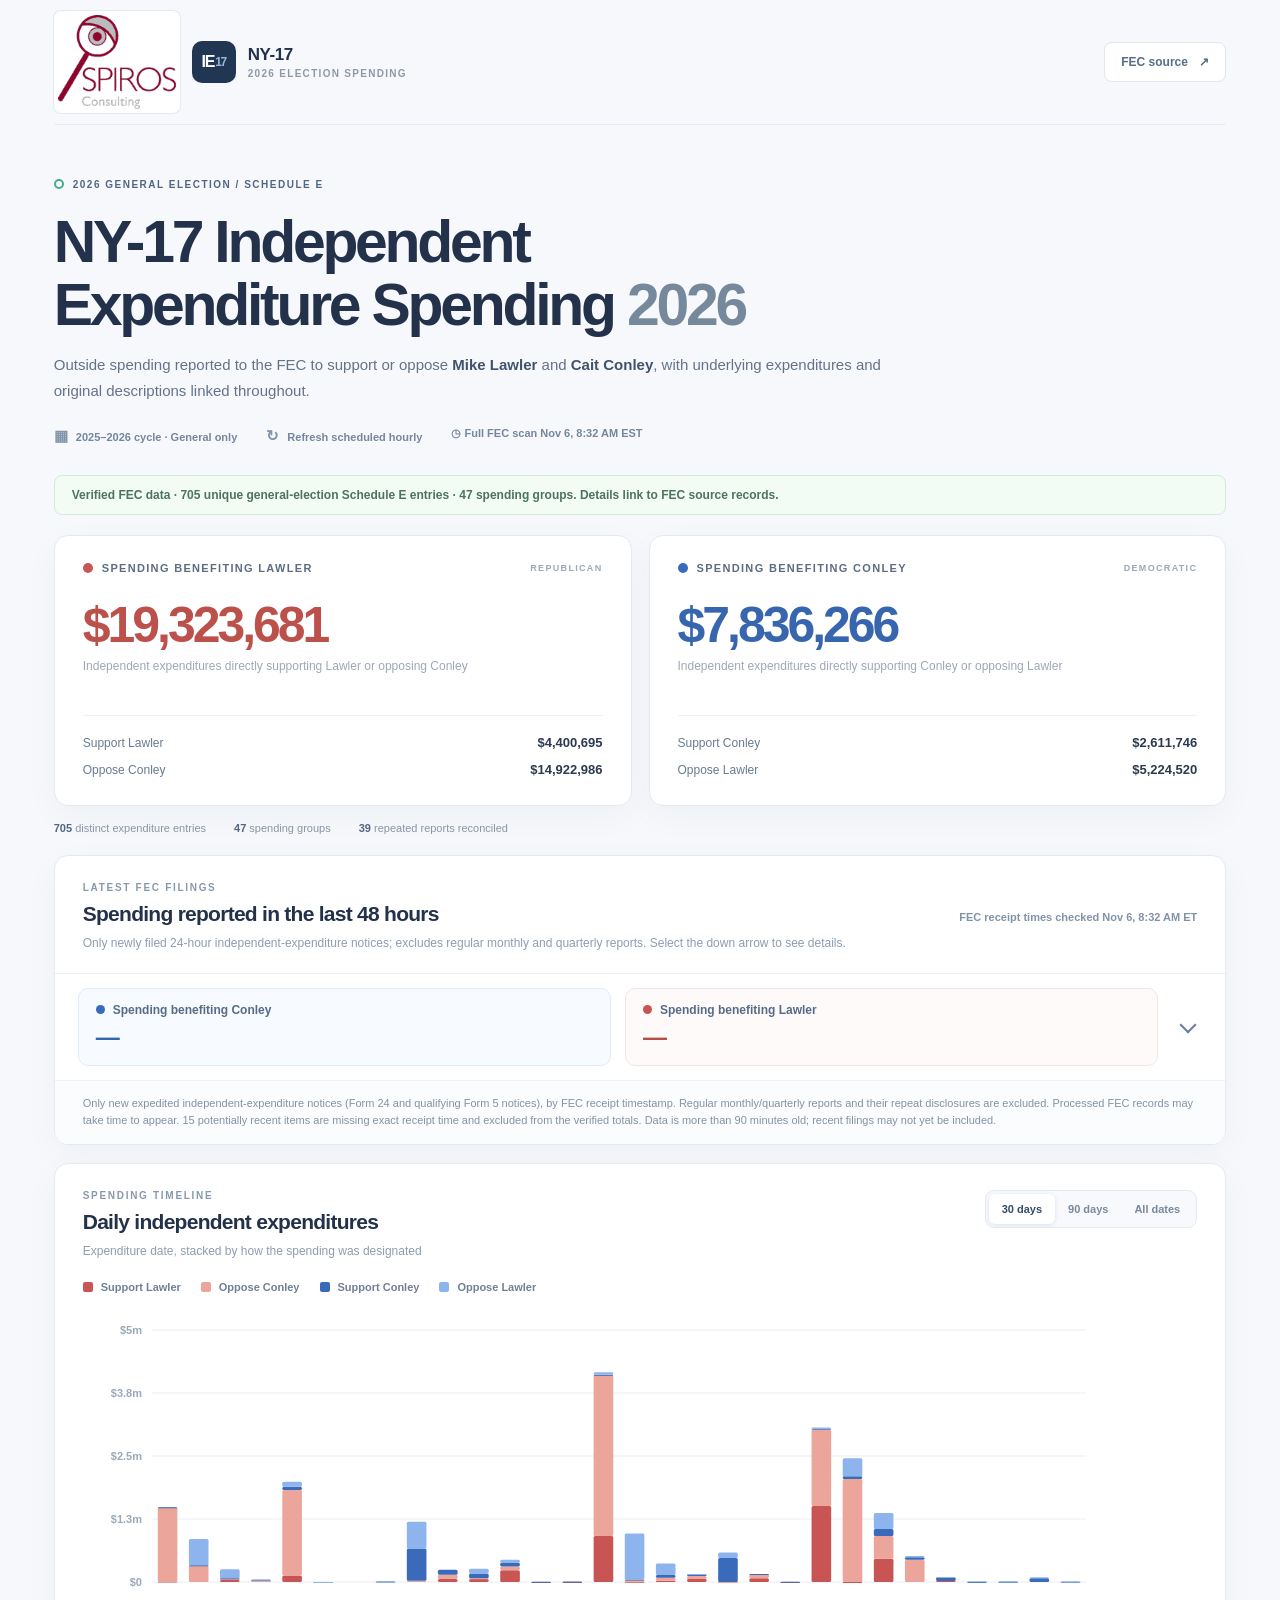
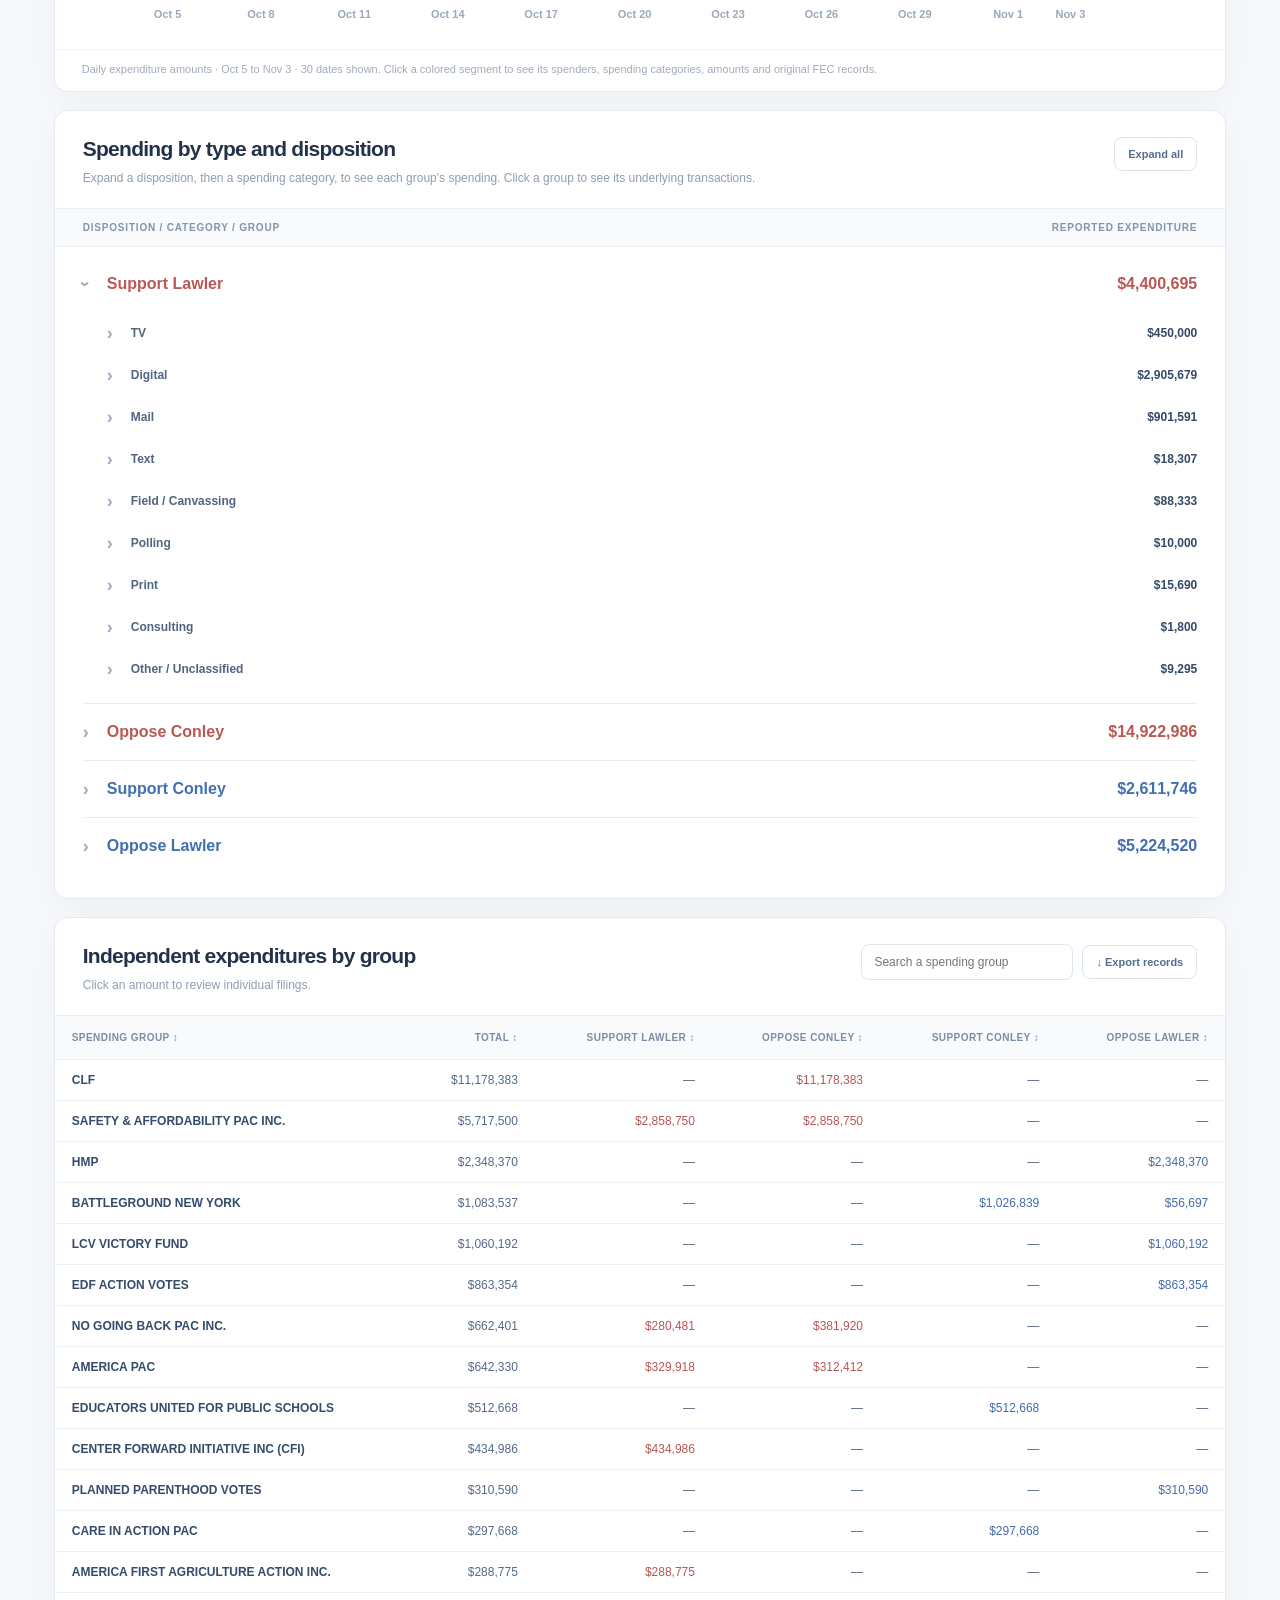
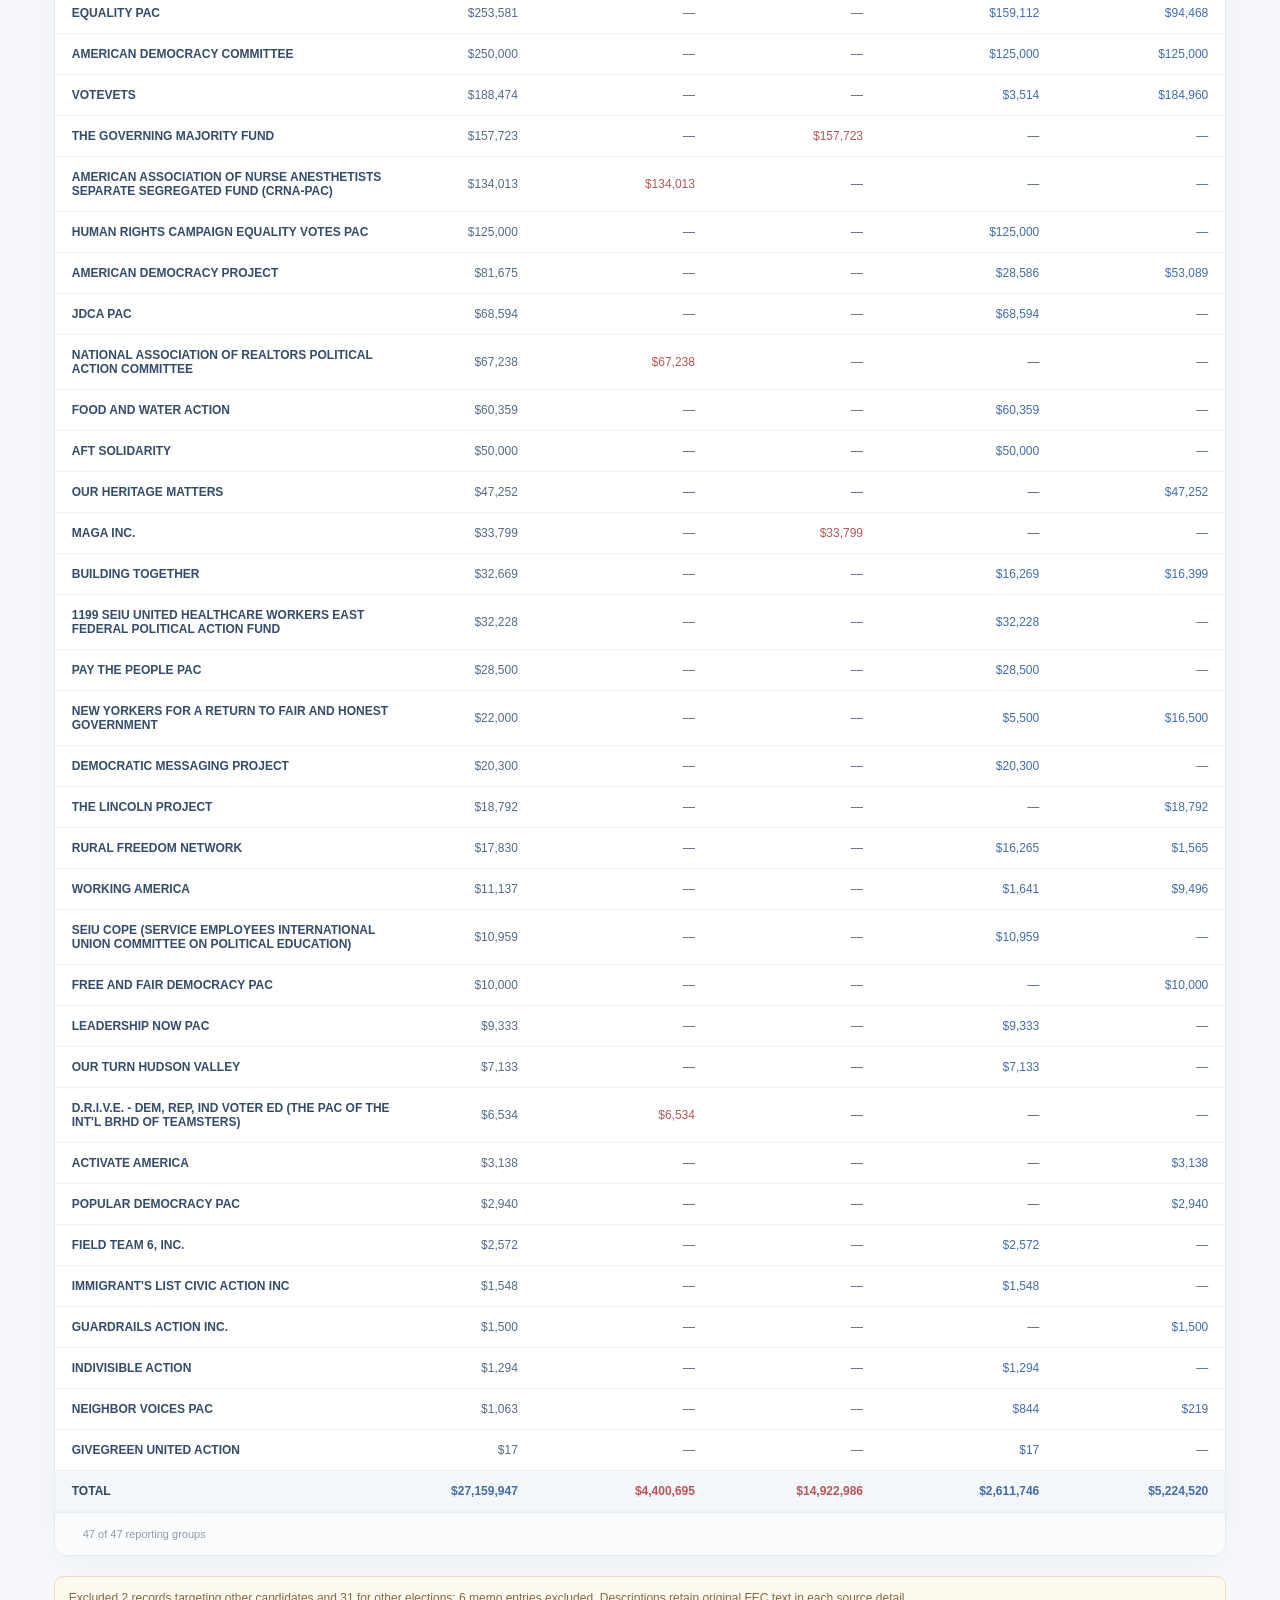
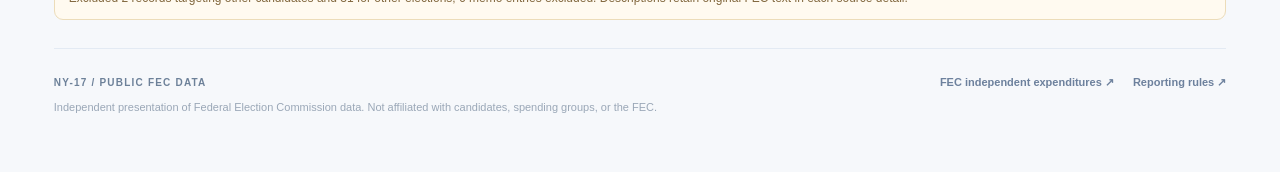
<file: index.html>
<!doctype html>
<html lang="en"><head><meta charset="utf-8"><meta name="viewport" content="width=device-width,initial-scale=1">
<meta http-equiv="refresh" content="0;url=./NY-17/"><meta name="robots" content="noindex">
<title>FEC Independent Expenditures</title><script>window.location.replace("./NY-17/");</script></head>
<body><p>Opening <a href="./NY-17/">NY-17 Independent Expenditure Reporting</a>.</p></body></html>
</file>
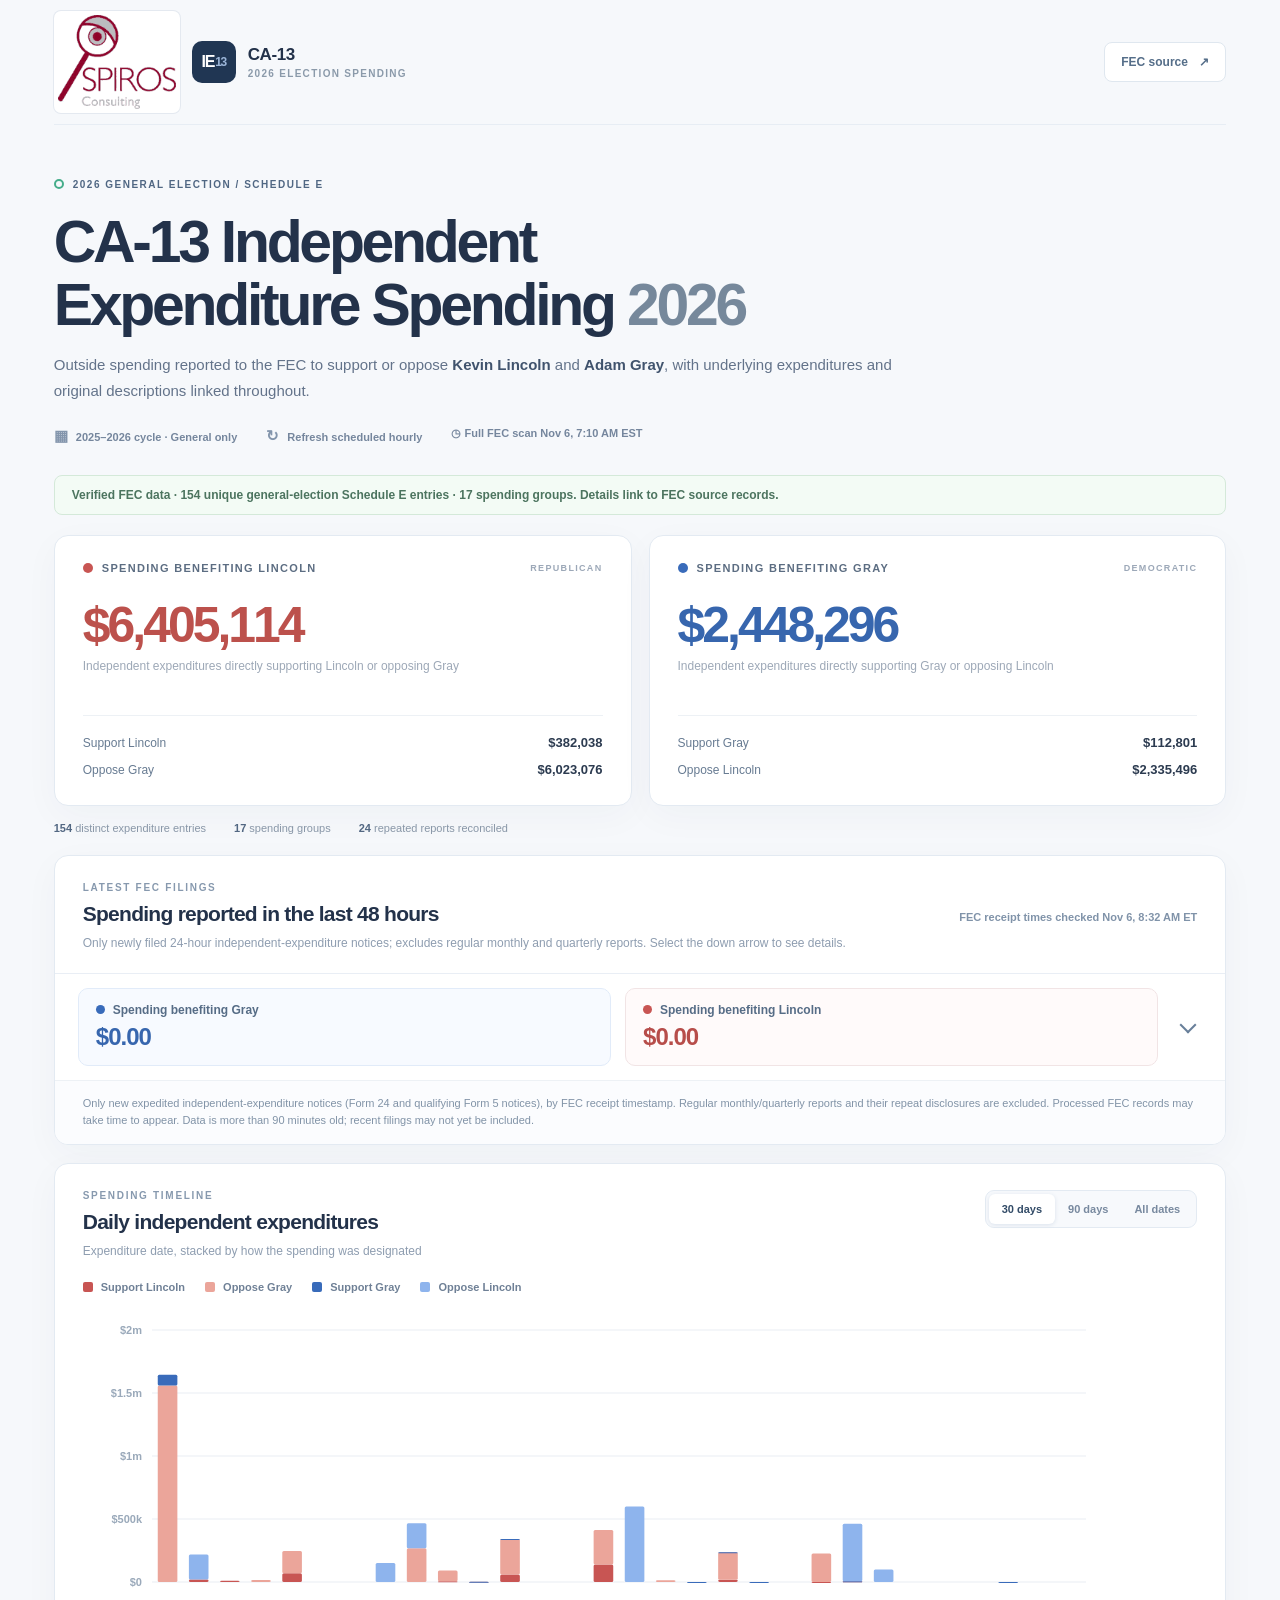
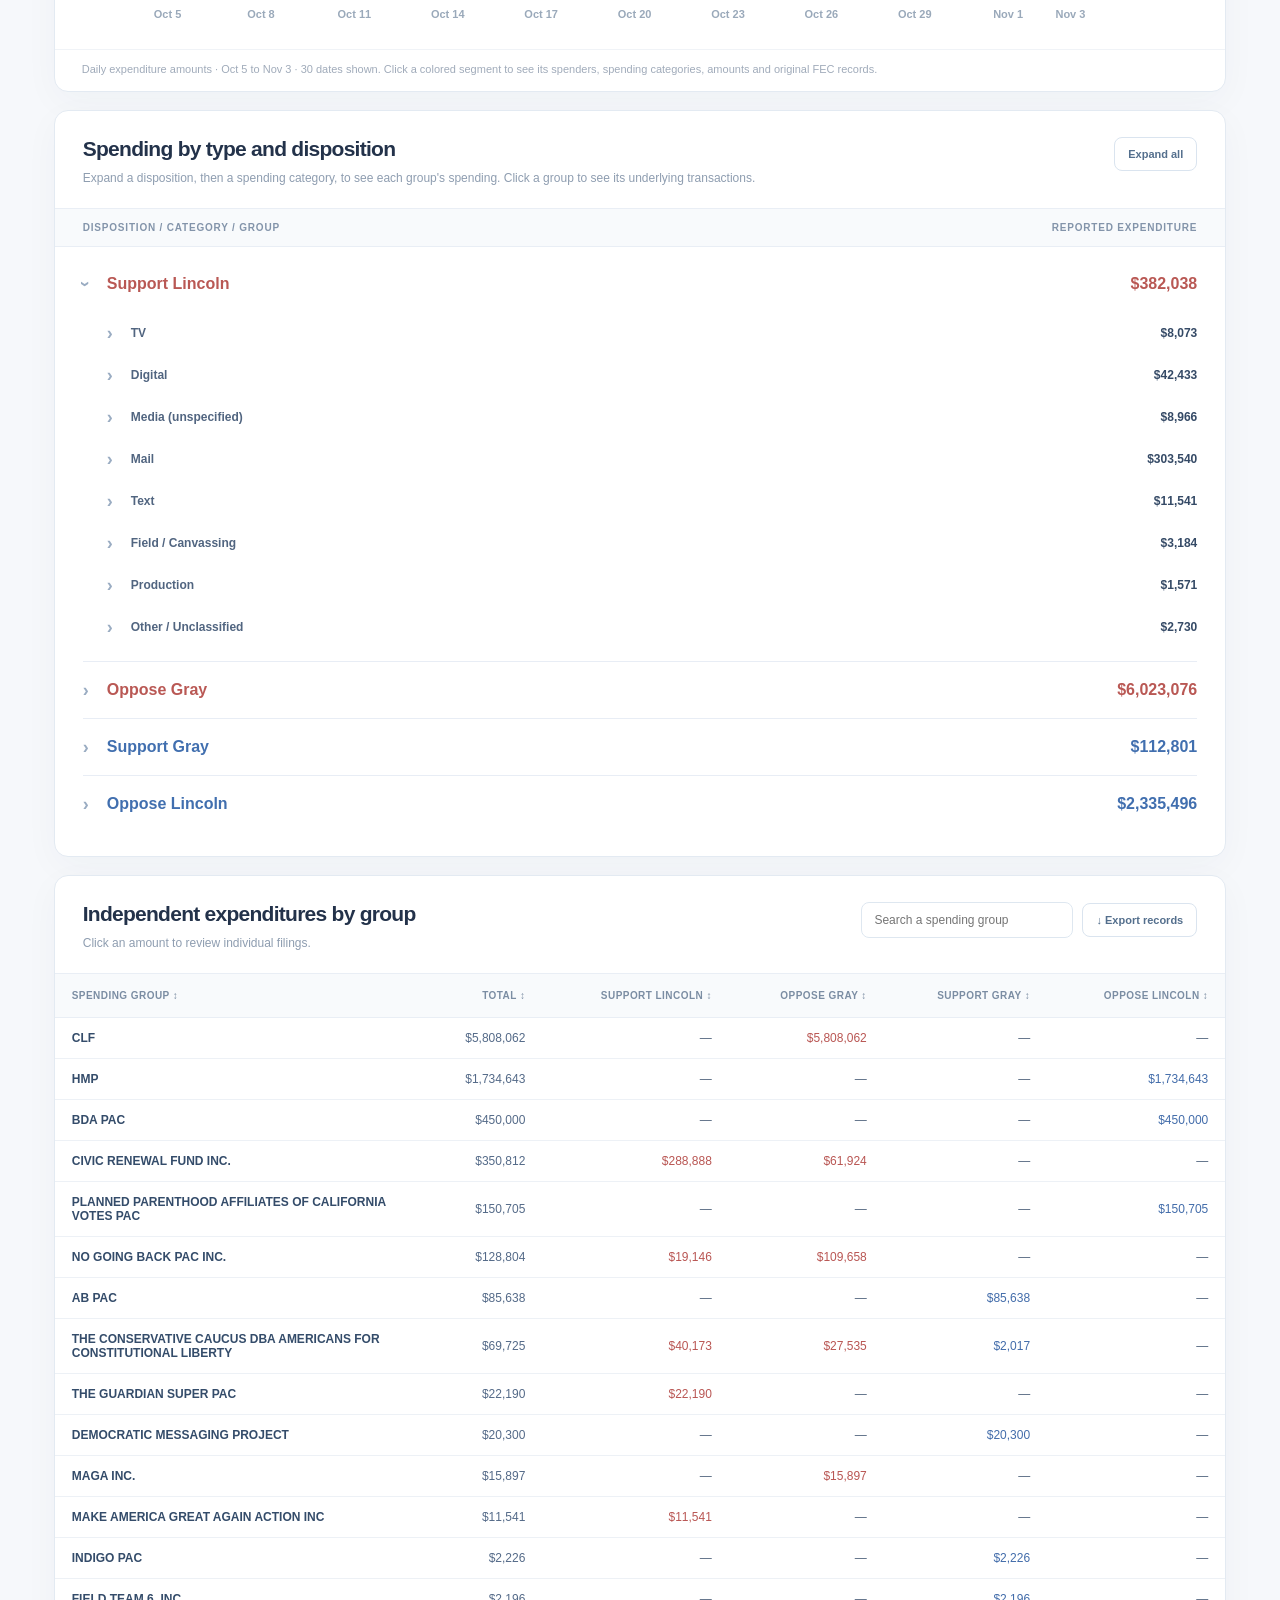
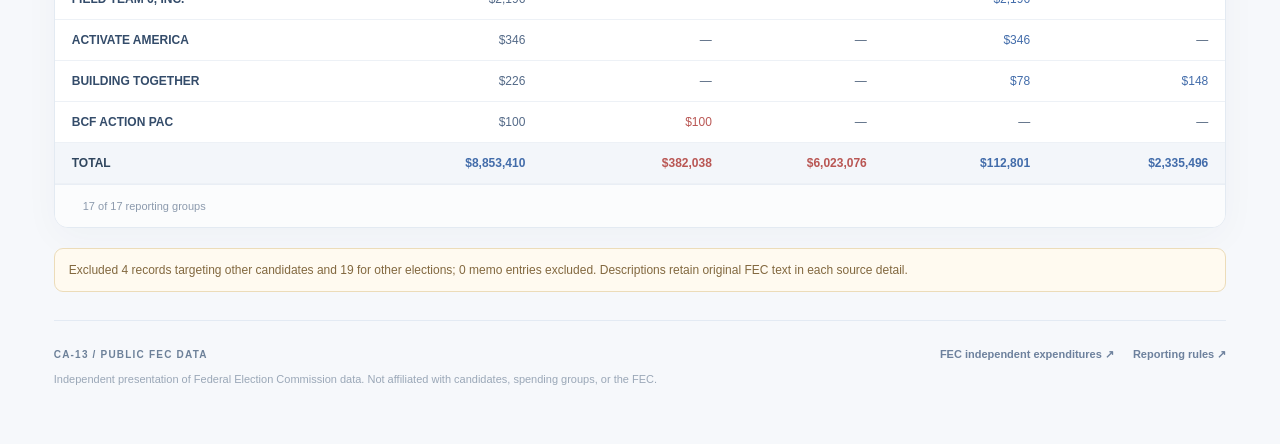
<file: CA-13/index.html>
<!doctype html>
<html lang="en">
<head>
  <meta charset="utf-8">
  <meta name="viewport" content="width=device-width, initial-scale=1">
  <meta name="theme-color" content="#f5f7fb">
  <meta name="description" content="CA-13 independent expenditures for the 2026 general election, grouped by candidate, group, day, and type. Each expenditure linked to its FEC source.">
  <title>CA-13 • 2026 Independent Expenditure Reporting</title>
  <link rel="stylesheet" href="../assets/styles.css?v=20261023-spiros-all-races-v1">
  <script defer src="../assets/app.js?v=20261021-nine-districts"></script>
  <script defer src="../assets/recent48.js?v=20261022-recent48-nine-races-v1"></script>
</head>
<body>
  <div class="page">
    <header class="topbar spiros-ie-header">
      <div class="brand"><img class="spiros-ie-logo" src="../assets/spiros-consulting-logo.png" alt="Spiros Consulting" width="160" height="127" decoding="async"><span class="brand-symbol">IE<span>13</span></span><div><strong>CA-13</strong><small>2026 Election Spending</small></div></div>
      <nav aria-label="Navigation and source"><a href="https://www.fec.gov/data/independent-expenditures/?data_type=processed&most_recent=true&candidate_office_state=CA&candidate_office_district=13" target="_blank" rel="noopener noreferrer">FEC source <span aria-hidden="true">↗</span></a></nav>
    </header>

    <main>
      <section class="hero">
        <div class="eyebrow"><span class="eyebrow-circle"></span> 2026 GENERAL ELECTION / SCHEDULE E</div>
        <h1>CA-13 Independent<br>Expenditure Spending <span>2026</span></h1>
        <p>Outside spending reported to the FEC to support or oppose <strong>Kevin Lincoln</strong> and <strong>Adam Gray</strong>, with underlying expenditures and original descriptions linked throughout.</p>
        <div class="hero-meta">
          <span> <span class="mini-icon">▦</span> 2025–2026 cycle · General only </span>
          <span> <span class="mini-icon">↻</span> Refresh scheduled hourly </span>
          <span id="last-updated"> <span class="mini-icon">◷</span> Awaiting verified FEC data </span>
        </div>
      </section>

      <div id="status" class="status pending" role="status" aria-live="polite">Loading FEC Schedule E records…</div>

      <section class="headline-metrics" aria-label="Independent spending benefiting candidates">
        <article class="metric lawler">
          <div class="metric-title"><span class="dot red"></span><span>SPENDING BENEFITING LINCOLN</span><span class="pill">REPUBLICAN</span></div>
          <div class="big-number" id="lawler-total">—</div>
          <div class="metric-desc">Independent expenditures directly supporting Lincoln or opposing Gray</div>
          <div class="metric-rows">
            <div><span>Support Lincoln</span><strong id="lawler-support">—</strong></div>
            <div><span>Oppose Gray</span><strong id="conley-oppose">—</strong></div>
          </div>
        </article>
        <article class="metric conley">
          <div class="metric-title"><span class="dot blue"></span><span>SPENDING BENEFITING GRAY</span><span class="pill">DEMOCRATIC</span></div>
          <div class="big-number" id="conley-total">—</div>
          <div class="metric-desc">Independent expenditures directly supporting Gray or opposing Lincoln</div>
          <div class="metric-rows">
            <div><span>Support Gray</span><strong id="conley-support">—</strong></div>
            <div><span>Oppose Lincoln</span><strong id="lawler-oppose">—</strong></div>
          </div>
        </article>
      </section>

      <section class="headline-foot" aria-label="Source details">
        <span><strong id="total-records">—</strong> distinct expenditure entries</span>
        <span><strong id="total-groups">—</strong> spending groups</span>
        <span><strong id="dedup-note">—</strong> repeated reports reconciled</span>
      </section>

      <section class="panel recent48-section" aria-labelledby="recent48-heading" id="recent48">
        <div class="panel-header recent48-header">
          <div>
            <div class="kicker">LATEST FEC FILINGS</div>
            <h2 id="recent48-heading">Spending reported in the last 48 hours</h2>
            <p>Only newly filed 24-hour independent-expenditure notices; excludes regular monthly and quarterly reports. Select the down arrow to see details.</p>
          </div>
          <span class="recent-updated" id="recent48-updated">Checking FEC receipt times…</span>
        </div>
        <div id="recent48-groups" aria-live="polite">
          <p class="recent-loading">Verifying recently reported expenditures…</p>
        </div>
        <p class="recent-note" id="recent48-note">The 48-hour window is based on FEC filing receipt time, not expenditure date.</p>
      </section>

      <section class="panel chart-section" aria-labelledby="daily-heading">
        <div class="panel-header">
          <div><div class="kicker">SPENDING TIMELINE</div><h2 id="daily-heading">Daily independent expenditures</h2><p>Expenditure date, stacked by how the spending was designated</p></div>
          <div class="segmented" aria-label="Chart time range">
            <button type="button" class="active" data-window="30" aria-pressed="true">30 days</button>
            <button type="button" data-window="90" aria-pressed="false">90 days</button>
            <button type="button" data-window="all" aria-pressed="false">All dates</button>
          </div>
        </div>
        <div id="legend" class="legend" aria-label="Spending dispositions"></div>
        <div id="chart-scroller" class="chart-scroller"><div id="chart" class="chart-host" role="group" aria-label="Interactive daily spending chart, select a colored segment for details"><div class="chart-pending">Awaiting FEC expenditure records</div></div></div>
        <p class="chart-note" id="chart-note">Click a colored segment to see its spenders, spending categories, amounts and original FEC records.</p>
      </section>

      <section class="panel pivot-section" aria-labelledby="pivot-heading">
        <div class="panel-header row-wrap">
          <div><h2 id="pivot-heading">Spending by type and disposition</h2><p>Expand a disposition, then a spending category, to see each group's spending. Click a group to see its underlying transactions.</p></div>
          <div><button id="expand-all" class="secondary-button" type="button">Expand all</button></div>
        </div>
        <div class="pivot-headers"><span>Disposition / category / group</span><span>Reported expenditure</span></div>
        <div id="pivot" class="pivot"><div class="table-placeholder">Waiting for verified expenditures</div></div>
      </section>

      <section class="panel group-section" aria-labelledby="groups-heading">
        <div class="panel-header row-wrap">
          <div><h2 id="groups-heading">Independent expenditures by group</h2><p>Click an amount to review individual filings.</p></div>
          <div class="table-actions"><label for="group-search" class="sr-only">Search spender</label><input id="group-search" placeholder="Search a spending group" type="search"><button type="button" id="csv-download" class="secondary-button" disabled>↓ Export records</button></div>
        </div>
        <div class="table-scroll">
          <table id="groups-table">
            <thead><tr>
              <th scope="col"><button data-sort="name">Spending group <span aria-hidden="true">↕</span></button></th>
              <th scope="col" class="num"><button data-sort="total">Total <span aria-hidden="true">↕</span></button></th>
              <th scope="col" class="num"><button data-sort="support_lawler">Support Lincoln <span aria-hidden="true">↕</span></button></th>
              <th scope="col" class="num"><button data-sort="oppose_conley">Oppose Gray <span aria-hidden="true">↕</span></button></th>
              <th scope="col" class="num"><button data-sort="support_conley">Support Gray <span aria-hidden="true">↕</span></button></th>
              <th scope="col" class="num"><button data-sort="oppose_lawler">Oppose Lincoln <span aria-hidden="true">↕</span></button></th>
            </tr></thead>
            <tbody id="group-rows"><tr><td colspan="6" class="table-placeholder">Waiting for verified FEC records</td></tr></tbody>
            <tfoot id="group-footer"></tfoot>
          </table>
        </div>
        <div class="table-bottom"><span id="group-count">No data loaded</span></div>
      </section>

      <div class="warnings" id="warnings" hidden></div>
    </main>

    <footer class="footer"><div><strong>CA-13 / PUBLIC FEC DATA</strong><p>Independent presentation of Federal Election Commission data. Not affiliated with candidates, spending groups, or the FEC.</p></div><div><a href="https://www.fec.gov/data/independent-expenditures/" target="_blank" rel="noopener noreferrer">FEC independent expenditures ↗</a><a href="https://www.fec.gov/help-candidates-and-committees/making-independent-expenditures/reporting-independent-expenditures-form-3x/" target="_blank" rel="noopener noreferrer">Reporting rules ↗</a></div></footer>
  </div>
  <dialog id="detail-dialog" class="detail-dialog">
    <header><div class="kicker">SOURCE RECORDS</div><h2 id="detail-title"></h2><p id="detail-summary"></p><button type="button" id="detail-close" aria-label="Close details">×</button></header>
    <div class="detail-scroller" id="detail-scroller">
      <section class="daily-breakdown" id="daily-breakdown" hidden aria-label="Daily spending summarized by spender and category">
        <div class="daily-breakdown-header"><h3>Spending breakdown</h3><p id="daily-breakdown-note"></p></div>
        <table class="daily-breakdown-table">
          <thead><tr><th scope="col">Spender</th><th scope="col">Category of spend</th><th scope="col" class="num">Amount</th></tr></thead>
          <tbody id="daily-breakdown-rows"></tbody>
        </table>
      </section>
      <h3 class="detail-source-heading" id="detail-source-heading" hidden>Individual expenditures and original FEC records</h3>
      <table class="source-table">
        <thead><tr><th scope="col">Date</th><th scope="col">Spender</th><th scope="col">Category of spend</th><th scope="col">Original description / payee</th><th scope="col">Disposition</th><th scope="col" class="num">Amount / FEC source</th></tr></thead>
        <tbody id="detail-rows"></tbody>
      </table>
    </div>
    <div class="dialog-foot">Descriptions are from the original FEC itemization. Spend categories are standardized by this dashboard for browsing.</div>
  </dialog>
</body>
</html>
</file>
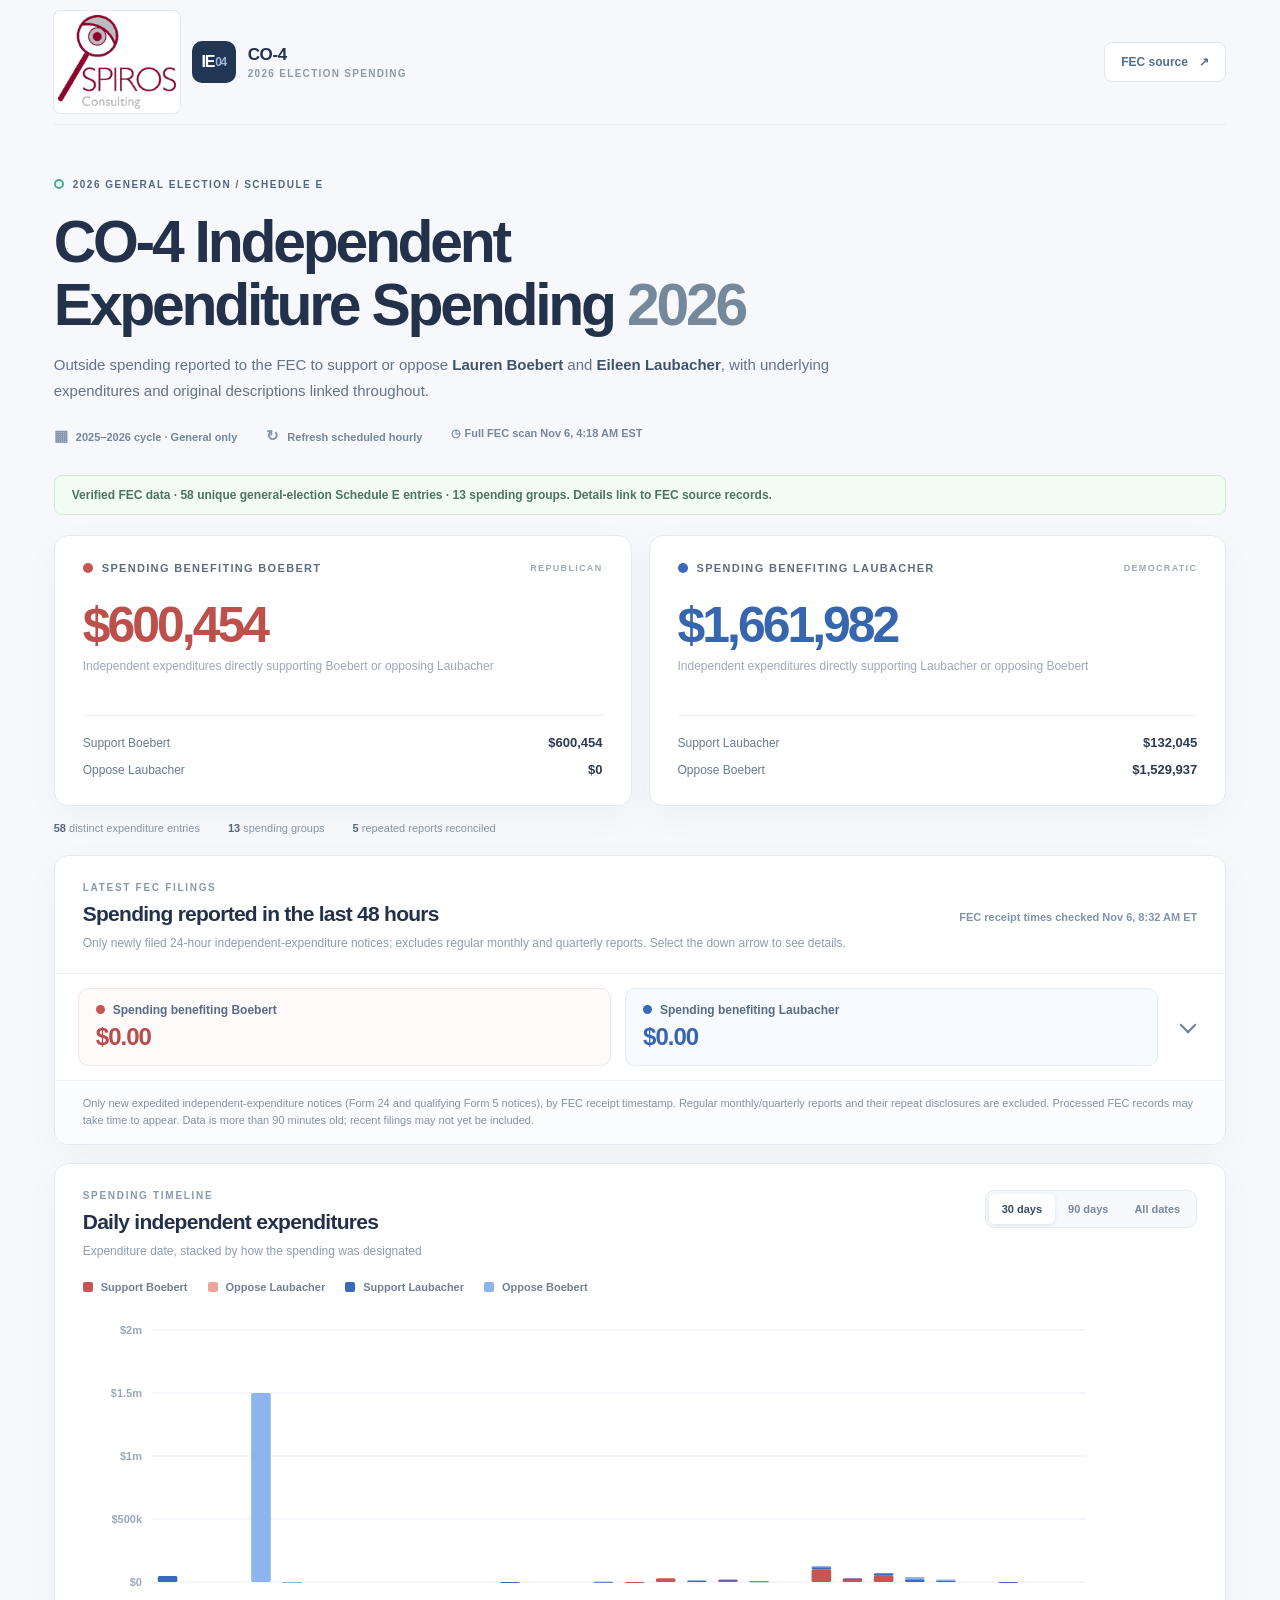
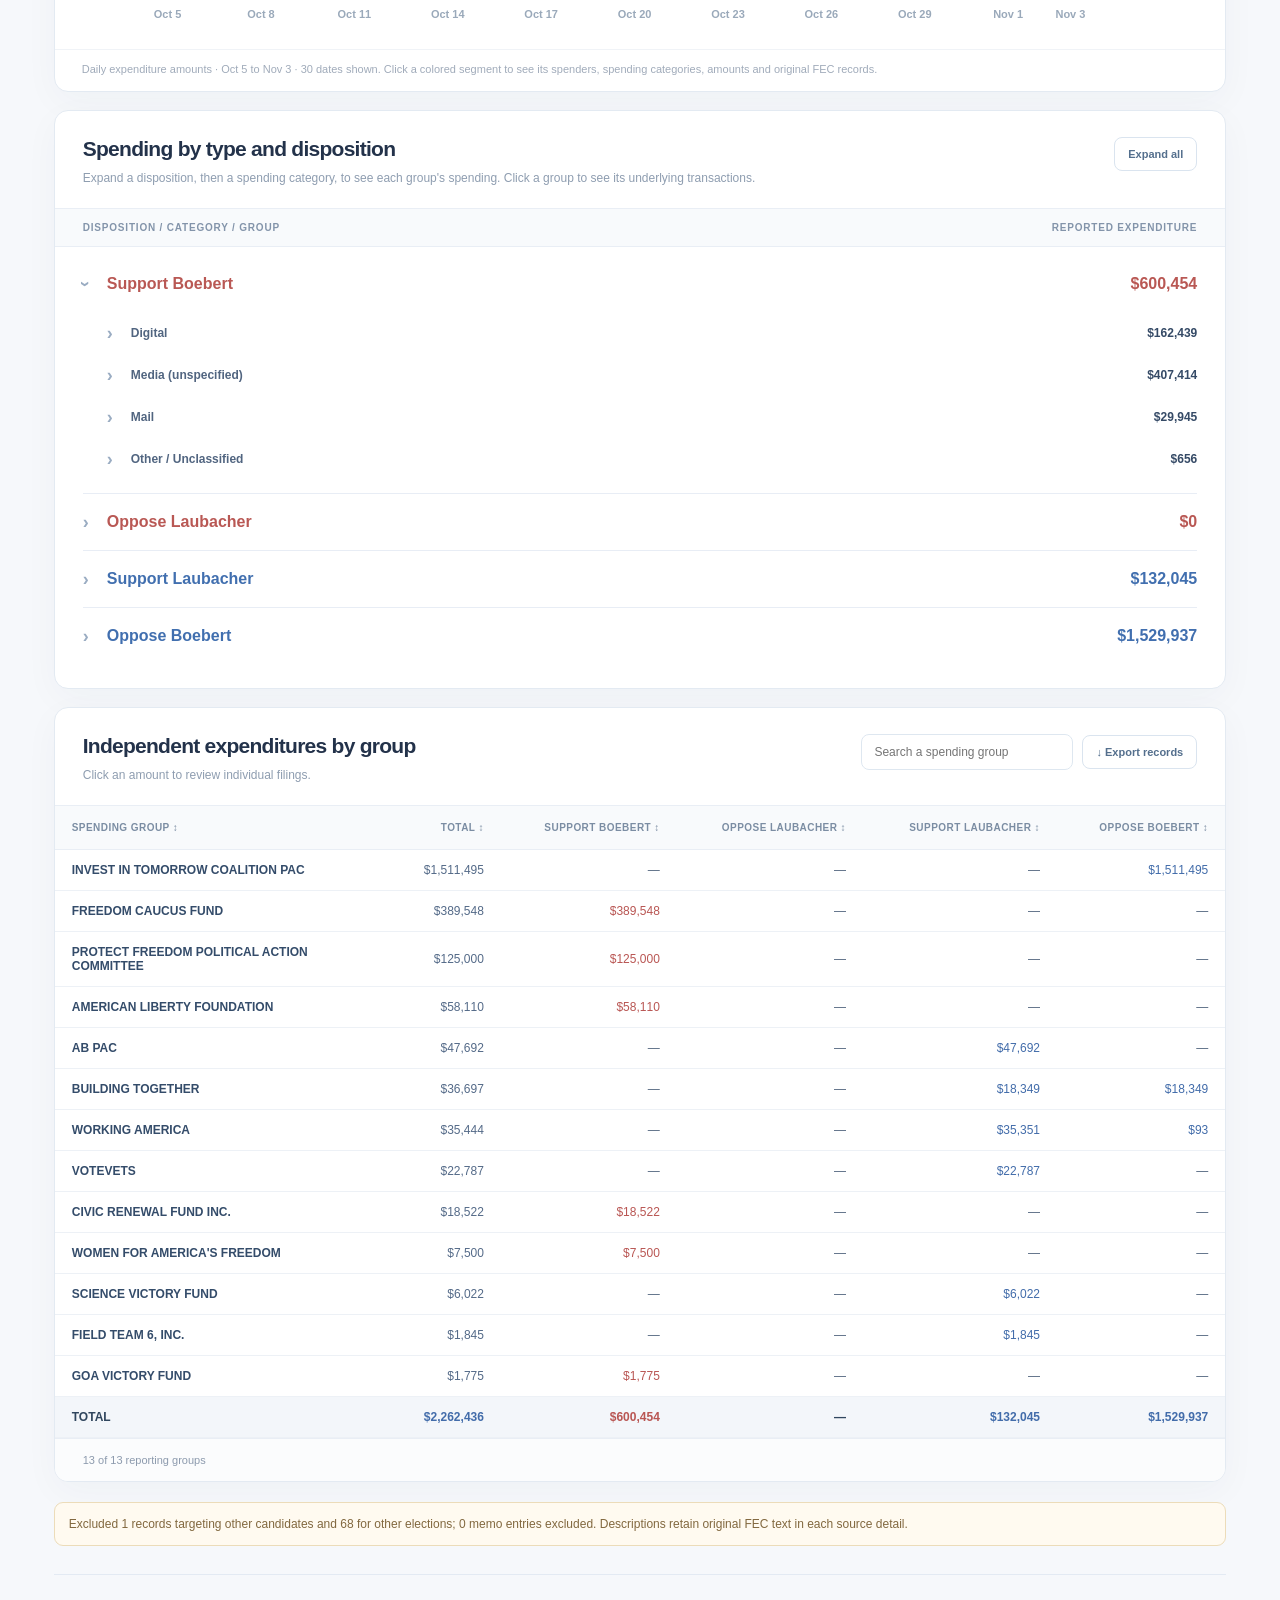
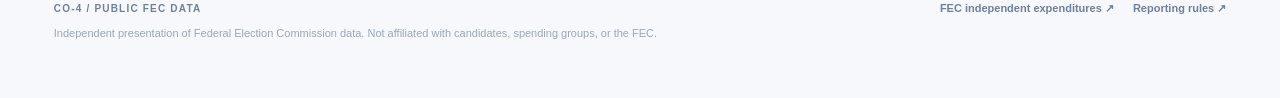
<file: CO-4/index.html>
<!doctype html>
<html lang="en">
<head>
  <meta charset="utf-8">
  <meta name="viewport" content="width=device-width, initial-scale=1">
  <meta name="theme-color" content="#f5f7fb">
  <meta name="description" content="CO-4 independent expenditures for the 2026 general election, grouped by candidate, group, day, and type. Each expenditure linked to its FEC source.">
  <title>CO-4 • 2026 Independent Expenditure Reporting</title>
  <link rel="stylesheet" href="../assets/styles.css?v=20261023-spiros-all-races-v1">
  <script defer src="../assets/app.js?v=20261021-nine-districts"></script>
  <script defer src="../assets/recent48.js?v=20261022-recent48-nine-races-v1"></script>
</head>
<body>
  <div class="page">
    <header class="topbar spiros-ie-header">
      <div class="brand"><img class="spiros-ie-logo" src="../assets/spiros-consulting-logo.png" alt="Spiros Consulting" width="160" height="127" decoding="async"><span class="brand-symbol">IE<span>04</span></span><div><strong>CO-4</strong><small>2026 Election Spending</small></div></div>
      <nav aria-label="Navigation and source"><a href="https://www.fec.gov/data/independent-expenditures/?data_type=processed&most_recent=true&candidate_office_state=CO&candidate_office_district=04" target="_blank" rel="noopener noreferrer">FEC source <span aria-hidden="true">↗</span></a></nav>
    </header>

    <main>
      <section class="hero">
        <div class="eyebrow"><span class="eyebrow-circle"></span> 2026 GENERAL ELECTION / SCHEDULE E</div>
        <h1>CO-4 Independent<br>Expenditure Spending <span>2026</span></h1>
        <p>Outside spending reported to the FEC to support or oppose <strong>Lauren Boebert</strong> and <strong>Eileen Laubacher</strong>, with underlying expenditures and original descriptions linked throughout.</p>
        <div class="hero-meta">
          <span> <span class="mini-icon">▦</span> 2025–2026 cycle · General only </span>
          <span> <span class="mini-icon">↻</span> Refresh scheduled hourly </span>
          <span id="last-updated"> <span class="mini-icon">◷</span> Awaiting verified FEC data </span>
        </div>
      </section>

      <div id="status" class="status pending" role="status" aria-live="polite">Loading FEC Schedule E records…</div>

      <section class="headline-metrics" aria-label="Independent spending benefiting candidates">
        <article class="metric lawler">
          <div class="metric-title"><span class="dot red"></span><span>SPENDING BENEFITING BOEBERT</span><span class="pill">REPUBLICAN</span></div>
          <div class="big-number" id="lawler-total">—</div>
          <div class="metric-desc">Independent expenditures directly supporting Boebert or opposing Laubacher</div>
          <div class="metric-rows">
            <div><span>Support Boebert</span><strong id="lawler-support">—</strong></div>
            <div><span>Oppose Laubacher</span><strong id="conley-oppose">—</strong></div>
          </div>
        </article>
        <article class="metric conley">
          <div class="metric-title"><span class="dot blue"></span><span>SPENDING BENEFITING LAUBACHER</span><span class="pill">DEMOCRATIC</span></div>
          <div class="big-number" id="conley-total">—</div>
          <div class="metric-desc">Independent expenditures directly supporting Laubacher or opposing Boebert</div>
          <div class="metric-rows">
            <div><span>Support Laubacher</span><strong id="conley-support">—</strong></div>
            <div><span>Oppose Boebert</span><strong id="lawler-oppose">—</strong></div>
          </div>
        </article>
      </section>

      <section class="headline-foot" aria-label="Source details">
        <span><strong id="total-records">—</strong> distinct expenditure entries</span>
        <span><strong id="total-groups">—</strong> spending groups</span>
        <span><strong id="dedup-note">—</strong> repeated reports reconciled</span>
      </section>

      <section class="panel recent48-section" aria-labelledby="recent48-heading" id="recent48">
        <div class="panel-header recent48-header">
          <div>
            <div class="kicker">LATEST FEC FILINGS</div>
            <h2 id="recent48-heading">Spending reported in the last 48 hours</h2>
            <p>Only newly filed 24-hour independent-expenditure notices; excludes regular monthly and quarterly reports. Select the down arrow to see details.</p>
          </div>
          <span class="recent-updated" id="recent48-updated">Checking FEC receipt times…</span>
        </div>
        <div id="recent48-groups" aria-live="polite">
          <p class="recent-loading">Verifying recently reported expenditures…</p>
        </div>
        <p class="recent-note" id="recent48-note">The 48-hour window is based on FEC filing receipt time, not expenditure date.</p>
      </section>

      <section class="panel chart-section" aria-labelledby="daily-heading">
        <div class="panel-header">
          <div><div class="kicker">SPENDING TIMELINE</div><h2 id="daily-heading">Daily independent expenditures</h2><p>Expenditure date, stacked by how the spending was designated</p></div>
          <div class="segmented" aria-label="Chart time range">
            <button type="button" class="active" data-window="30" aria-pressed="true">30 days</button>
            <button type="button" data-window="90" aria-pressed="false">90 days</button>
            <button type="button" data-window="all" aria-pressed="false">All dates</button>
          </div>
        </div>
        <div id="legend" class="legend" aria-label="Spending dispositions"></div>
        <div id="chart-scroller" class="chart-scroller"><div id="chart" class="chart-host" role="group" aria-label="Interactive daily spending chart, select a colored segment for details"><div class="chart-pending">Awaiting FEC expenditure records</div></div></div>
        <p class="chart-note" id="chart-note">Click a colored segment to see its spenders, spending categories, amounts and original FEC records.</p>
      </section>

      <section class="panel pivot-section" aria-labelledby="pivot-heading">
        <div class="panel-header row-wrap">
          <div><h2 id="pivot-heading">Spending by type and disposition</h2><p>Expand a disposition, then a spending category, to see each group's spending. Click a group to see its underlying transactions.</p></div>
          <div><button id="expand-all" class="secondary-button" type="button">Expand all</button></div>
        </div>
        <div class="pivot-headers"><span>Disposition / category / group</span><span>Reported expenditure</span></div>
        <div id="pivot" class="pivot"><div class="table-placeholder">Waiting for verified expenditures</div></div>
      </section>

      <section class="panel group-section" aria-labelledby="groups-heading">
        <div class="panel-header row-wrap">
          <div><h2 id="groups-heading">Independent expenditures by group</h2><p>Click an amount to review individual filings.</p></div>
          <div class="table-actions"><label for="group-search" class="sr-only">Search spender</label><input id="group-search" placeholder="Search a spending group" type="search"><button type="button" id="csv-download" class="secondary-button" disabled>↓ Export records</button></div>
        </div>
        <div class="table-scroll">
          <table id="groups-table">
            <thead><tr>
              <th scope="col"><button data-sort="name">Spending group <span aria-hidden="true">↕</span></button></th>
              <th scope="col" class="num"><button data-sort="total">Total <span aria-hidden="true">↕</span></button></th>
              <th scope="col" class="num"><button data-sort="support_lawler">Support Boebert <span aria-hidden="true">↕</span></button></th>
              <th scope="col" class="num"><button data-sort="oppose_conley">Oppose Laubacher <span aria-hidden="true">↕</span></button></th>
              <th scope="col" class="num"><button data-sort="support_conley">Support Laubacher <span aria-hidden="true">↕</span></button></th>
              <th scope="col" class="num"><button data-sort="oppose_lawler">Oppose Boebert <span aria-hidden="true">↕</span></button></th>
            </tr></thead>
            <tbody id="group-rows"><tr><td colspan="6" class="table-placeholder">Waiting for verified FEC records</td></tr></tbody>
            <tfoot id="group-footer"></tfoot>
          </table>
        </div>
        <div class="table-bottom"><span id="group-count">No data loaded</span></div>
      </section>

      <div class="warnings" id="warnings" hidden></div>
    </main>

    <footer class="footer"><div><strong>CO-4 / PUBLIC FEC DATA</strong><p>Independent presentation of Federal Election Commission data. Not affiliated with candidates, spending groups, or the FEC.</p></div><div><a href="https://www.fec.gov/data/independent-expenditures/" target="_blank" rel="noopener noreferrer">FEC independent expenditures ↗</a><a href="https://www.fec.gov/help-candidates-and-committees/making-independent-expenditures/reporting-independent-expenditures-form-3x/" target="_blank" rel="noopener noreferrer">Reporting rules ↗</a></div></footer>
  </div>
  <dialog id="detail-dialog" class="detail-dialog">
    <header><div class="kicker">SOURCE RECORDS</div><h2 id="detail-title"></h2><p id="detail-summary"></p><button type="button" id="detail-close" aria-label="Close details">×</button></header>
    <div class="detail-scroller" id="detail-scroller">
      <section class="daily-breakdown" id="daily-breakdown" hidden aria-label="Daily spending summarized by spender and category">
        <div class="daily-breakdown-header"><h3>Spending breakdown</h3><p id="daily-breakdown-note"></p></div>
        <table class="daily-breakdown-table">
          <thead><tr><th scope="col">Spender</th><th scope="col">Category of spend</th><th scope="col" class="num">Amount</th></tr></thead>
          <tbody id="daily-breakdown-rows"></tbody>
        </table>
      </section>
      <h3 class="detail-source-heading" id="detail-source-heading" hidden>Individual expenditures and original FEC records</h3>
      <table class="source-table">
        <thead><tr><th scope="col">Date</th><th scope="col">Spender</th><th scope="col">Category of spend</th><th scope="col">Original description / payee</th><th scope="col">Disposition</th><th scope="col" class="num">Amount / FEC source</th></tr></thead>
        <tbody id="detail-rows"></tbody>
      </table>
    </div>
    <div class="dialog-foot">Descriptions are from the original FEC itemization. Spend categories are standardized by this dashboard for browsing.</div>
  </dialog>
</body>
</html>
</file>
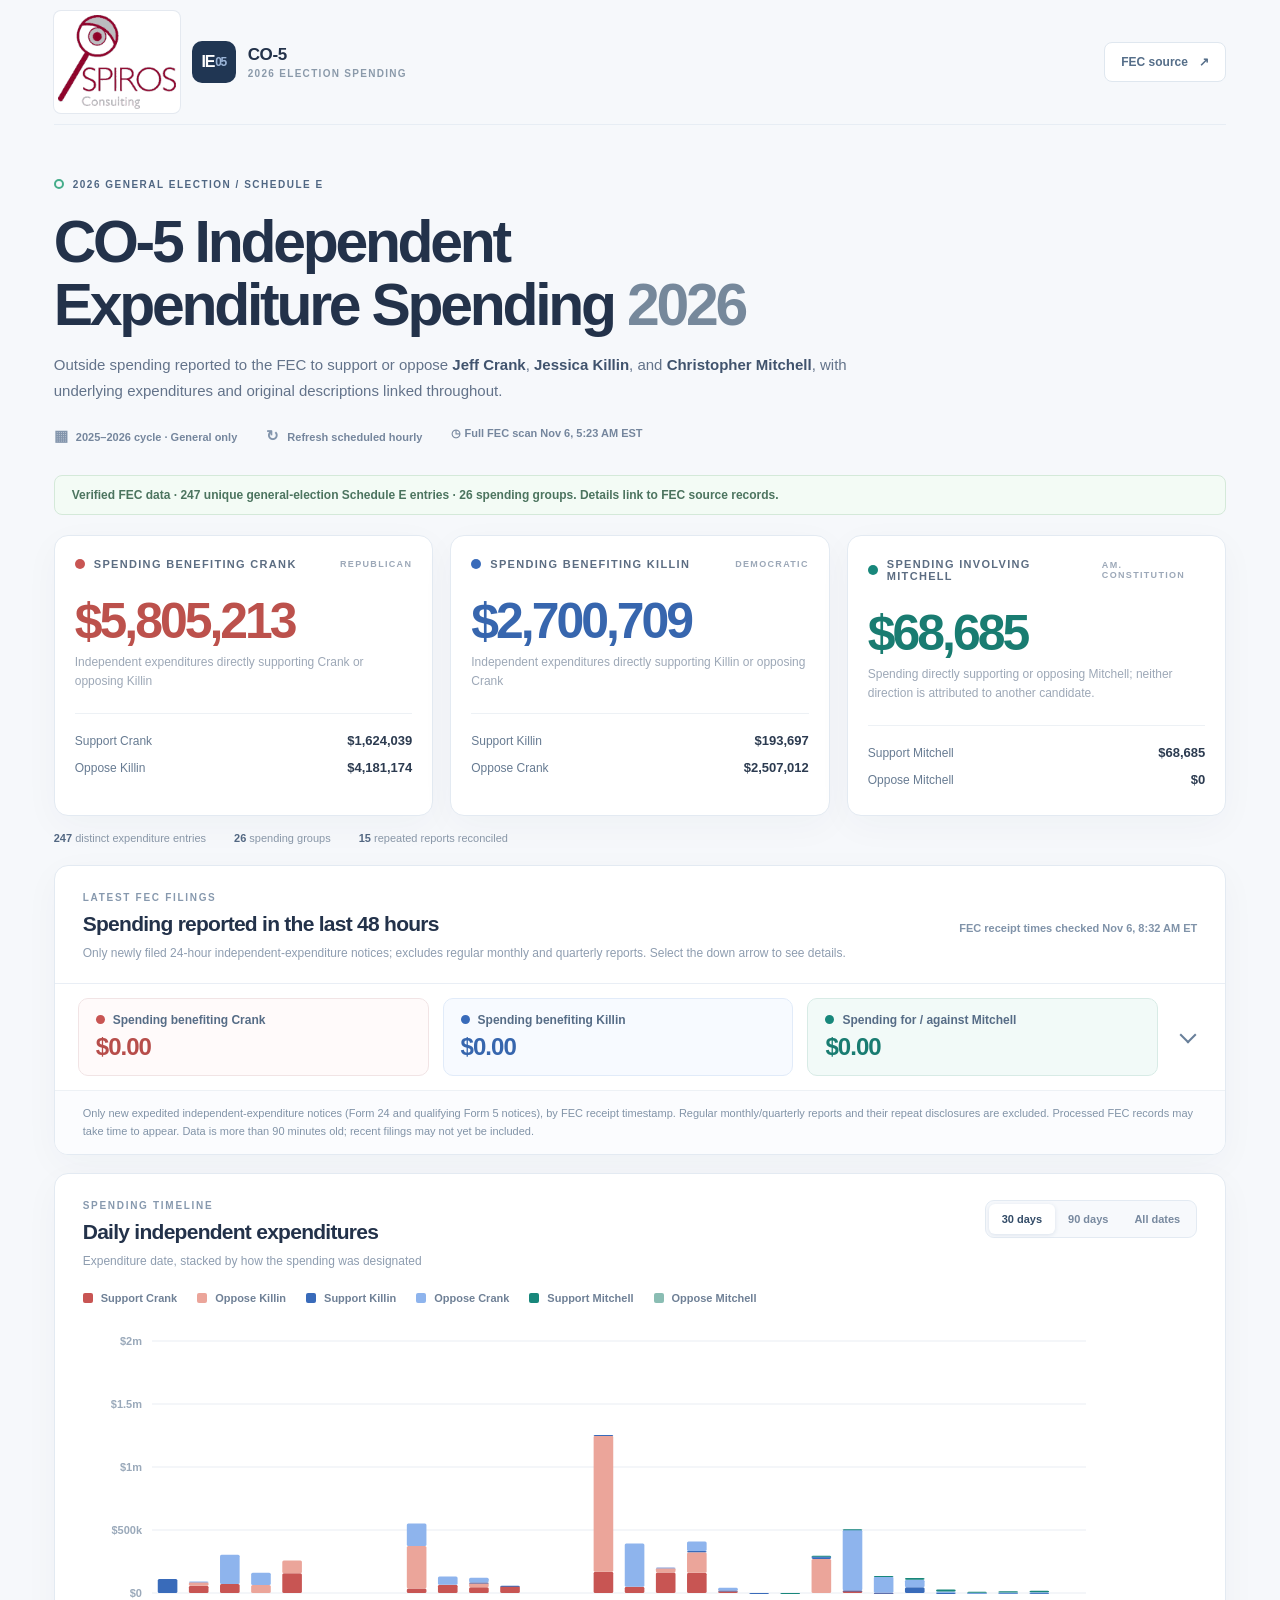
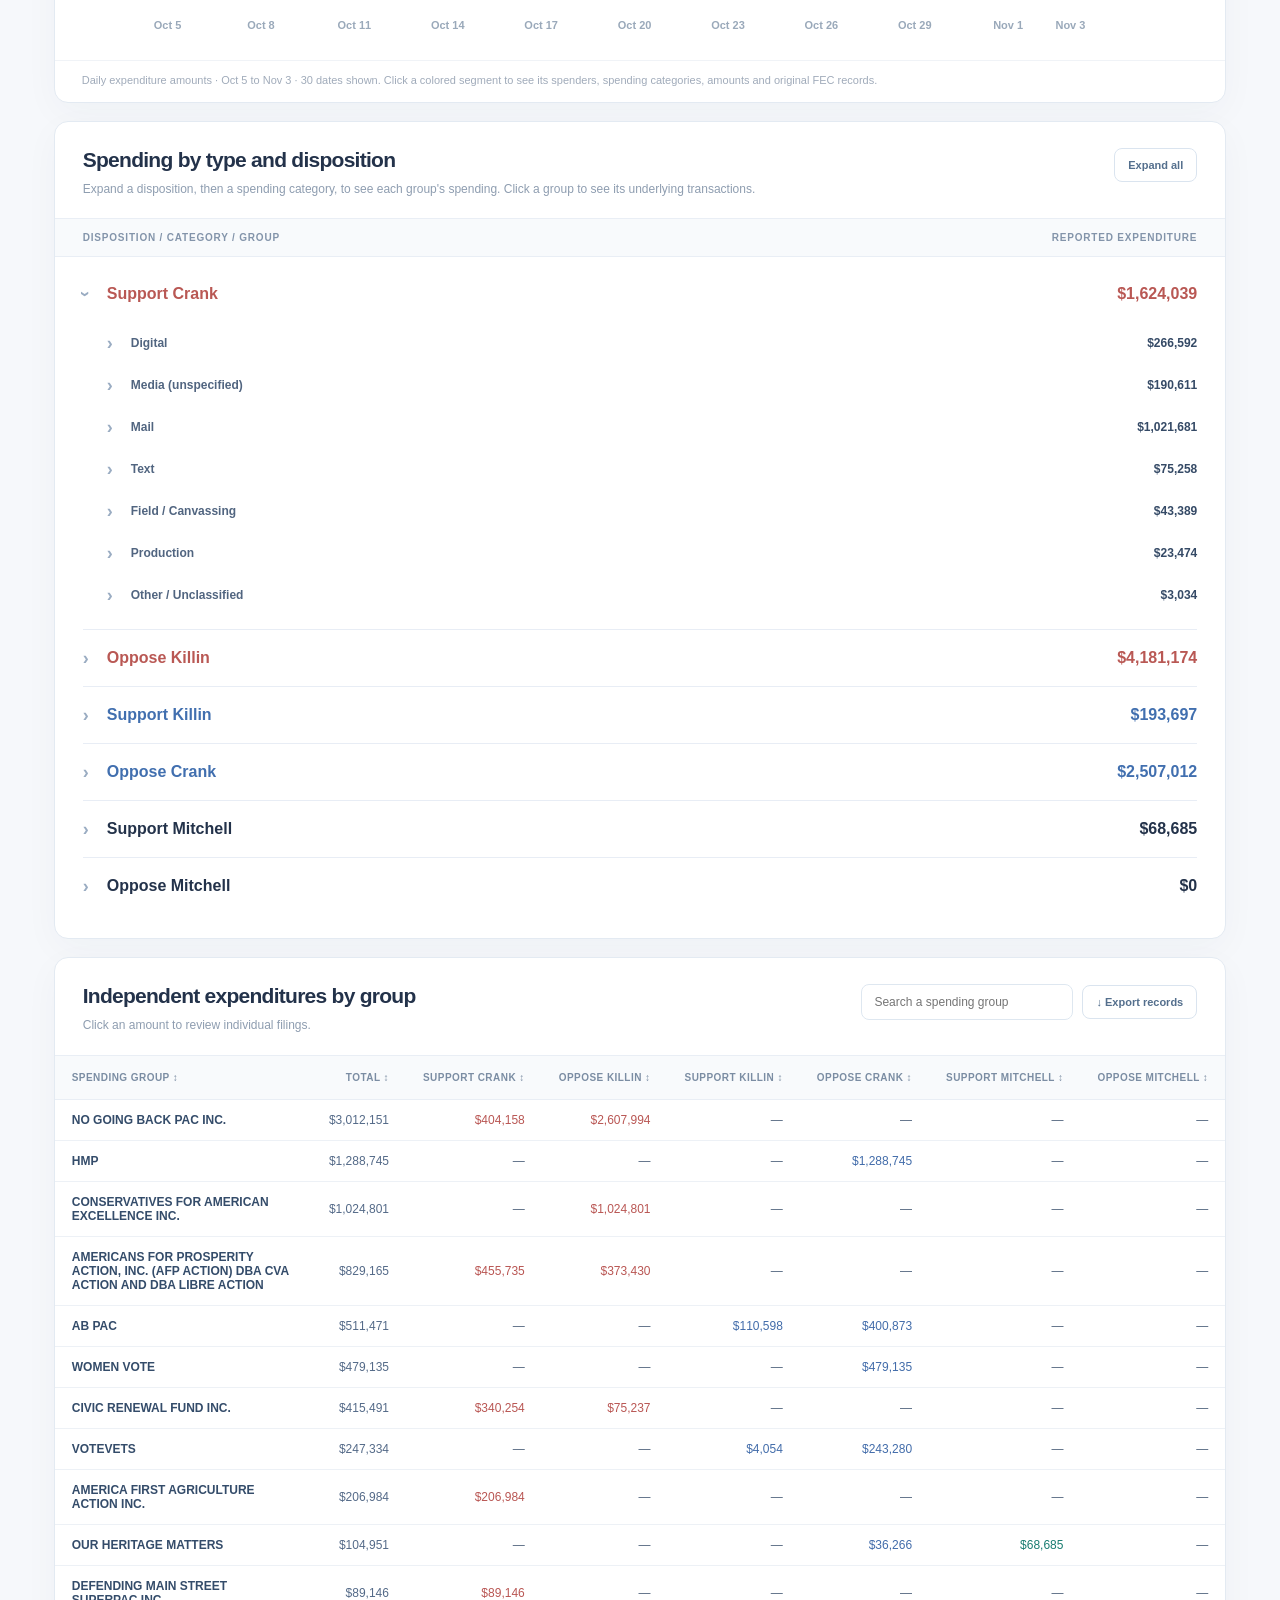
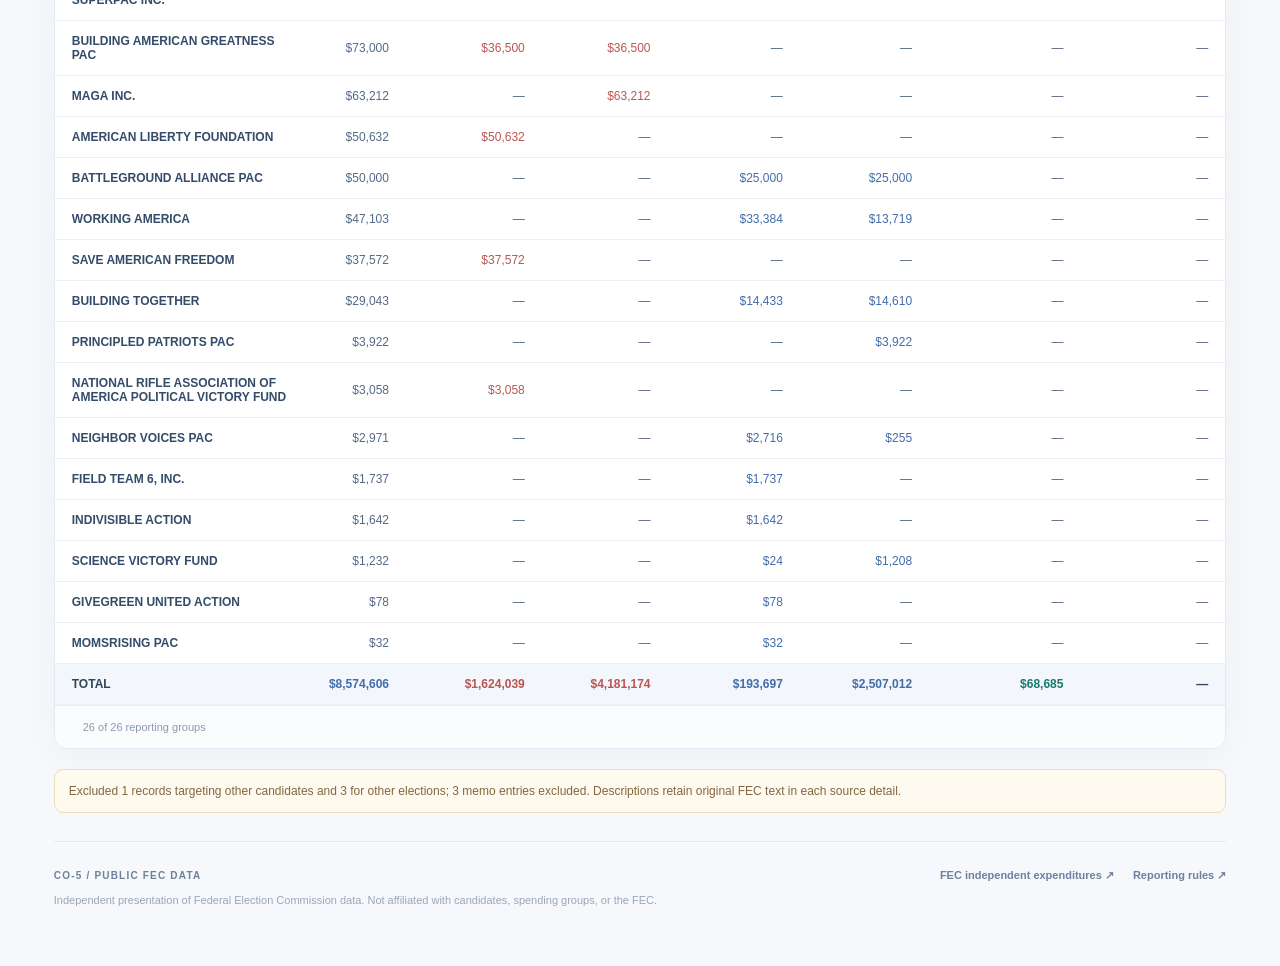
<file: CO-5/index.html>
<!doctype html>
<html lang="en">
<head>
  <meta charset="utf-8">
  <meta name="viewport" content="width=device-width, initial-scale=1">
  <meta name="theme-color" content="#f5f7fb">
  <meta name="description" content="CO-5 independent expenditures for the 2026 general election, grouped by candidate, group, day, and type. Each expenditure linked to its FEC source.">
  <title>CO-5 • 2026 Independent Expenditure Reporting</title>
  <link rel="stylesheet" href="../assets/styles.css?v=20261023-spiros-all-races-v1">
  <script defer src="../assets/app.js?v=20261103-co5-mitchell"></script>
  <script defer src="../assets/recent48.js?v=20261022-recent48-nine-races-v1-mitchell"></script>
  <style>
    /* CO-5 only: display a third tracked candidate without affecting other races. */
    .co5-three-candidates .metric.mitchell .big-number { color:#197c71 }
    .co5-three-candidates .dot.teal,
    .co5-three-candidates .recent-dot.teal { background:#18877b }
    .co5-three-candidates .recent48-overview-metric.teal { background:#f2faf8;border-color:#d8ebe6 }
    .co5-three-candidates .recent48-overview-metric.teal .recent48-metric-total { color:#197c71 }
    .co5-three-candidates .recent-beneficiary-header.teal { background:#f2faf8 }
    .co5-three-candidates .recent-beneficiary-header.teal .recent-total { color:#197c71 }
    .co5-three-candidates .amount-link.teal-link { color:#197c71 }
    @media (min-width:1000px) {
      .co5-three-candidates .headline-metrics,
      .co5-three-candidates .recent48-overview-metrics { grid-template-columns:repeat(3,minmax(0,1fr)) }
      .co5-three-candidates .metric { padding:22px 20px }
    }
    @media (min-width:671px) and (max-width:999px) {
      .co5-three-candidates .metric.mitchell,
      .co5-three-candidates .recent48-overview-metric.teal { grid-column:1/-1 }
    }
  </style>
</head>
<body class="co5-three-candidates">
  <div class="page">
    <header class="topbar spiros-ie-header">
      <div class="brand"><img class="spiros-ie-logo" src="../assets/spiros-consulting-logo.png" alt="Spiros Consulting" width="160" height="127" decoding="async"><span class="brand-symbol">IE<span>05</span></span><div><strong>CO-5</strong><small>2026 Election Spending</small></div></div>
      <nav aria-label="Navigation and source"><a href="https://www.fec.gov/data/independent-expenditures/?data_type=processed&most_recent=true&candidate_office_state=CO&candidate_office_district=05" target="_blank" rel="noopener noreferrer">FEC source <span aria-hidden="true">↗</span></a></nav>
    </header>

    <main>
      <section class="hero">
        <div class="eyebrow"><span class="eyebrow-circle"></span> 2026 GENERAL ELECTION / SCHEDULE E</div>
        <h1>CO-5 Independent<br>Expenditure Spending <span>2026</span></h1>
        <p>Outside spending reported to the FEC to support or oppose <strong>Jeff Crank</strong>, <strong>Jessica Killin</strong>, and <strong>Christopher Mitchell</strong>, with underlying expenditures and original descriptions linked throughout.</p>
        <div class="hero-meta">
          <span> <span class="mini-icon">▦</span> 2025–2026 cycle · General only </span>
          <span> <span class="mini-icon">↻</span> Refresh scheduled hourly </span>
          <span id="last-updated"> <span class="mini-icon">◷</span> Awaiting verified FEC data </span>
        </div>
      </section>

      <div id="status" class="status pending" role="status" aria-live="polite">Loading FEC Schedule E records…</div>

      <section class="headline-metrics" aria-label="Independent spending benefiting candidates">
        <article class="metric lawler">
          <div class="metric-title"><span class="dot red"></span><span>SPENDING BENEFITING CRANK</span><span class="pill">REPUBLICAN</span></div>
          <div class="big-number" id="lawler-total">—</div>
          <div class="metric-desc">Independent expenditures directly supporting Crank or opposing Killin</div>
          <div class="metric-rows">
            <div><span>Support Crank</span><strong id="lawler-support">—</strong></div>
            <div><span>Oppose Killin</span><strong id="conley-oppose">—</strong></div>
          </div>
        </article>
        <article class="metric conley">
          <div class="metric-title"><span class="dot blue"></span><span>SPENDING BENEFITING KILLIN</span><span class="pill">DEMOCRATIC</span></div>
          <div class="big-number" id="conley-total">—</div>
          <div class="metric-desc">Independent expenditures directly supporting Killin or opposing Crank</div>
          <div class="metric-rows">
            <div><span>Support Killin</span><strong id="conley-support">—</strong></div>
            <div><span>Oppose Crank</span><strong id="lawler-oppose">—</strong></div>
          </div>
        </article>
        <article class="metric mitchell">
          <div class="metric-title"><span class="dot teal"></span><span>SPENDING INVOLVING MITCHELL</span><span class="pill">AM. CONSTITUTION</span></div>
          <div class="big-number" id="mitchell-total">—</div>
          <div class="metric-desc" id="mitchell-description">Mitchell coverage awaits the next complete FEC district scan.</div>
          <div class="metric-rows">
            <div><span>Support Mitchell</span><strong id="mitchell-support">—</strong></div>
            <div><span>Oppose Mitchell</span><strong id="mitchell-oppose">—</strong></div>
          </div>
        </article>
      </section>

      <section class="headline-foot" aria-label="Source details">
        <span><strong id="total-records">—</strong> distinct expenditure entries</span>
        <span><strong id="total-groups">—</strong> spending groups</span>
        <span><strong id="dedup-note">—</strong> repeated reports reconciled</span>
      </section>

      <section class="panel recent48-section" aria-labelledby="recent48-heading" id="recent48">
        <div class="panel-header recent48-header">
          <div>
            <div class="kicker">LATEST FEC FILINGS</div>
            <h2 id="recent48-heading">Spending reported in the last 48 hours</h2>
            <p>Only newly filed 24-hour independent-expenditure notices; excludes regular monthly and quarterly reports. Select the down arrow to see details.</p>
          </div>
          <span class="recent-updated" id="recent48-updated">Checking FEC receipt times…</span>
        </div>
        <div id="recent48-groups" aria-live="polite">
          <p class="recent-loading">Verifying recently reported expenditures…</p>
        </div>
        <p class="recent-note" id="recent48-note">The 48-hour window is based on FEC filing receipt time, not expenditure date.</p>
      </section>

      <section class="panel chart-section" aria-labelledby="daily-heading">
        <div class="panel-header">
          <div><div class="kicker">SPENDING TIMELINE</div><h2 id="daily-heading">Daily independent expenditures</h2><p>Expenditure date, stacked by how the spending was designated</p></div>
          <div class="segmented" aria-label="Chart time range">
            <button type="button" class="active" data-window="30" aria-pressed="true">30 days</button>
            <button type="button" data-window="90" aria-pressed="false">90 days</button>
            <button type="button" data-window="all" aria-pressed="false">All dates</button>
          </div>
        </div>
        <div id="legend" class="legend" aria-label="Spending dispositions"></div>
        <div id="chart-scroller" class="chart-scroller"><div id="chart" class="chart-host" role="group" aria-label="Interactive daily spending chart, select a colored segment for details"><div class="chart-pending">Awaiting FEC expenditure records</div></div></div>
        <p class="chart-note" id="chart-note">Click a colored segment to see its spenders, spending categories, amounts and original FEC records.</p>
      </section>

      <section class="panel pivot-section" aria-labelledby="pivot-heading">
        <div class="panel-header row-wrap">
          <div><h2 id="pivot-heading">Spending by type and disposition</h2><p>Expand a disposition, then a spending category, to see each group's spending. Click a group to see its underlying transactions.</p></div>
          <div><button id="expand-all" class="secondary-button" type="button">Expand all</button></div>
        </div>
        <div class="pivot-headers"><span>Disposition / category / group</span><span>Reported expenditure</span></div>
        <div id="pivot" class="pivot"><div class="table-placeholder">Waiting for verified expenditures</div></div>
      </section>

      <section class="panel group-section" aria-labelledby="groups-heading">
        <div class="panel-header row-wrap">
          <div><h2 id="groups-heading">Independent expenditures by group</h2><p>Click an amount to review individual filings.</p></div>
          <div class="table-actions"><label for="group-search" class="sr-only">Search spender</label><input id="group-search" placeholder="Search a spending group" type="search"><button type="button" id="csv-download" class="secondary-button" disabled>↓ Export records</button></div>
        </div>
        <div class="table-scroll">
          <table id="groups-table">
            <thead><tr>
              <th scope="col"><button data-sort="name">Spending group <span aria-hidden="true">↕</span></button></th>
              <th scope="col" class="num"><button data-sort="total">Total <span aria-hidden="true">↕</span></button></th>
              <th scope="col" class="num"><button data-sort="support_lawler">Support Crank <span aria-hidden="true">↕</span></button></th>
              <th scope="col" class="num"><button data-sort="oppose_conley">Oppose Killin <span aria-hidden="true">↕</span></button></th>
              <th scope="col" class="num"><button data-sort="support_conley">Support Killin <span aria-hidden="true">↕</span></button></th>
              <th scope="col" class="num"><button data-sort="oppose_lawler">Oppose Crank <span aria-hidden="true">↕</span></button></th>
              <th scope="col" class="num"><button data-sort="support_mitchell">Support Mitchell <span aria-hidden="true">↕</span></button></th>
              <th scope="col" class="num"><button data-sort="oppose_mitchell">Oppose Mitchell <span aria-hidden="true">↕</span></button></th>
            </tr></thead>
            <tbody id="group-rows"><tr><td colspan="8" class="table-placeholder">Waiting for verified FEC records</td></tr></tbody>
            <tfoot id="group-footer"></tfoot>
          </table>
        </div>
        <div class="table-bottom"><span id="group-count">No data loaded</span></div>
      </section>

      <div class="warnings" id="warnings" hidden></div>
    </main>

    <footer class="footer"><div><strong>CO-5 / PUBLIC FEC DATA</strong><p>Independent presentation of Federal Election Commission data. Not affiliated with candidates, spending groups, or the FEC.</p></div><div><a href="https://www.fec.gov/data/independent-expenditures/" target="_blank" rel="noopener noreferrer">FEC independent expenditures ↗</a><a href="https://www.fec.gov/help-candidates-and-committees/making-independent-expenditures/reporting-independent-expenditures-form-3x/" target="_blank" rel="noopener noreferrer">Reporting rules ↗</a></div></footer>
  </div>
  <dialog id="detail-dialog" class="detail-dialog">
    <header><div class="kicker">SOURCE RECORDS</div><h2 id="detail-title"></h2><p id="detail-summary"></p><button type="button" id="detail-close" aria-label="Close details">×</button></header>
    <div class="detail-scroller" id="detail-scroller">
      <section class="daily-breakdown" id="daily-breakdown" hidden aria-label="Daily spending summarized by spender and category">
        <div class="daily-breakdown-header"><h3>Spending breakdown</h3><p id="daily-breakdown-note"></p></div>
        <table class="daily-breakdown-table">
          <thead><tr><th scope="col">Spender</th><th scope="col">Category of spend</th><th scope="col" class="num">Amount</th></tr></thead>
          <tbody id="daily-breakdown-rows"></tbody>
        </table>
      </section>
      <h3 class="detail-source-heading" id="detail-source-heading" hidden>Individual expenditures and original FEC records</h3>
      <table class="source-table">
        <thead><tr><th scope="col">Date</th><th scope="col">Spender</th><th scope="col">Category of spend</th><th scope="col">Original description / payee</th><th scope="col">Disposition</th><th scope="col" class="num">Amount / FEC source</th></tr></thead>
        <tbody id="detail-rows"></tbody>
      </table>
    </div>
    <div class="dialog-foot">Descriptions are from the original FEC itemization. Spend categories are standardized by this dashboard for browsing.</div>
  </dialog>
</body>
</html>
</file>
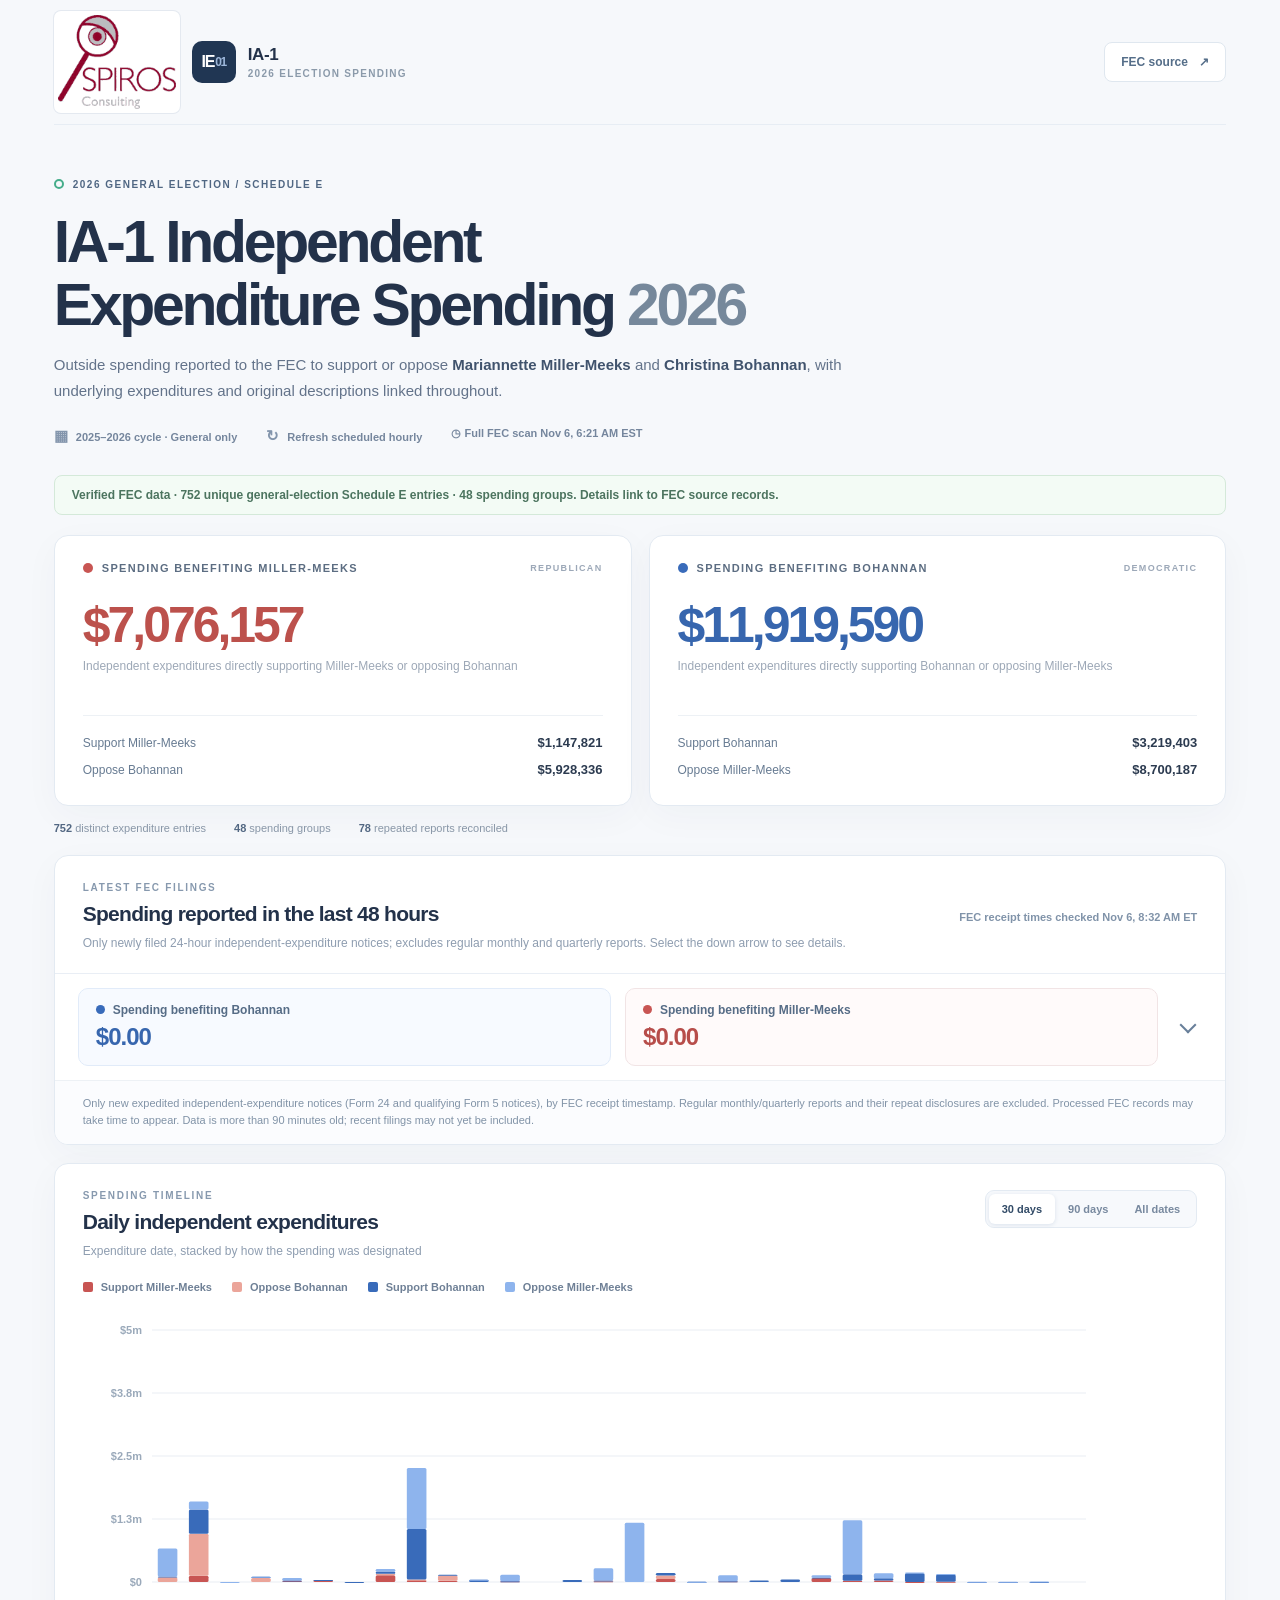
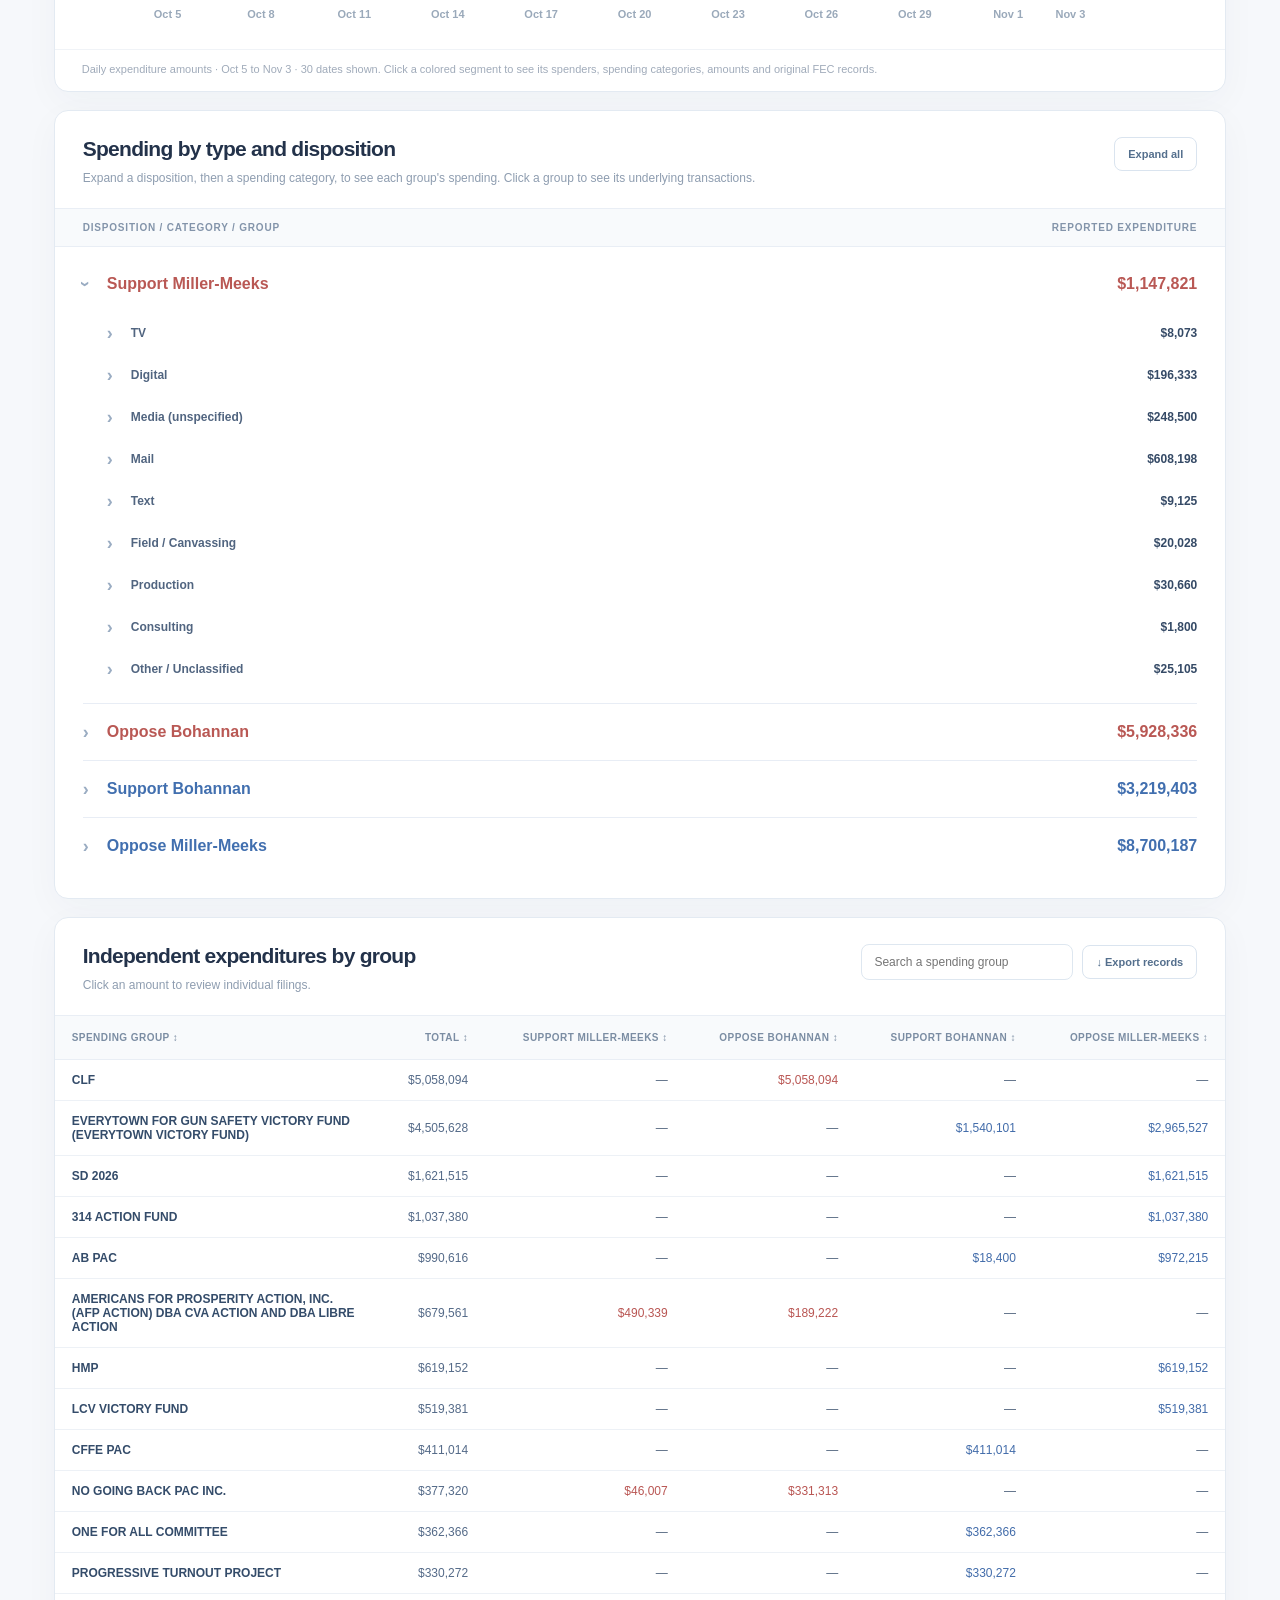
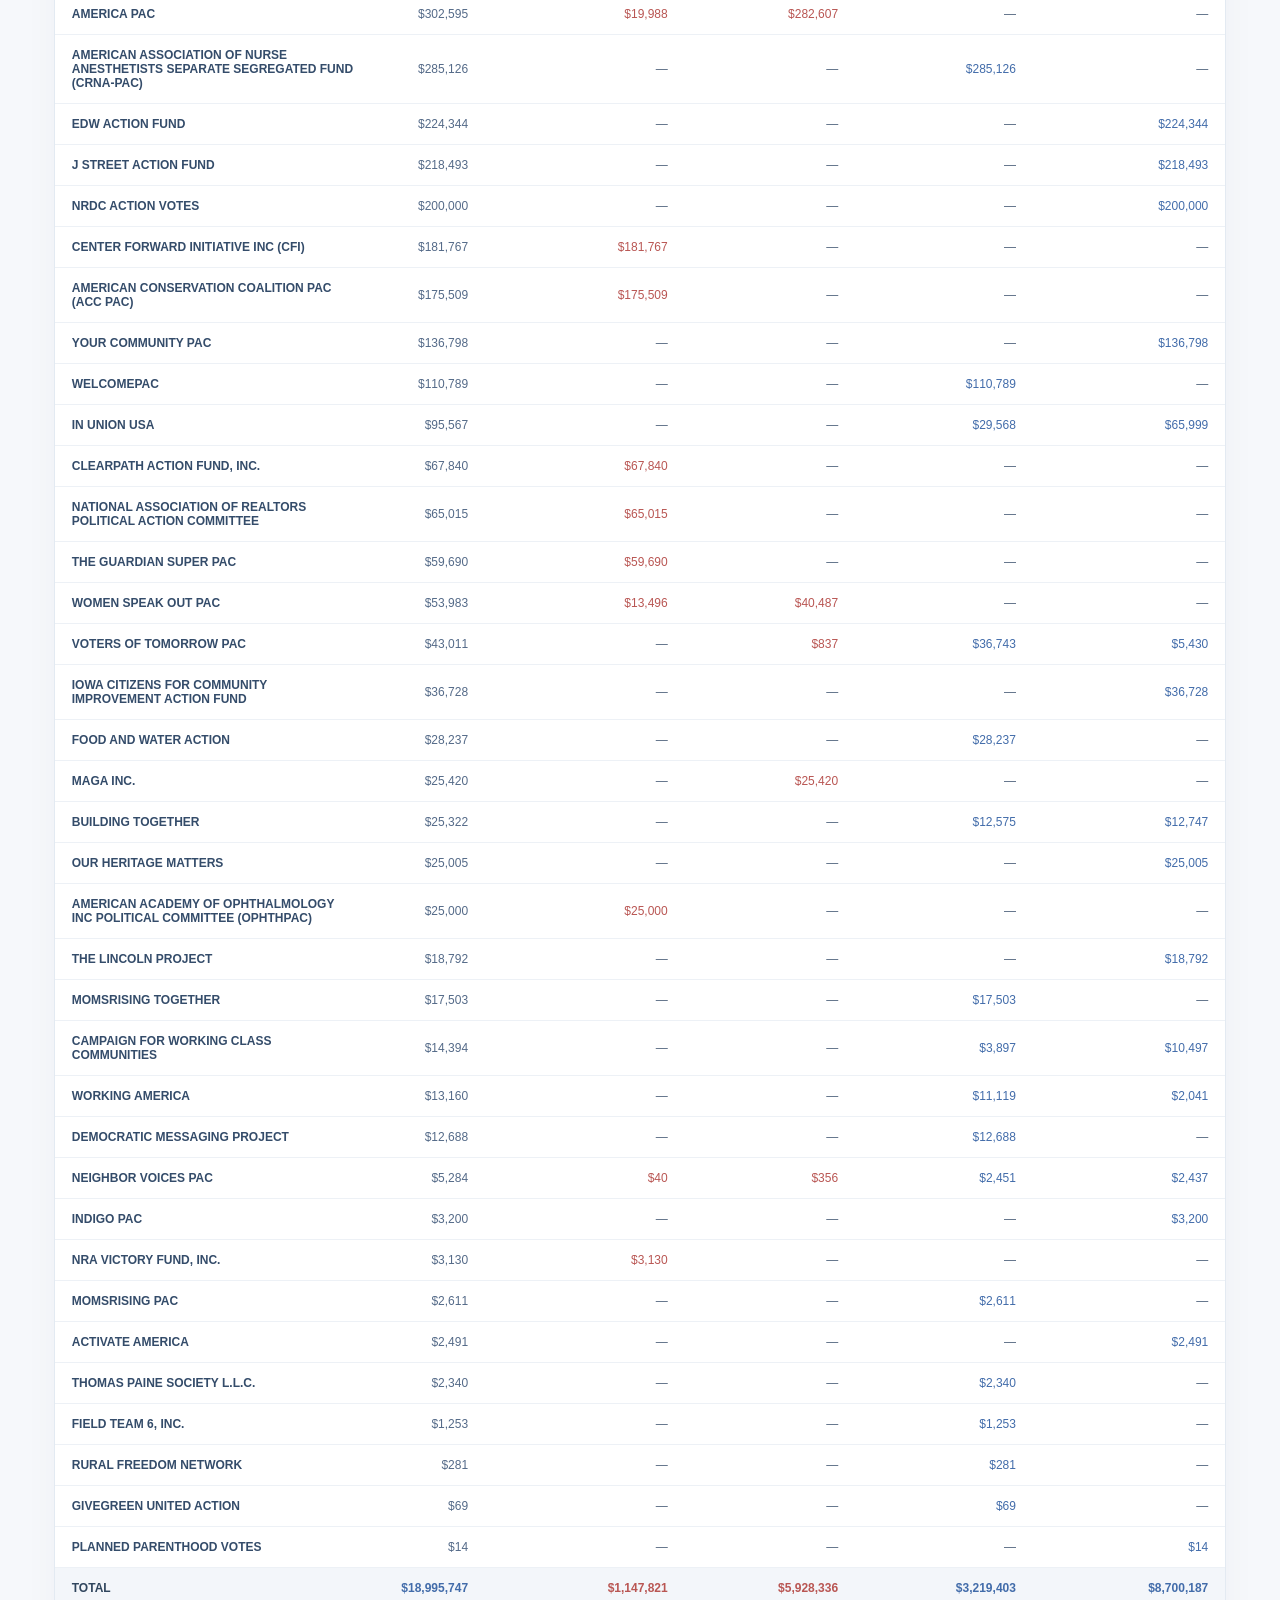
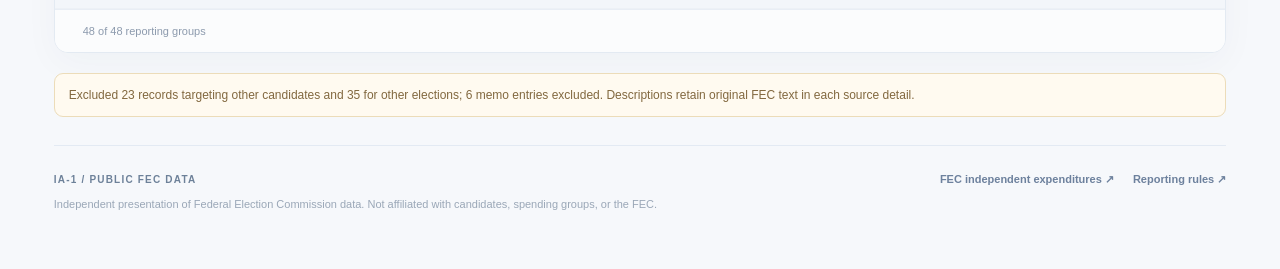
<file: IA-1/index.html>
<!doctype html>
<html lang="en">
<head>
  <meta charset="utf-8">
  <meta name="viewport" content="width=device-width, initial-scale=1">
  <meta name="theme-color" content="#f5f7fb">
  <meta name="description" content="IA-1 independent expenditures for the 2026 general election, grouped by candidate, group, day, and type. Each expenditure linked to its FEC source.">
  <title>IA-1 • 2026 Independent Expenditure Reporting</title>
  <link rel="stylesheet" href="../assets/styles.css?v=20261023-spiros-all-races-v1">
  <script defer src="../assets/app.js?v=20261021-nine-districts"></script>
  <script defer src="../assets/recent48.js?v=20261022-recent48-nine-races-v1"></script>
</head>
<body>
  <div class="page">
    <header class="topbar spiros-ie-header">
      <div class="brand"><img class="spiros-ie-logo" src="../assets/spiros-consulting-logo.png" alt="Spiros Consulting" width="160" height="127" decoding="async"><span class="brand-symbol">IE<span>01</span></span><div><strong>IA-1</strong><small>2026 Election Spending</small></div></div>
      <nav aria-label="Navigation and source"><a href="https://www.fec.gov/data/independent-expenditures/?data_type=processed&most_recent=true&candidate_office_state=IA&candidate_office_district=01" target="_blank" rel="noopener noreferrer">FEC source <span aria-hidden="true">↗</span></a></nav>
    </header>

    <main>
      <section class="hero">
        <div class="eyebrow"><span class="eyebrow-circle"></span> 2026 GENERAL ELECTION / SCHEDULE E</div>
        <h1>IA-1 Independent<br>Expenditure Spending <span>2026</span></h1>
        <p>Outside spending reported to the FEC to support or oppose <strong>Mariannette Miller-Meeks</strong> and <strong>Christina Bohannan</strong>, with underlying expenditures and original descriptions linked throughout.</p>
        <div class="hero-meta">
          <span> <span class="mini-icon">▦</span> 2025–2026 cycle · General only </span>
          <span> <span class="mini-icon">↻</span> Refresh scheduled hourly </span>
          <span id="last-updated"> <span class="mini-icon">◷</span> Awaiting verified FEC data </span>
        </div>
      </section>

      <div id="status" class="status pending" role="status" aria-live="polite">Loading FEC Schedule E records…</div>

      <section class="headline-metrics" aria-label="Independent spending benefiting candidates">
        <article class="metric lawler">
          <div class="metric-title"><span class="dot red"></span><span>SPENDING BENEFITING MILLER-MEEKS</span><span class="pill">REPUBLICAN</span></div>
          <div class="big-number" id="lawler-total">—</div>
          <div class="metric-desc">Independent expenditures directly supporting Miller-Meeks or opposing Bohannan</div>
          <div class="metric-rows">
            <div><span>Support Miller-Meeks</span><strong id="lawler-support">—</strong></div>
            <div><span>Oppose Bohannan</span><strong id="conley-oppose">—</strong></div>
          </div>
        </article>
        <article class="metric conley">
          <div class="metric-title"><span class="dot blue"></span><span>SPENDING BENEFITING BOHANNAN</span><span class="pill">DEMOCRATIC</span></div>
          <div class="big-number" id="conley-total">—</div>
          <div class="metric-desc">Independent expenditures directly supporting Bohannan or opposing Miller-Meeks</div>
          <div class="metric-rows">
            <div><span>Support Bohannan</span><strong id="conley-support">—</strong></div>
            <div><span>Oppose Miller-Meeks</span><strong id="lawler-oppose">—</strong></div>
          </div>
        </article>
      </section>

      <section class="headline-foot" aria-label="Source details">
        <span><strong id="total-records">—</strong> distinct expenditure entries</span>
        <span><strong id="total-groups">—</strong> spending groups</span>
        <span><strong id="dedup-note">—</strong> repeated reports reconciled</span>
      </section>

      <section class="panel recent48-section" aria-labelledby="recent48-heading" id="recent48">
        <div class="panel-header recent48-header">
          <div>
            <div class="kicker">LATEST FEC FILINGS</div>
            <h2 id="recent48-heading">Spending reported in the last 48 hours</h2>
            <p>Only newly filed 24-hour independent-expenditure notices; excludes regular monthly and quarterly reports. Select the down arrow to see details.</p>
          </div>
          <span class="recent-updated" id="recent48-updated">Checking FEC receipt times…</span>
        </div>
        <div id="recent48-groups" aria-live="polite">
          <p class="recent-loading">Verifying recently reported expenditures…</p>
        </div>
        <p class="recent-note" id="recent48-note">The 48-hour window is based on FEC filing receipt time, not expenditure date.</p>
      </section>

      <section class="panel chart-section" aria-labelledby="daily-heading">
        <div class="panel-header">
          <div><div class="kicker">SPENDING TIMELINE</div><h2 id="daily-heading">Daily independent expenditures</h2><p>Expenditure date, stacked by how the spending was designated</p></div>
          <div class="segmented" aria-label="Chart time range">
            <button type="button" class="active" data-window="30" aria-pressed="true">30 days</button>
            <button type="button" data-window="90" aria-pressed="false">90 days</button>
            <button type="button" data-window="all" aria-pressed="false">All dates</button>
          </div>
        </div>
        <div id="legend" class="legend" aria-label="Spending dispositions"></div>
        <div id="chart-scroller" class="chart-scroller"><div id="chart" class="chart-host" role="group" aria-label="Interactive daily spending chart, select a colored segment for details"><div class="chart-pending">Awaiting FEC expenditure records</div></div></div>
        <p class="chart-note" id="chart-note">Click a colored segment to see its spenders, spending categories, amounts and original FEC records.</p>
      </section>

      <section class="panel pivot-section" aria-labelledby="pivot-heading">
        <div class="panel-header row-wrap">
          <div><h2 id="pivot-heading">Spending by type and disposition</h2><p>Expand a disposition, then a spending category, to see each group's spending. Click a group to see its underlying transactions.</p></div>
          <div><button id="expand-all" class="secondary-button" type="button">Expand all</button></div>
        </div>
        <div class="pivot-headers"><span>Disposition / category / group</span><span>Reported expenditure</span></div>
        <div id="pivot" class="pivot"><div class="table-placeholder">Waiting for verified expenditures</div></div>
      </section>

      <section class="panel group-section" aria-labelledby="groups-heading">
        <div class="panel-header row-wrap">
          <div><h2 id="groups-heading">Independent expenditures by group</h2><p>Click an amount to review individual filings.</p></div>
          <div class="table-actions"><label for="group-search" class="sr-only">Search spender</label><input id="group-search" placeholder="Search a spending group" type="search"><button type="button" id="csv-download" class="secondary-button" disabled>↓ Export records</button></div>
        </div>
        <div class="table-scroll">
          <table id="groups-table">
            <thead><tr>
              <th scope="col"><button data-sort="name">Spending group <span aria-hidden="true">↕</span></button></th>
              <th scope="col" class="num"><button data-sort="total">Total <span aria-hidden="true">↕</span></button></th>
              <th scope="col" class="num"><button data-sort="support_lawler">Support Miller-Meeks <span aria-hidden="true">↕</span></button></th>
              <th scope="col" class="num"><button data-sort="oppose_conley">Oppose Bohannan <span aria-hidden="true">↕</span></button></th>
              <th scope="col" class="num"><button data-sort="support_conley">Support Bohannan <span aria-hidden="true">↕</span></button></th>
              <th scope="col" class="num"><button data-sort="oppose_lawler">Oppose Miller-Meeks <span aria-hidden="true">↕</span></button></th>
            </tr></thead>
            <tbody id="group-rows"><tr><td colspan="6" class="table-placeholder">Waiting for verified FEC records</td></tr></tbody>
            <tfoot id="group-footer"></tfoot>
          </table>
        </div>
        <div class="table-bottom"><span id="group-count">No data loaded</span></div>
      </section>

      <div class="warnings" id="warnings" hidden></div>
    </main>

    <footer class="footer"><div><strong>IA-1 / PUBLIC FEC DATA</strong><p>Independent presentation of Federal Election Commission data. Not affiliated with candidates, spending groups, or the FEC.</p></div><div><a href="https://www.fec.gov/data/independent-expenditures/" target="_blank" rel="noopener noreferrer">FEC independent expenditures ↗</a><a href="https://www.fec.gov/help-candidates-and-committees/making-independent-expenditures/reporting-independent-expenditures-form-3x/" target="_blank" rel="noopener noreferrer">Reporting rules ↗</a></div></footer>
  </div>
  <dialog id="detail-dialog" class="detail-dialog">
    <header><div class="kicker">SOURCE RECORDS</div><h2 id="detail-title"></h2><p id="detail-summary"></p><button type="button" id="detail-close" aria-label="Close details">×</button></header>
    <div class="detail-scroller" id="detail-scroller">
      <section class="daily-breakdown" id="daily-breakdown" hidden aria-label="Daily spending summarized by spender and category">
        <div class="daily-breakdown-header"><h3>Spending breakdown</h3><p id="daily-breakdown-note"></p></div>
        <table class="daily-breakdown-table">
          <thead><tr><th scope="col">Spender</th><th scope="col">Category of spend</th><th scope="col" class="num">Amount</th></tr></thead>
          <tbody id="daily-breakdown-rows"></tbody>
        </table>
      </section>
      <h3 class="detail-source-heading" id="detail-source-heading" hidden>Individual expenditures and original FEC records</h3>
      <table class="source-table">
        <thead><tr><th scope="col">Date</th><th scope="col">Spender</th><th scope="col">Category of spend</th><th scope="col">Original description / payee</th><th scope="col">Disposition</th><th scope="col" class="num">Amount / FEC source</th></tr></thead>
        <tbody id="detail-rows"></tbody>
      </table>
    </div>
    <div class="dialog-foot">Descriptions are from the original FEC itemization. Spend categories are standardized by this dashboard for browsing.</div>
  </dialog>
</body>
</html>
</file>
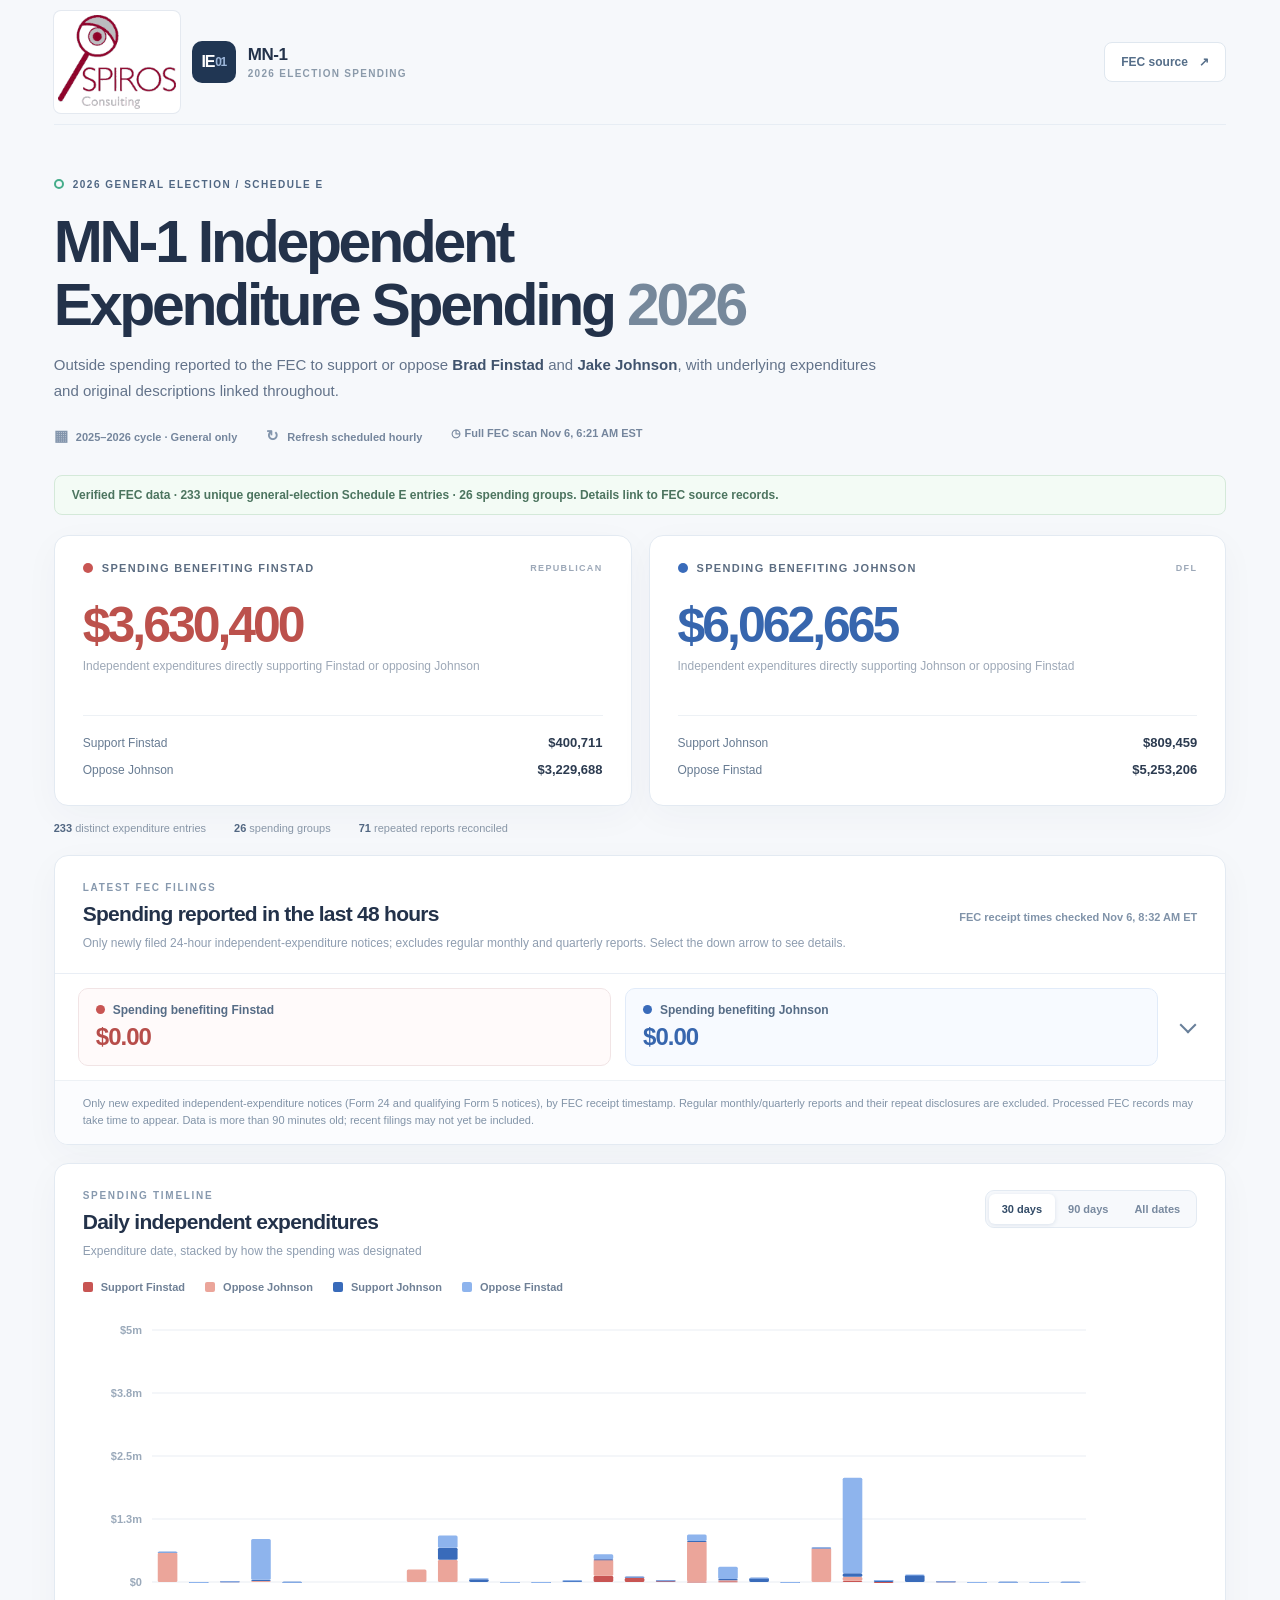
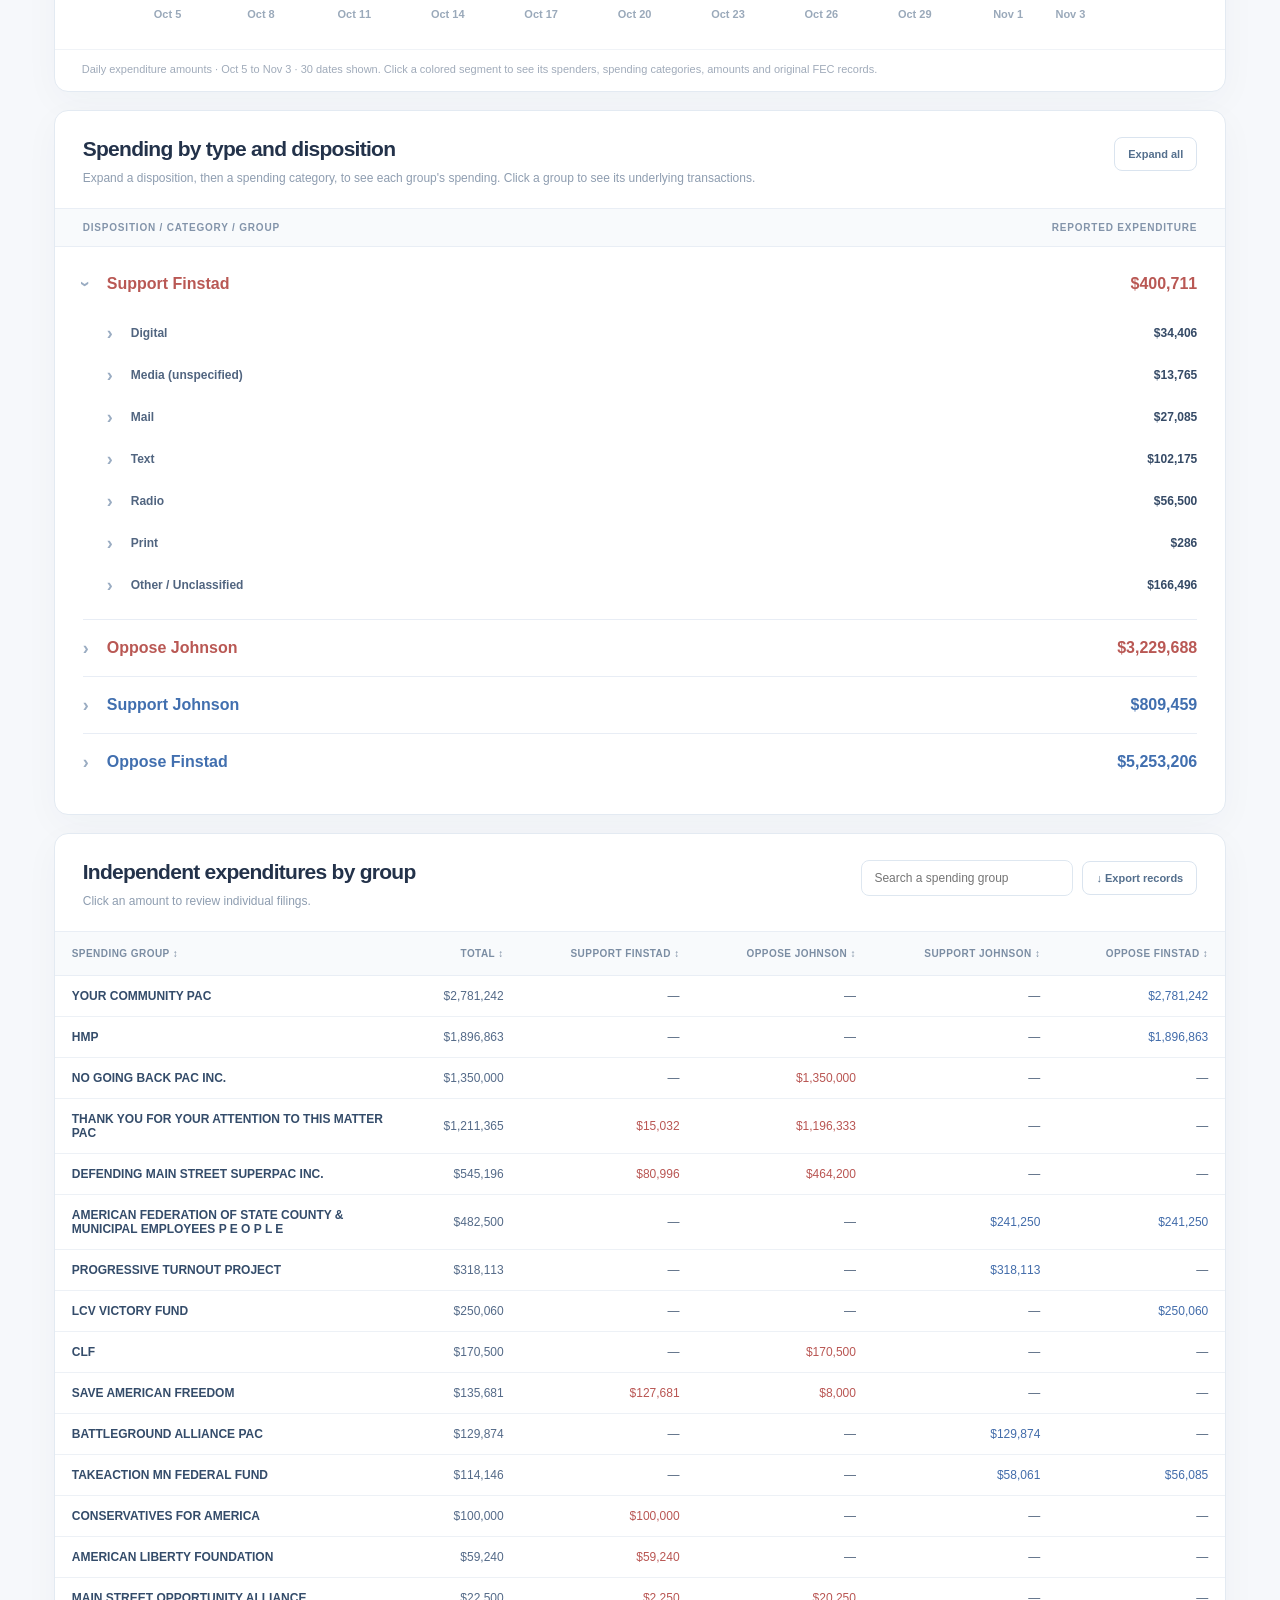
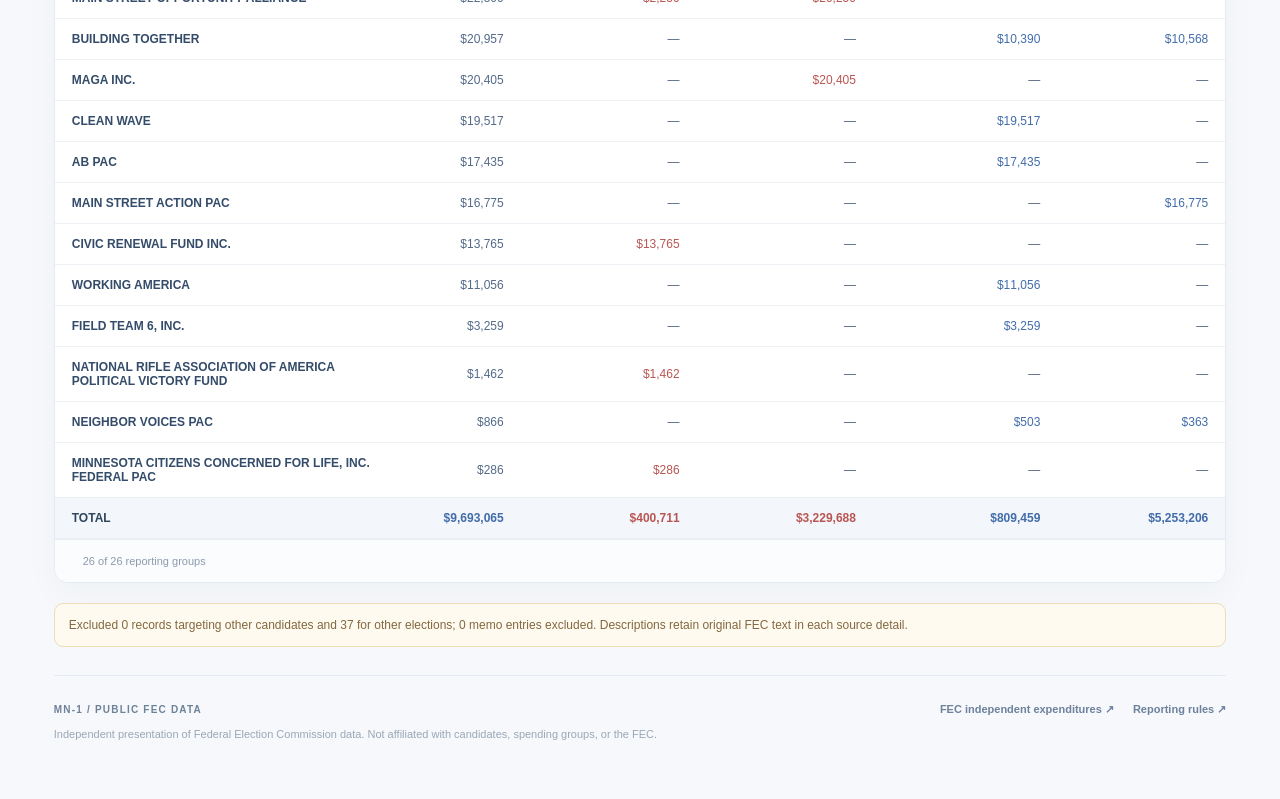
<file: MN-1/index.html>
<!doctype html>
<html lang="en">
<head>
  <meta charset="utf-8">
  <meta name="viewport" content="width=device-width, initial-scale=1">
  <meta name="theme-color" content="#f5f7fb">
  <meta name="description" content="MN-1 independent expenditures for the 2026 general election, grouped by candidate, group, day, and type. Each expenditure linked to its FEC source.">
  <title>MN-1 • 2026 Independent Expenditure Reporting</title>
  <link rel="stylesheet" href="../assets/styles.css?v=20261023-spiros-all-races-v1">
  <script defer src="../assets/app.js?v=20261021-nine-districts"></script>
  <script defer src="../assets/recent48.js?v=20261022-recent48-nine-races-v1"></script>
</head>
<body>
  <div class="page">
    <header class="topbar spiros-ie-header">
      <div class="brand"><img class="spiros-ie-logo" src="../assets/spiros-consulting-logo.png" alt="Spiros Consulting" width="160" height="127" decoding="async"><span class="brand-symbol">IE<span>01</span></span><div><strong>MN-1</strong><small>2026 Election Spending</small></div></div>
      <nav aria-label="Navigation and source"><a href="https://www.fec.gov/data/independent-expenditures/?data_type=processed&most_recent=true&candidate_office_state=MN&candidate_office_district=01" target="_blank" rel="noopener noreferrer">FEC source <span aria-hidden="true">↗</span></a></nav>
    </header>

    <main>
      <section class="hero">
        <div class="eyebrow"><span class="eyebrow-circle"></span> 2026 GENERAL ELECTION / SCHEDULE E</div>
        <h1>MN-1 Independent<br>Expenditure Spending <span>2026</span></h1>
        <p>Outside spending reported to the FEC to support or oppose <strong>Brad Finstad</strong> and <strong>Jake Johnson</strong>, with underlying expenditures and original descriptions linked throughout.</p>
        <div class="hero-meta">
          <span> <span class="mini-icon">▦</span> 2025–2026 cycle · General only </span>
          <span> <span class="mini-icon">↻</span> Refresh scheduled hourly </span>
          <span id="last-updated"> <span class="mini-icon">◷</span> Awaiting verified FEC data </span>
        </div>
      </section>

      <div id="status" class="status pending" role="status" aria-live="polite">Loading FEC Schedule E records…</div>

      <section class="headline-metrics" aria-label="Independent spending benefiting candidates">
        <article class="metric lawler">
          <div class="metric-title"><span class="dot red"></span><span>SPENDING BENEFITING FINSTAD</span><span class="pill">REPUBLICAN</span></div>
          <div class="big-number" id="lawler-total">—</div>
          <div class="metric-desc">Independent expenditures directly supporting Finstad or opposing Johnson</div>
          <div class="metric-rows">
            <div><span>Support Finstad</span><strong id="lawler-support">—</strong></div>
            <div><span>Oppose Johnson</span><strong id="conley-oppose">—</strong></div>
          </div>
        </article>
        <article class="metric conley">
          <div class="metric-title"><span class="dot blue"></span><span>SPENDING BENEFITING JOHNSON</span><span class="pill">DFL</span></div>
          <div class="big-number" id="conley-total">—</div>
          <div class="metric-desc">Independent expenditures directly supporting Johnson or opposing Finstad</div>
          <div class="metric-rows">
            <div><span>Support Johnson</span><strong id="conley-support">—</strong></div>
            <div><span>Oppose Finstad</span><strong id="lawler-oppose">—</strong></div>
          </div>
        </article>
      </section>

      <section class="headline-foot" aria-label="Source details">
        <span><strong id="total-records">—</strong> distinct expenditure entries</span>
        <span><strong id="total-groups">—</strong> spending groups</span>
        <span><strong id="dedup-note">—</strong> repeated reports reconciled</span>
      </section>

      <section class="panel recent48-section" aria-labelledby="recent48-heading" id="recent48">
        <div class="panel-header recent48-header">
          <div>
            <div class="kicker">LATEST FEC FILINGS</div>
            <h2 id="recent48-heading">Spending reported in the last 48 hours</h2>
            <p>Only newly filed 24-hour independent-expenditure notices; excludes regular monthly and quarterly reports. Select the down arrow to see details.</p>
          </div>
          <span class="recent-updated" id="recent48-updated">Checking FEC receipt times…</span>
        </div>
        <div id="recent48-groups" aria-live="polite">
          <p class="recent-loading">Verifying recently reported expenditures…</p>
        </div>
        <p class="recent-note" id="recent48-note">The 48-hour window is based on FEC filing receipt time, not expenditure date.</p>
      </section>

      <section class="panel chart-section" aria-labelledby="daily-heading">
        <div class="panel-header">
          <div><div class="kicker">SPENDING TIMELINE</div><h2 id="daily-heading">Daily independent expenditures</h2><p>Expenditure date, stacked by how the spending was designated</p></div>
          <div class="segmented" aria-label="Chart time range">
            <button type="button" class="active" data-window="30" aria-pressed="true">30 days</button>
            <button type="button" data-window="90" aria-pressed="false">90 days</button>
            <button type="button" data-window="all" aria-pressed="false">All dates</button>
          </div>
        </div>
        <div id="legend" class="legend" aria-label="Spending dispositions"></div>
        <div id="chart-scroller" class="chart-scroller"><div id="chart" class="chart-host" role="group" aria-label="Interactive daily spending chart, select a colored segment for details"><div class="chart-pending">Awaiting FEC expenditure records</div></div></div>
        <p class="chart-note" id="chart-note">Click a colored segment to see its spenders, spending categories, amounts and original FEC records.</p>
      </section>

      <section class="panel pivot-section" aria-labelledby="pivot-heading">
        <div class="panel-header row-wrap">
          <div><h2 id="pivot-heading">Spending by type and disposition</h2><p>Expand a disposition, then a spending category, to see each group's spending. Click a group to see its underlying transactions.</p></div>
          <div><button id="expand-all" class="secondary-button" type="button">Expand all</button></div>
        </div>
        <div class="pivot-headers"><span>Disposition / category / group</span><span>Reported expenditure</span></div>
        <div id="pivot" class="pivot"><div class="table-placeholder">Waiting for verified expenditures</div></div>
      </section>

      <section class="panel group-section" aria-labelledby="groups-heading">
        <div class="panel-header row-wrap">
          <div><h2 id="groups-heading">Independent expenditures by group</h2><p>Click an amount to review individual filings.</p></div>
          <div class="table-actions"><label for="group-search" class="sr-only">Search spender</label><input id="group-search" placeholder="Search a spending group" type="search"><button type="button" id="csv-download" class="secondary-button" disabled>↓ Export records</button></div>
        </div>
        <div class="table-scroll">
          <table id="groups-table">
            <thead><tr>
              <th scope="col"><button data-sort="name">Spending group <span aria-hidden="true">↕</span></button></th>
              <th scope="col" class="num"><button data-sort="total">Total <span aria-hidden="true">↕</span></button></th>
              <th scope="col" class="num"><button data-sort="support_lawler">Support Finstad <span aria-hidden="true">↕</span></button></th>
              <th scope="col" class="num"><button data-sort="oppose_conley">Oppose Johnson <span aria-hidden="true">↕</span></button></th>
              <th scope="col" class="num"><button data-sort="support_conley">Support Johnson <span aria-hidden="true">↕</span></button></th>
              <th scope="col" class="num"><button data-sort="oppose_lawler">Oppose Finstad <span aria-hidden="true">↕</span></button></th>
            </tr></thead>
            <tbody id="group-rows"><tr><td colspan="6" class="table-placeholder">Waiting for verified FEC records</td></tr></tbody>
            <tfoot id="group-footer"></tfoot>
          </table>
        </div>
        <div class="table-bottom"><span id="group-count">No data loaded</span></div>
      </section>

      <div class="warnings" id="warnings" hidden></div>
    </main>

    <footer class="footer"><div><strong>MN-1 / PUBLIC FEC DATA</strong><p>Independent presentation of Federal Election Commission data. Not affiliated with candidates, spending groups, or the FEC.</p></div><div><a href="https://www.fec.gov/data/independent-expenditures/" target="_blank" rel="noopener noreferrer">FEC independent expenditures ↗</a><a href="https://www.fec.gov/help-candidates-and-committees/making-independent-expenditures/reporting-independent-expenditures-form-3x/" target="_blank" rel="noopener noreferrer">Reporting rules ↗</a></div></footer>
  </div>
  <dialog id="detail-dialog" class="detail-dialog">
    <header><div class="kicker">SOURCE RECORDS</div><h2 id="detail-title"></h2><p id="detail-summary"></p><button type="button" id="detail-close" aria-label="Close details">×</button></header>
    <div class="detail-scroller" id="detail-scroller">
      <section class="daily-breakdown" id="daily-breakdown" hidden aria-label="Daily spending summarized by spender and category">
        <div class="daily-breakdown-header"><h3>Spending breakdown</h3><p id="daily-breakdown-note"></p></div>
        <table class="daily-breakdown-table">
          <thead><tr><th scope="col">Spender</th><th scope="col">Category of spend</th><th scope="col" class="num">Amount</th></tr></thead>
          <tbody id="daily-breakdown-rows"></tbody>
        </table>
      </section>
      <h3 class="detail-source-heading" id="detail-source-heading" hidden>Individual expenditures and original FEC records</h3>
      <table class="source-table">
        <thead><tr><th scope="col">Date</th><th scope="col">Spender</th><th scope="col">Category of spend</th><th scope="col">Original description / payee</th><th scope="col">Disposition</th><th scope="col" class="num">Amount / FEC source</th></tr></thead>
        <tbody id="detail-rows"></tbody>
      </table>
    </div>
    <div class="dialog-foot">Descriptions are from the original FEC itemization. Spend categories are standardized by this dashboard for browsing.</div>
  </dialog>
</body>
</html>
</file>
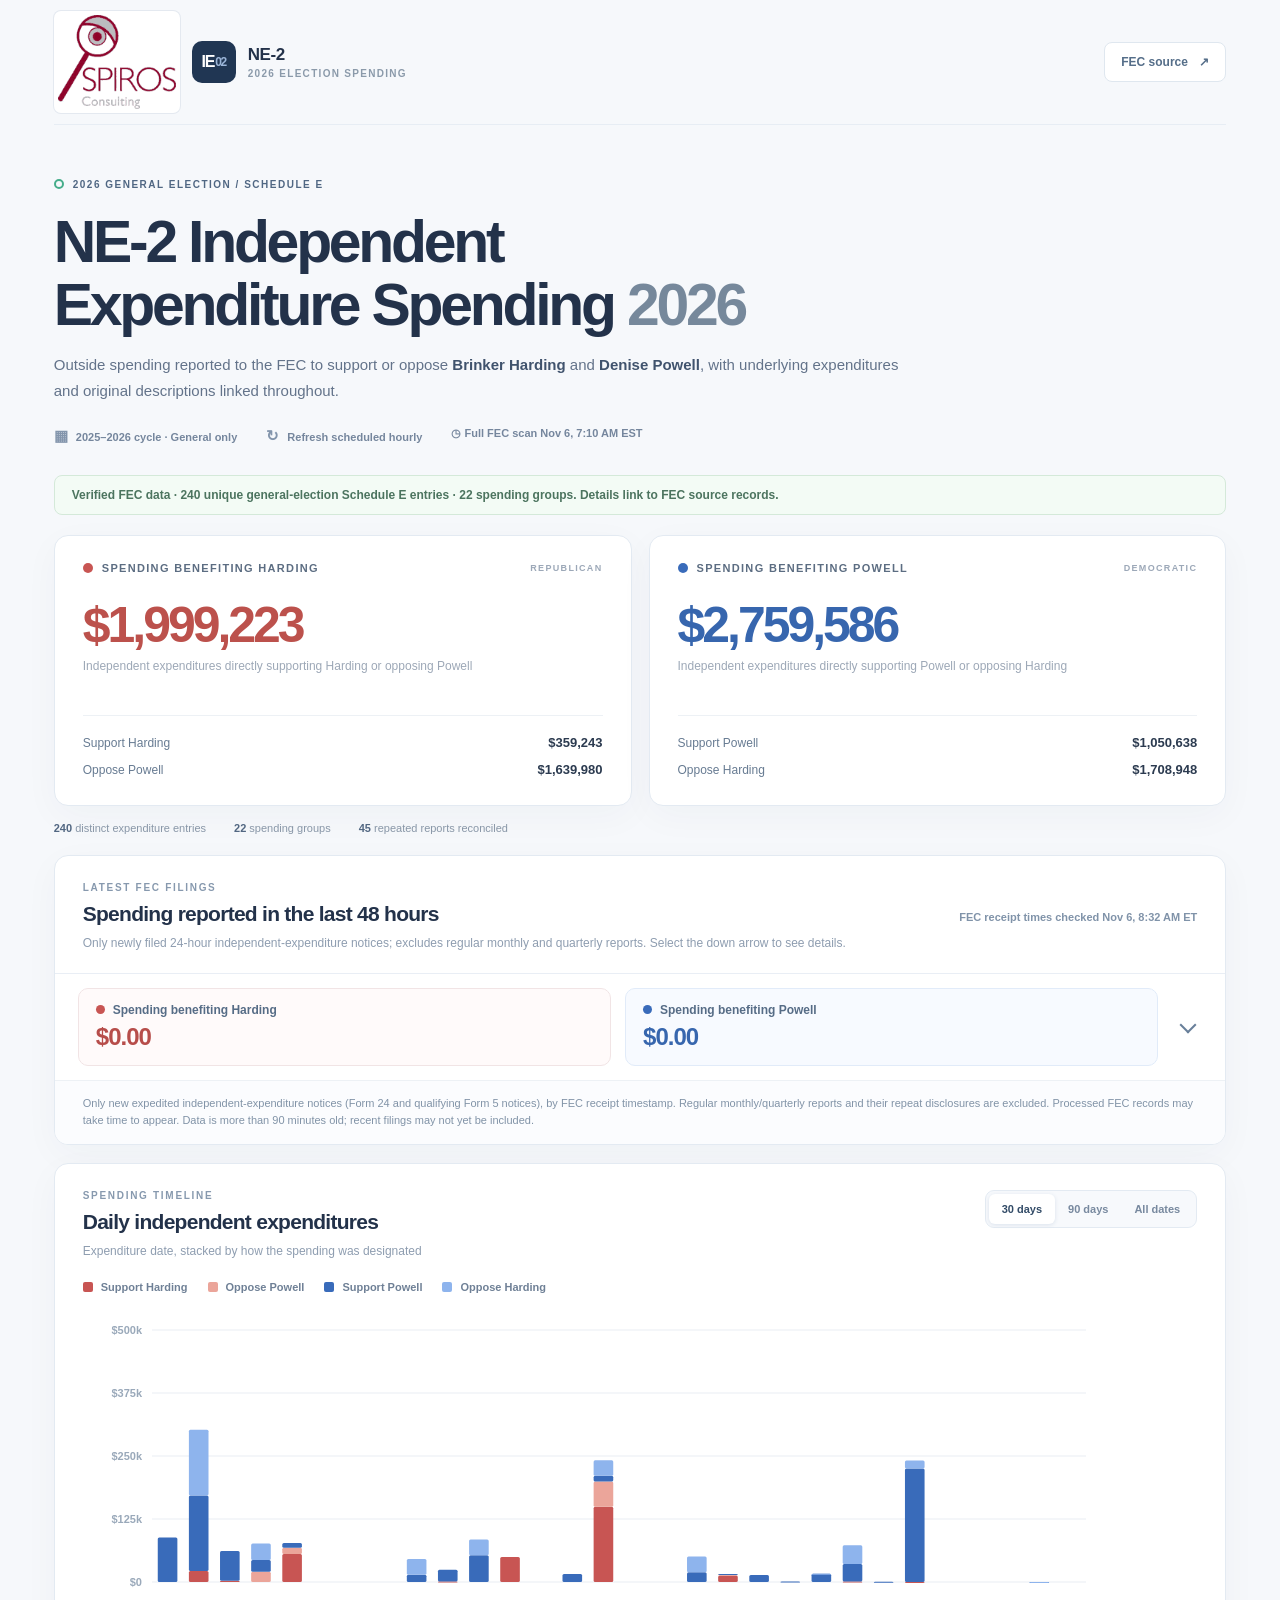
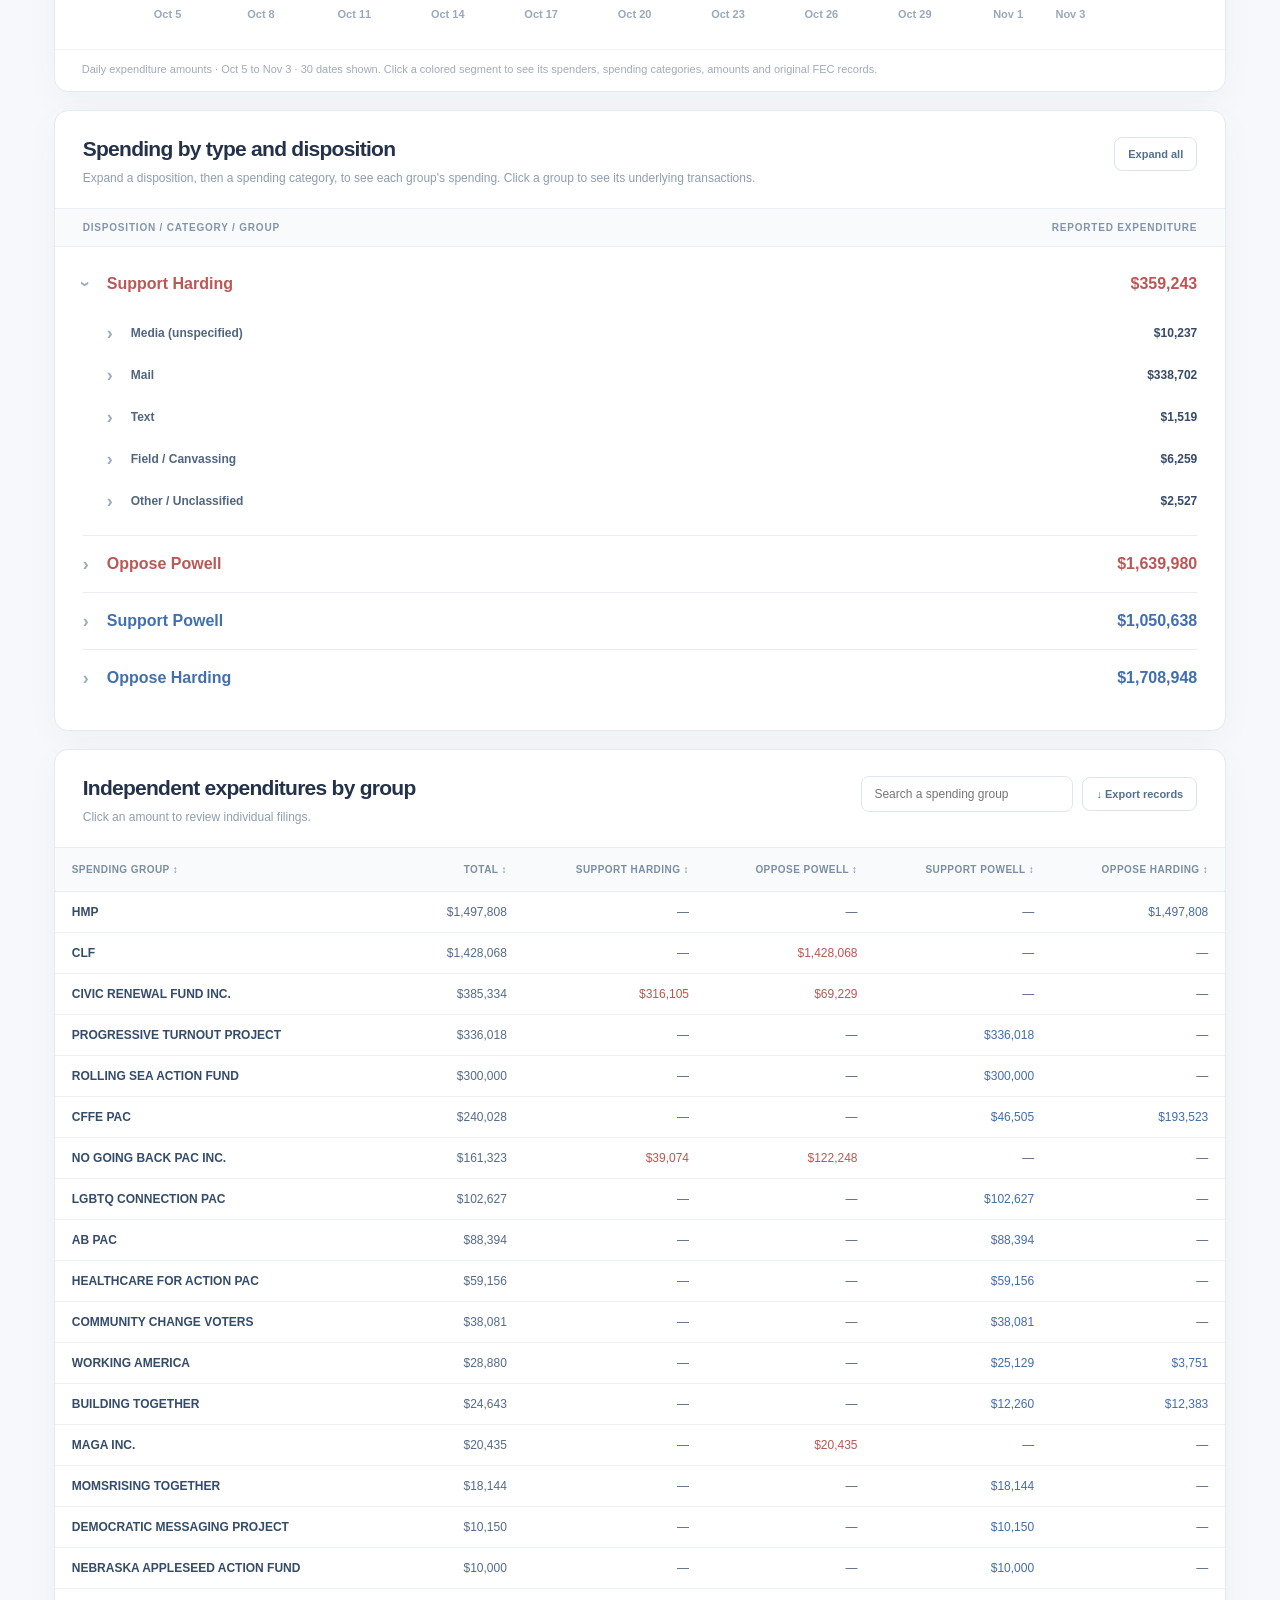
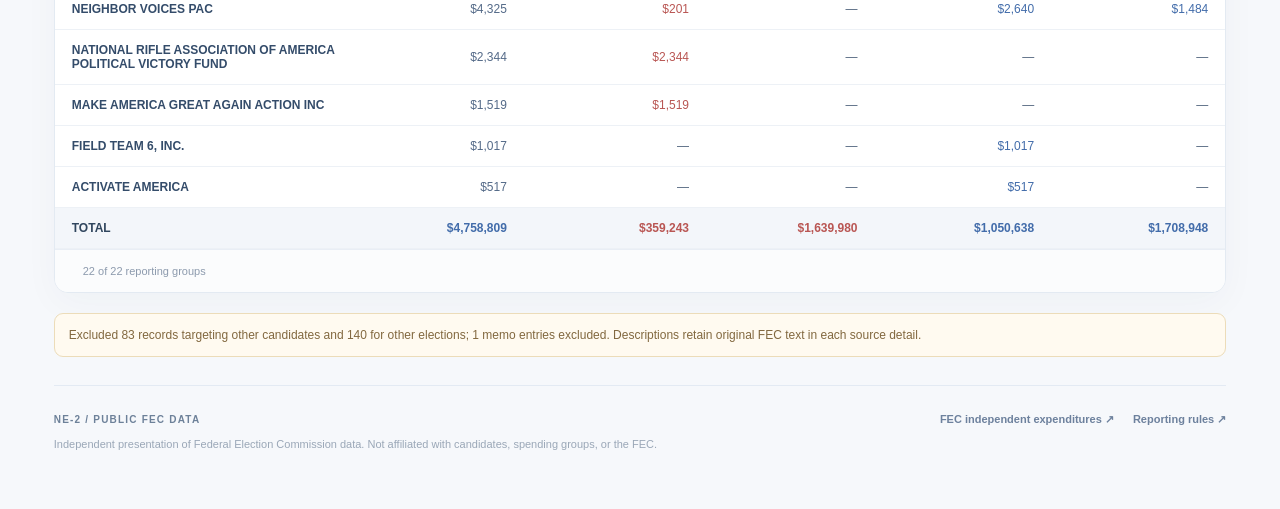
<file: NE-2/index.html>
<!doctype html>
<html lang="en">
<head>
  <meta charset="utf-8">
  <meta name="viewport" content="width=device-width, initial-scale=1">
  <meta name="theme-color" content="#f5f7fb">
  <meta name="description" content="NE-2 independent expenditures for the 2026 general election, grouped by candidate, group, day, and type. Each expenditure linked to its FEC source.">
  <title>NE-2 • 2026 Independent Expenditure Reporting</title>
  <link rel="stylesheet" href="../assets/styles.css?v=20261023-spiros-all-races-v1">
  <script defer src="../assets/app.js?v=20261021-nine-districts"></script>
  <script defer src="../assets/recent48.js?v=20261022-recent48-nine-races-v1"></script>
</head>
<body>
  <div class="page">
    <header class="topbar spiros-ie-header">
      <div class="brand"><img class="spiros-ie-logo" src="../assets/spiros-consulting-logo.png" alt="Spiros Consulting" width="160" height="127" decoding="async"><span class="brand-symbol">IE<span>02</span></span><div><strong>NE-2</strong><small>2026 Election Spending</small></div></div>
      <nav aria-label="Navigation and source"><a href="https://www.fec.gov/data/independent-expenditures/?data_type=processed&most_recent=true&candidate_office_state=NE&candidate_office_district=02" target="_blank" rel="noopener noreferrer">FEC source <span aria-hidden="true">↗</span></a></nav>
    </header>

    <main>
      <section class="hero">
        <div class="eyebrow"><span class="eyebrow-circle"></span> 2026 GENERAL ELECTION / SCHEDULE E</div>
        <h1>NE-2 Independent<br>Expenditure Spending <span>2026</span></h1>
        <p>Outside spending reported to the FEC to support or oppose <strong>Brinker Harding</strong> and <strong>Denise Powell</strong>, with underlying expenditures and original descriptions linked throughout.</p>
        <div class="hero-meta">
          <span> <span class="mini-icon">▦</span> 2025–2026 cycle · General only </span>
          <span> <span class="mini-icon">↻</span> Refresh scheduled hourly </span>
          <span id="last-updated"> <span class="mini-icon">◷</span> Awaiting verified FEC data </span>
        </div>
      </section>

      <div id="status" class="status pending" role="status" aria-live="polite">Loading FEC Schedule E records…</div>

      <section class="headline-metrics" aria-label="Independent spending benefiting candidates">
        <article class="metric lawler">
          <div class="metric-title"><span class="dot red"></span><span>SPENDING BENEFITING HARDING</span><span class="pill">REPUBLICAN</span></div>
          <div class="big-number" id="lawler-total">—</div>
          <div class="metric-desc">Independent expenditures directly supporting Harding or opposing Powell</div>
          <div class="metric-rows">
            <div><span>Support Harding</span><strong id="lawler-support">—</strong></div>
            <div><span>Oppose Powell</span><strong id="conley-oppose">—</strong></div>
          </div>
        </article>
        <article class="metric conley">
          <div class="metric-title"><span class="dot blue"></span><span>SPENDING BENEFITING POWELL</span><span class="pill">DEMOCRATIC</span></div>
          <div class="big-number" id="conley-total">—</div>
          <div class="metric-desc">Independent expenditures directly supporting Powell or opposing Harding</div>
          <div class="metric-rows">
            <div><span>Support Powell</span><strong id="conley-support">—</strong></div>
            <div><span>Oppose Harding</span><strong id="lawler-oppose">—</strong></div>
          </div>
        </article>
      </section>

      <section class="headline-foot" aria-label="Source details">
        <span><strong id="total-records">—</strong> distinct expenditure entries</span>
        <span><strong id="total-groups">—</strong> spending groups</span>
        <span><strong id="dedup-note">—</strong> repeated reports reconciled</span>
      </section>

      <section class="panel recent48-section" aria-labelledby="recent48-heading" id="recent48">
        <div class="panel-header recent48-header">
          <div>
            <div class="kicker">LATEST FEC FILINGS</div>
            <h2 id="recent48-heading">Spending reported in the last 48 hours</h2>
            <p>Only newly filed 24-hour independent-expenditure notices; excludes regular monthly and quarterly reports. Select the down arrow to see details.</p>
          </div>
          <span class="recent-updated" id="recent48-updated">Checking FEC receipt times…</span>
        </div>
        <div id="recent48-groups" aria-live="polite">
          <p class="recent-loading">Verifying recently reported expenditures…</p>
        </div>
        <p class="recent-note" id="recent48-note">The 48-hour window is based on FEC filing receipt time, not expenditure date.</p>
      </section>

      <section class="panel chart-section" aria-labelledby="daily-heading">
        <div class="panel-header">
          <div><div class="kicker">SPENDING TIMELINE</div><h2 id="daily-heading">Daily independent expenditures</h2><p>Expenditure date, stacked by how the spending was designated</p></div>
          <div class="segmented" aria-label="Chart time range">
            <button type="button" class="active" data-window="30" aria-pressed="true">30 days</button>
            <button type="button" data-window="90" aria-pressed="false">90 days</button>
            <button type="button" data-window="all" aria-pressed="false">All dates</button>
          </div>
        </div>
        <div id="legend" class="legend" aria-label="Spending dispositions"></div>
        <div id="chart-scroller" class="chart-scroller"><div id="chart" class="chart-host" role="group" aria-label="Interactive daily spending chart, select a colored segment for details"><div class="chart-pending">Awaiting FEC expenditure records</div></div></div>
        <p class="chart-note" id="chart-note">Click a colored segment to see its spenders, spending categories, amounts and original FEC records.</p>
      </section>

      <section class="panel pivot-section" aria-labelledby="pivot-heading">
        <div class="panel-header row-wrap">
          <div><h2 id="pivot-heading">Spending by type and disposition</h2><p>Expand a disposition, then a spending category, to see each group's spending. Click a group to see its underlying transactions.</p></div>
          <div><button id="expand-all" class="secondary-button" type="button">Expand all</button></div>
        </div>
        <div class="pivot-headers"><span>Disposition / category / group</span><span>Reported expenditure</span></div>
        <div id="pivot" class="pivot"><div class="table-placeholder">Waiting for verified expenditures</div></div>
      </section>

      <section class="panel group-section" aria-labelledby="groups-heading">
        <div class="panel-header row-wrap">
          <div><h2 id="groups-heading">Independent expenditures by group</h2><p>Click an amount to review individual filings.</p></div>
          <div class="table-actions"><label for="group-search" class="sr-only">Search spender</label><input id="group-search" placeholder="Search a spending group" type="search"><button type="button" id="csv-download" class="secondary-button" disabled>↓ Export records</button></div>
        </div>
        <div class="table-scroll">
          <table id="groups-table">
            <thead><tr>
              <th scope="col"><button data-sort="name">Spending group <span aria-hidden="true">↕</span></button></th>
              <th scope="col" class="num"><button data-sort="total">Total <span aria-hidden="true">↕</span></button></th>
              <th scope="col" class="num"><button data-sort="support_lawler">Support Harding <span aria-hidden="true">↕</span></button></th>
              <th scope="col" class="num"><button data-sort="oppose_conley">Oppose Powell <span aria-hidden="true">↕</span></button></th>
              <th scope="col" class="num"><button data-sort="support_conley">Support Powell <span aria-hidden="true">↕</span></button></th>
              <th scope="col" class="num"><button data-sort="oppose_lawler">Oppose Harding <span aria-hidden="true">↕</span></button></th>
            </tr></thead>
            <tbody id="group-rows"><tr><td colspan="6" class="table-placeholder">Waiting for verified FEC records</td></tr></tbody>
            <tfoot id="group-footer"></tfoot>
          </table>
        </div>
        <div class="table-bottom"><span id="group-count">No data loaded</span></div>
      </section>

      <div class="warnings" id="warnings" hidden></div>
    </main>

    <footer class="footer"><div><strong>NE-2 / PUBLIC FEC DATA</strong><p>Independent presentation of Federal Election Commission data. Not affiliated with candidates, spending groups, or the FEC.</p></div><div><a href="https://www.fec.gov/data/independent-expenditures/" target="_blank" rel="noopener noreferrer">FEC independent expenditures ↗</a><a href="https://www.fec.gov/help-candidates-and-committees/making-independent-expenditures/reporting-independent-expenditures-form-3x/" target="_blank" rel="noopener noreferrer">Reporting rules ↗</a></div></footer>
  </div>
  <dialog id="detail-dialog" class="detail-dialog">
    <header><div class="kicker">SOURCE RECORDS</div><h2 id="detail-title"></h2><p id="detail-summary"></p><button type="button" id="detail-close" aria-label="Close details">×</button></header>
    <div class="detail-scroller" id="detail-scroller">
      <section class="daily-breakdown" id="daily-breakdown" hidden aria-label="Daily spending summarized by spender and category">
        <div class="daily-breakdown-header"><h3>Spending breakdown</h3><p id="daily-breakdown-note"></p></div>
        <table class="daily-breakdown-table">
          <thead><tr><th scope="col">Spender</th><th scope="col">Category of spend</th><th scope="col" class="num">Amount</th></tr></thead>
          <tbody id="daily-breakdown-rows"></tbody>
        </table>
      </section>
      <h3 class="detail-source-heading" id="detail-source-heading" hidden>Individual expenditures and original FEC records</h3>
      <table class="source-table">
        <thead><tr><th scope="col">Date</th><th scope="col">Spender</th><th scope="col">Category of spend</th><th scope="col">Original description / payee</th><th scope="col">Disposition</th><th scope="col" class="num">Amount / FEC source</th></tr></thead>
        <tbody id="detail-rows"></tbody>
      </table>
    </div>
    <div class="dialog-foot">Descriptions are from the original FEC itemization. Spend categories are standardized by this dashboard for browsing.</div>
  </dialog>
</body>
</html>
</file>
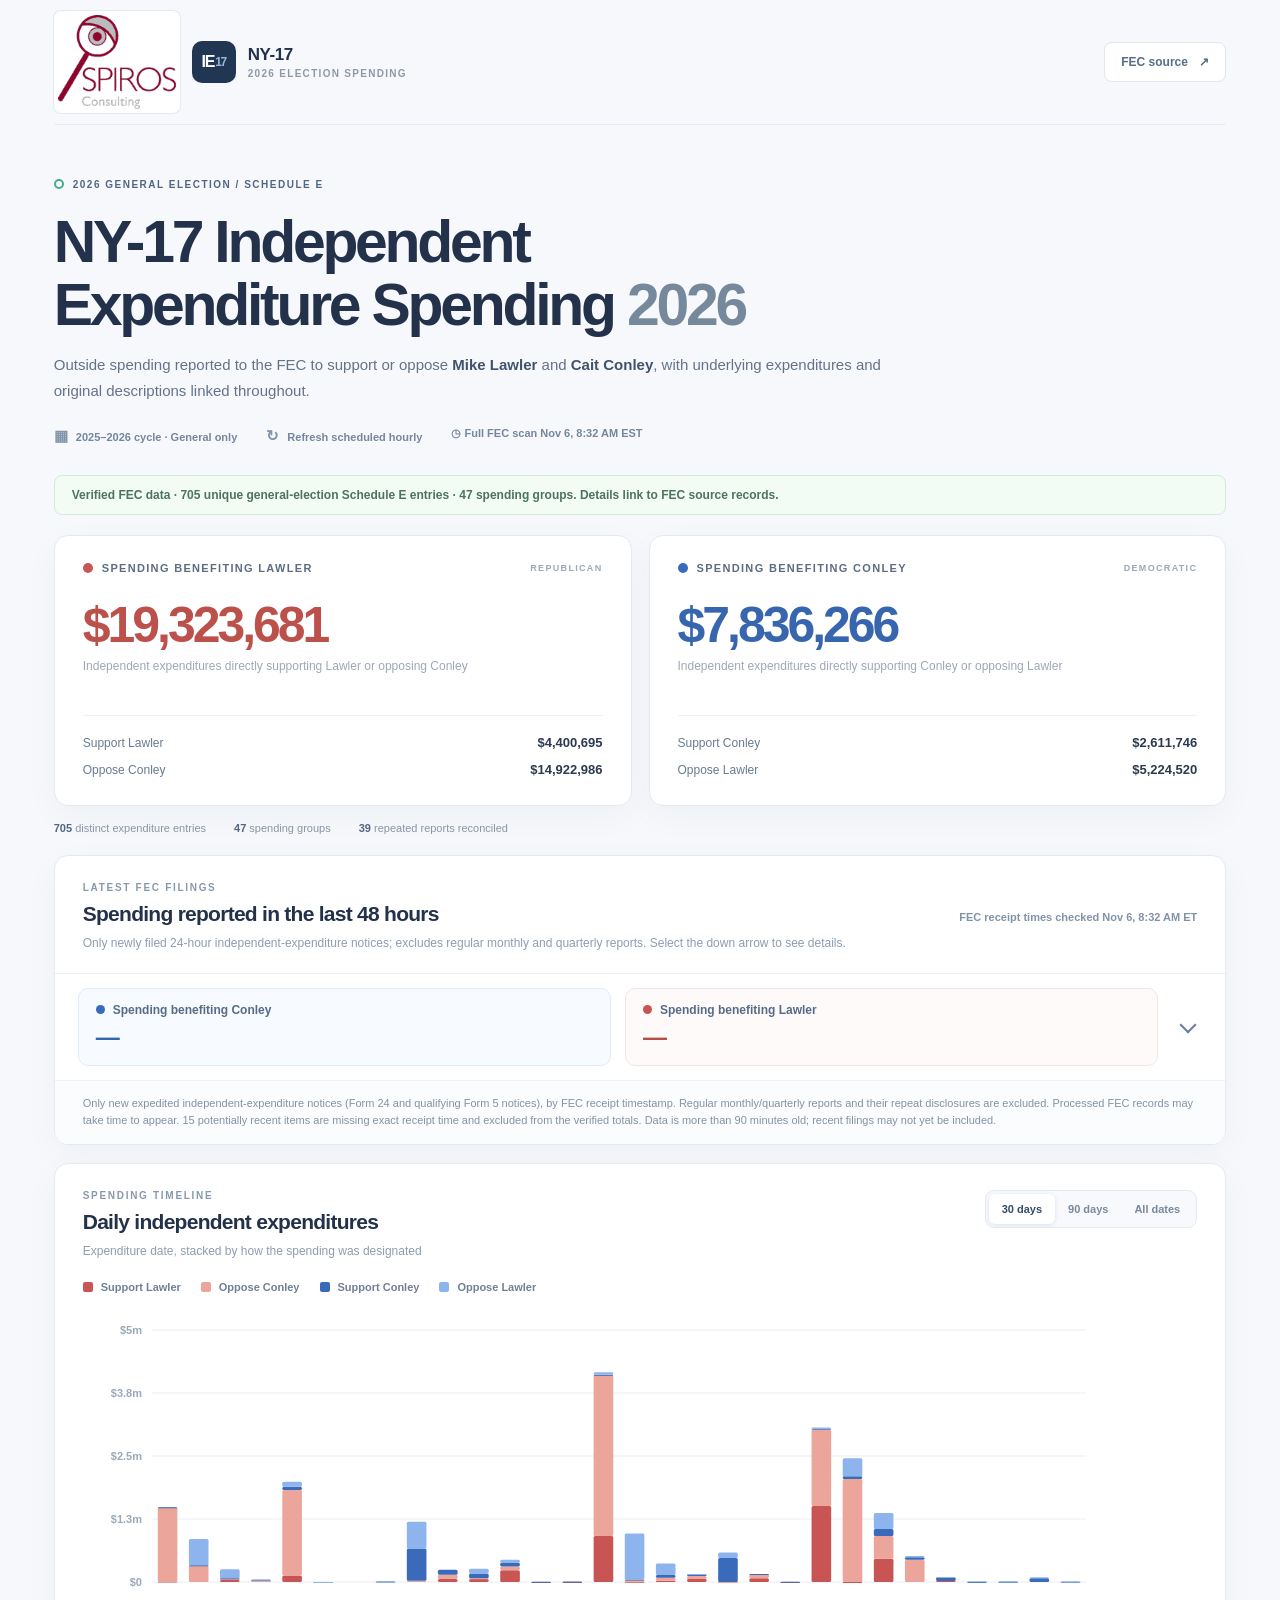
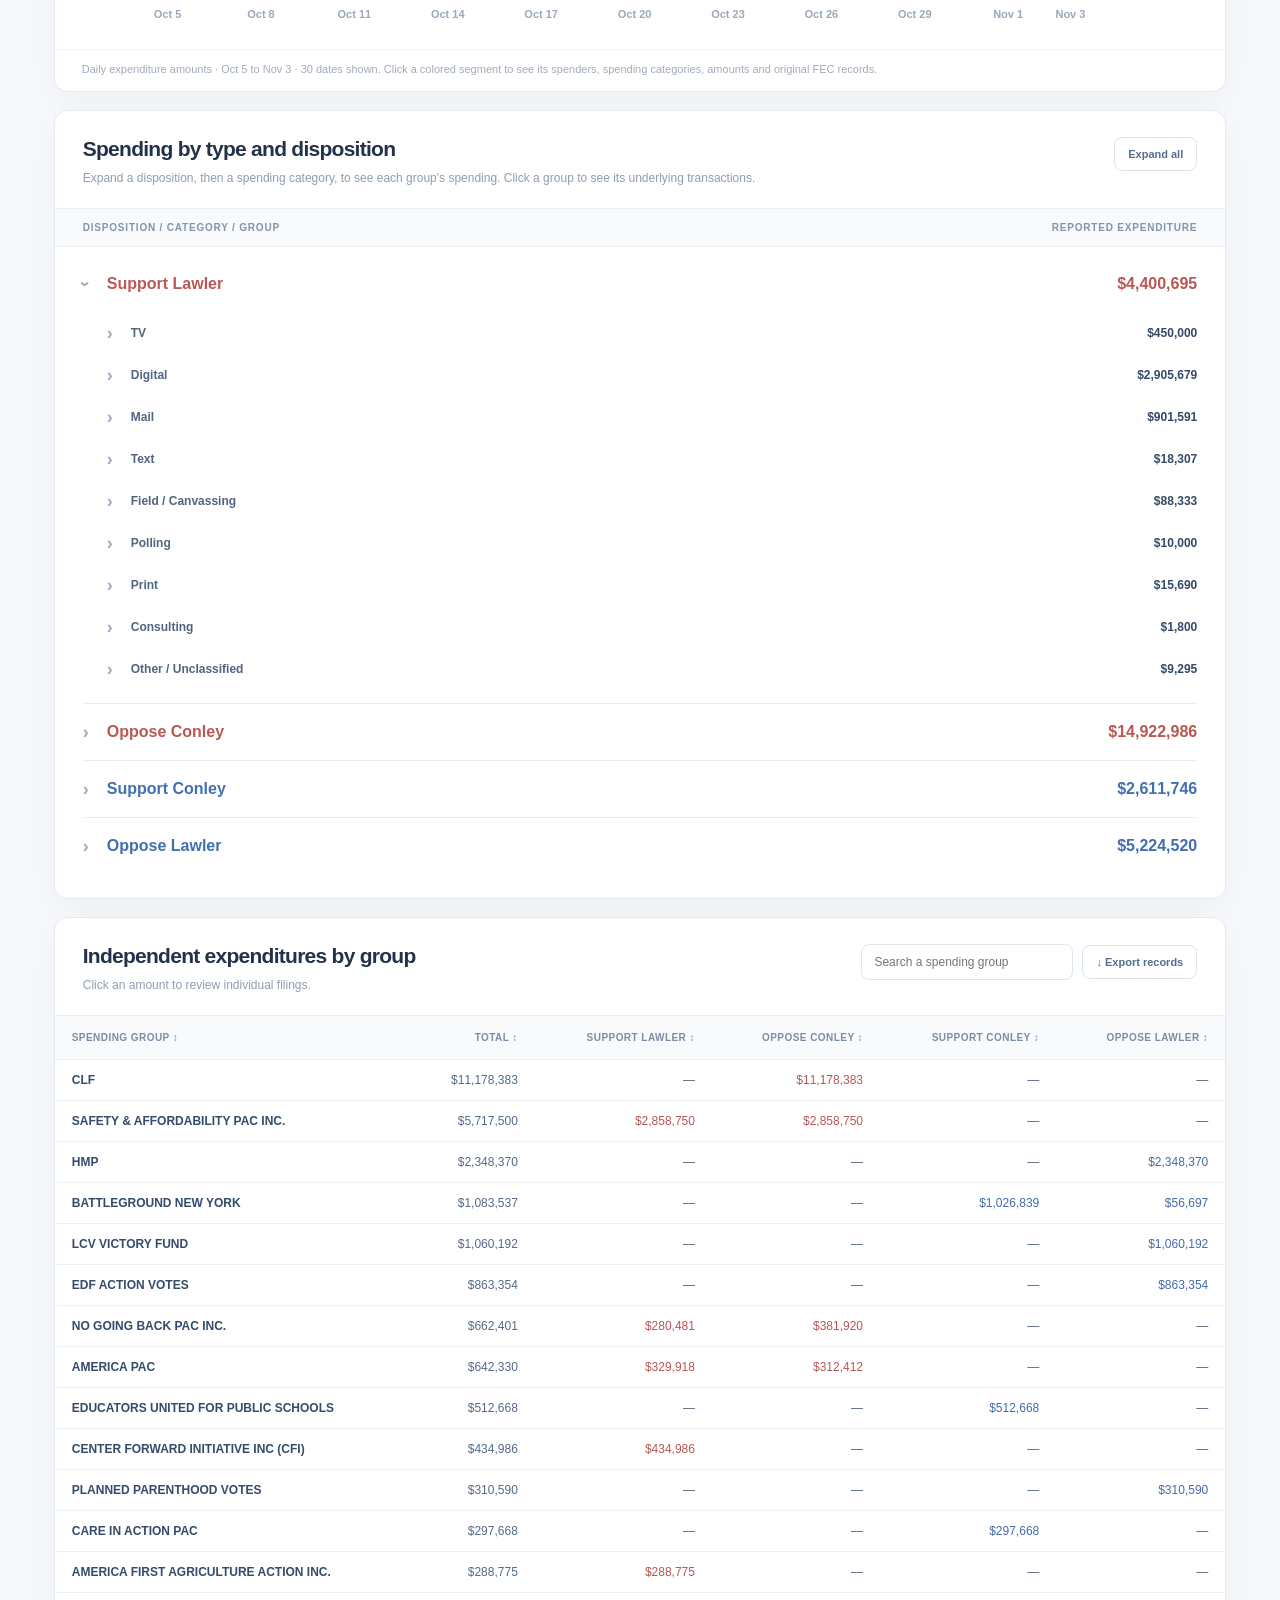
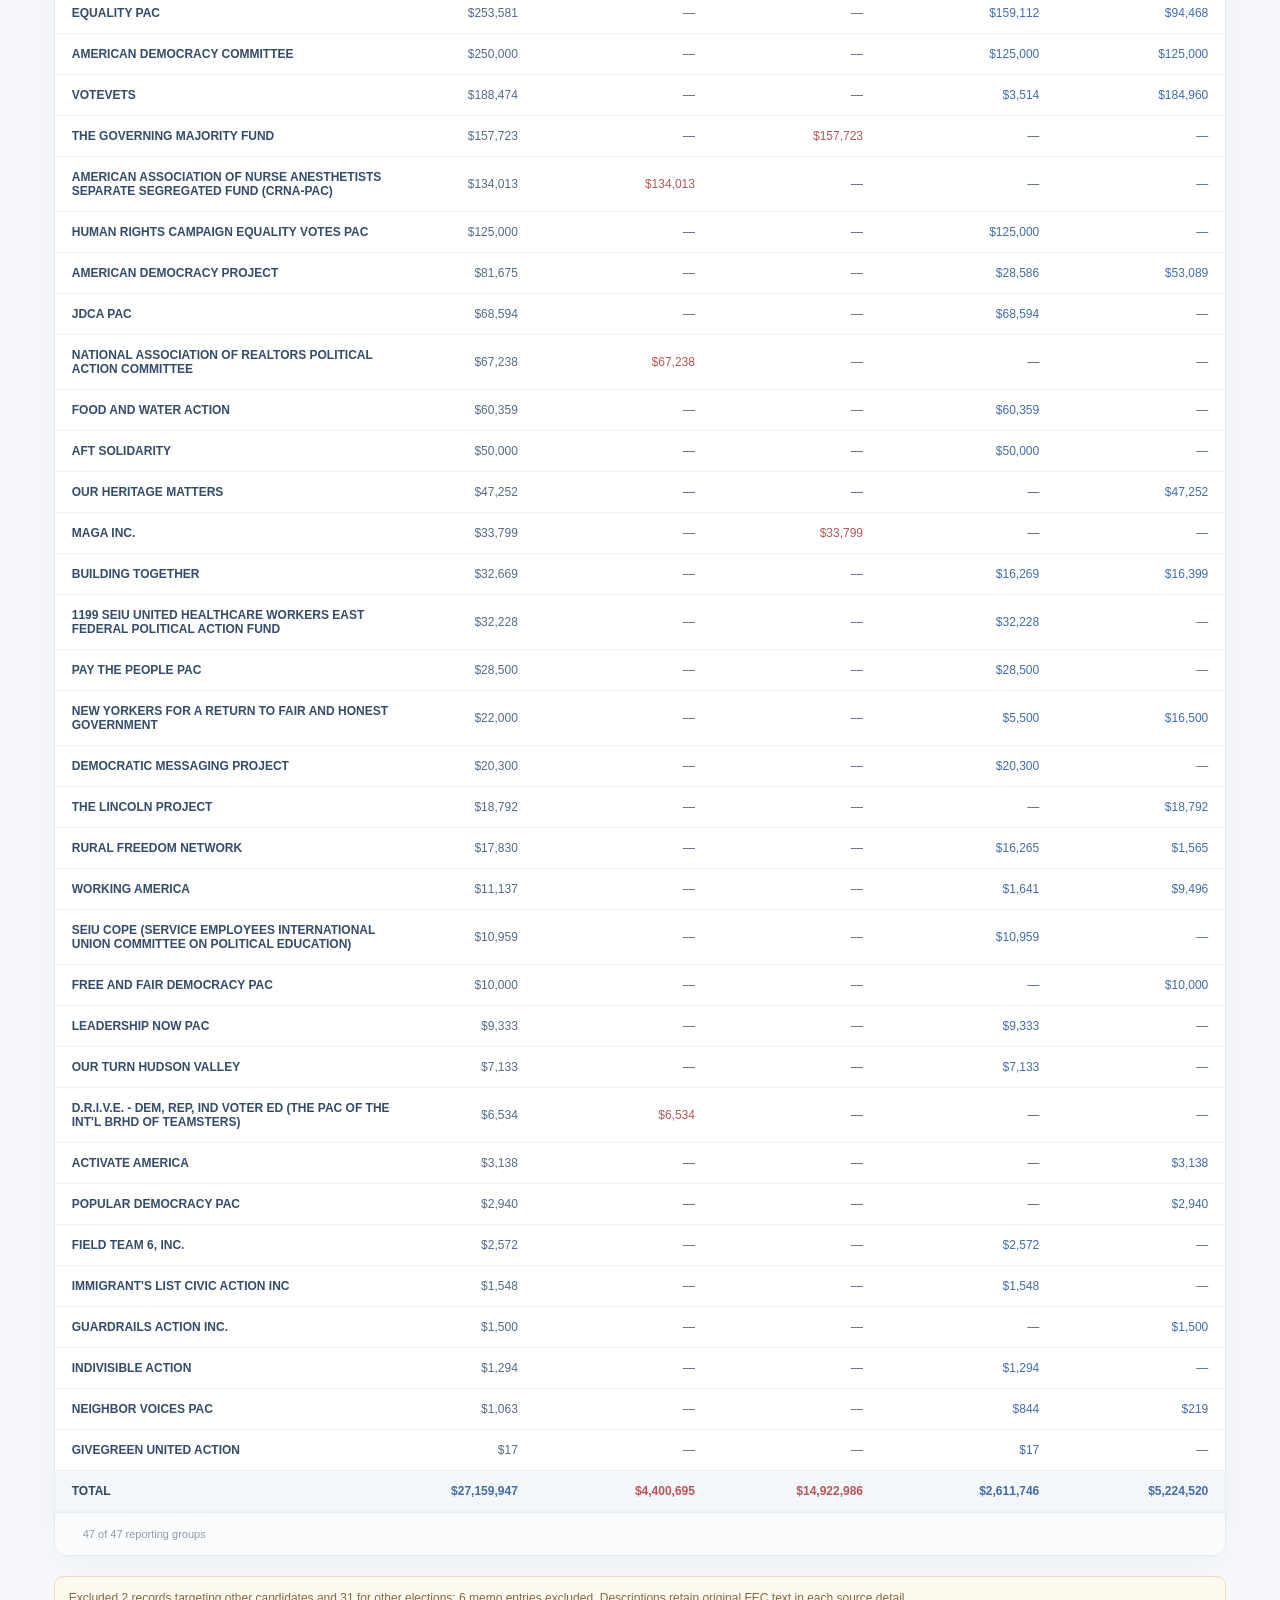
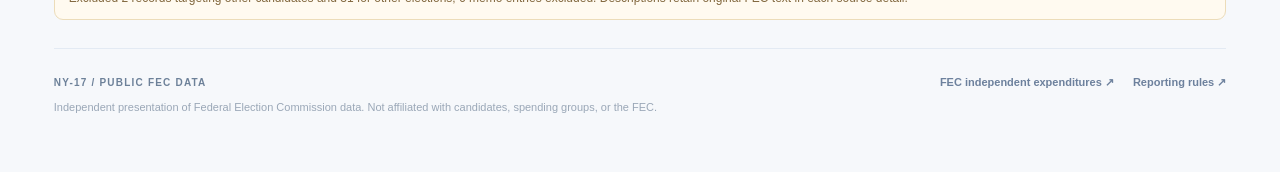
<file: NY-17/index.html>
<!doctype html>
<html lang="en">
<head>
  <meta charset="utf-8">
  <meta name="viewport" content="width=device-width, initial-scale=1">
  <meta name="theme-color" content="#f5f7fb">
  <meta name="description" content="NY-17 independent expenditures for the 2026 general election, grouped by candidate, group, day, and type. Each expenditure linked to its FEC source.">
  <title>NY-17 • 2026 Independent Expenditure Reporting</title>
  <link rel="stylesheet" href="../assets/styles.css?v=20261023-spiros-all-races-v1">
  <script defer src="../assets/app.js?v=20261021-nine-districts"></script>
  <script defer src="../assets/recent48.js?v=20261022-recent48-nine-races-v1"></script>
</head>
<body>
  <div class="page">
    <header class="topbar spiros-ie-header">
      <div class="brand"><img class="spiros-ie-logo" src="../assets/spiros-consulting-logo.png" alt="Spiros Consulting" width="160" height="127" decoding="async"><span class="brand-symbol">IE<span>17</span></span><div><strong>NY-17</strong><small>2026 Election Spending</small></div></div>
      <nav aria-label="Navigation and source"><a href="https://www.fec.gov/data/independent-expenditures/?data_type=processed&most_recent=true&candidate_office_state=NY&candidate_office_district=17" target="_blank" rel="noopener noreferrer">FEC source <span aria-hidden="true">↗</span></a></nav>
    </header>

    <main>
      <section class="hero">
        <div class="eyebrow"><span class="eyebrow-circle"></span> 2026 GENERAL ELECTION / SCHEDULE E</div>
        <h1>NY-17 Independent<br>Expenditure Spending <span>2026</span></h1>
        <p>Outside spending reported to the FEC to support or oppose <strong>Mike Lawler</strong> and <strong>Cait Conley</strong>, with underlying expenditures and original descriptions linked throughout.</p>
        <div class="hero-meta">
          <span> <span class="mini-icon">▦</span> 2025–2026 cycle · General only </span>
          <span> <span class="mini-icon">↻</span> Refresh scheduled hourly </span>
          <span id="last-updated"> <span class="mini-icon">◷</span> Awaiting verified FEC data </span>
        </div>
      </section>

      <div id="status" class="status pending" role="status" aria-live="polite">Loading FEC Schedule E records…</div>

      <section class="headline-metrics" aria-label="Independent spending benefiting candidates">
        <article class="metric lawler">
          <div class="metric-title"><span class="dot red"></span><span>SPENDING BENEFITING LAWLER</span><span class="pill">REPUBLICAN</span></div>
          <div class="big-number" id="lawler-total">—</div>
          <div class="metric-desc">Independent expenditures directly supporting Lawler or opposing Conley</div>
          <div class="metric-rows">
            <div><span>Support Lawler</span><strong id="lawler-support">—</strong></div>
            <div><span>Oppose Conley</span><strong id="conley-oppose">—</strong></div>
          </div>
        </article>
        <article class="metric conley">
          <div class="metric-title"><span class="dot blue"></span><span>SPENDING BENEFITING CONLEY</span><span class="pill">DEMOCRATIC</span></div>
          <div class="big-number" id="conley-total">—</div>
          <div class="metric-desc">Independent expenditures directly supporting Conley or opposing Lawler</div>
          <div class="metric-rows">
            <div><span>Support Conley</span><strong id="conley-support">—</strong></div>
            <div><span>Oppose Lawler</span><strong id="lawler-oppose">—</strong></div>
          </div>
        </article>
      </section>

      <section class="headline-foot" aria-label="Source details">
        <span><strong id="total-records">—</strong> distinct expenditure entries</span>
        <span><strong id="total-groups">—</strong> spending groups</span>
        <span><strong id="dedup-note">—</strong> repeated reports reconciled</span>
      </section>

      <section class="panel recent48-section" aria-labelledby="recent48-heading" id="recent48">
        <div class="panel-header recent48-header">
          <div>
            <div class="kicker">LATEST FEC FILINGS</div>
            <h2 id="recent48-heading">Spending reported in the last 48 hours</h2>
            <p>Only newly filed 24-hour independent-expenditure notices; excludes regular monthly and quarterly reports. Select the down arrow to see details.</p>
          </div>
          <span class="recent-updated" id="recent48-updated">Checking FEC receipt times…</span>
        </div>
        <div id="recent48-groups" aria-live="polite">
          <p class="recent-loading">Verifying recently reported expenditures…</p>
        </div>
        <p class="recent-note" id="recent48-note">The 48-hour window is based on FEC filing receipt time, not expenditure date.</p>
      </section>

      <section class="panel chart-section" aria-labelledby="daily-heading">
        <div class="panel-header">
          <div><div class="kicker">SPENDING TIMELINE</div><h2 id="daily-heading">Daily independent expenditures</h2><p>Expenditure date, stacked by how the spending was designated</p></div>
          <div class="segmented" aria-label="Chart time range">
            <button type="button" class="active" data-window="30" aria-pressed="true">30 days</button>
            <button type="button" data-window="90" aria-pressed="false">90 days</button>
            <button type="button" data-window="all" aria-pressed="false">All dates</button>
          </div>
        </div>
        <div id="legend" class="legend" aria-label="Spending dispositions"></div>
        <div id="chart-scroller" class="chart-scroller"><div id="chart" class="chart-host" role="group" aria-label="Interactive daily spending chart, select a colored segment for details"><div class="chart-pending">Awaiting FEC expenditure records</div></div></div>
        <p class="chart-note" id="chart-note">Click a colored segment to see its spenders, spending categories, amounts and original FEC records.</p>
      </section>

      <section class="panel pivot-section" aria-labelledby="pivot-heading">
        <div class="panel-header row-wrap">
          <div><h2 id="pivot-heading">Spending by type and disposition</h2><p>Expand a disposition, then a spending category, to see each group's spending. Click a group to see its underlying transactions.</p></div>
          <div><button id="expand-all" class="secondary-button" type="button">Expand all</button></div>
        </div>
        <div class="pivot-headers"><span>Disposition / category / group</span><span>Reported expenditure</span></div>
        <div id="pivot" class="pivot"><div class="table-placeholder">Waiting for verified expenditures</div></div>
      </section>

      <section class="panel group-section" aria-labelledby="groups-heading">
        <div class="panel-header row-wrap">
          <div><h2 id="groups-heading">Independent expenditures by group</h2><p>Click an amount to review individual filings.</p></div>
          <div class="table-actions"><label for="group-search" class="sr-only">Search spender</label><input id="group-search" placeholder="Search a spending group" type="search"><button type="button" id="csv-download" class="secondary-button" disabled>↓ Export records</button></div>
        </div>
        <div class="table-scroll">
          <table id="groups-table">
            <thead><tr>
              <th scope="col"><button data-sort="name">Spending group <span aria-hidden="true">↕</span></button></th>
              <th scope="col" class="num"><button data-sort="total">Total <span aria-hidden="true">↕</span></button></th>
              <th scope="col" class="num"><button data-sort="support_lawler">Support Lawler <span aria-hidden="true">↕</span></button></th>
              <th scope="col" class="num"><button data-sort="oppose_conley">Oppose Conley <span aria-hidden="true">↕</span></button></th>
              <th scope="col" class="num"><button data-sort="support_conley">Support Conley <span aria-hidden="true">↕</span></button></th>
              <th scope="col" class="num"><button data-sort="oppose_lawler">Oppose Lawler <span aria-hidden="true">↕</span></button></th>
            </tr></thead>
            <tbody id="group-rows"><tr><td colspan="6" class="table-placeholder">Waiting for verified FEC records</td></tr></tbody>
            <tfoot id="group-footer"></tfoot>
          </table>
        </div>
        <div class="table-bottom"><span id="group-count">No data loaded</span></div>
      </section>

      <div class="warnings" id="warnings" hidden></div>
    </main>

    <footer class="footer"><div><strong>NY-17 / PUBLIC FEC DATA</strong><p>Independent presentation of Federal Election Commission data. Not affiliated with candidates, spending groups, or the FEC.</p></div><div><a href="https://www.fec.gov/data/independent-expenditures/" target="_blank" rel="noopener noreferrer">FEC independent expenditures ↗</a><a href="https://www.fec.gov/help-candidates-and-committees/making-independent-expenditures/reporting-independent-expenditures-form-3x/" target="_blank" rel="noopener noreferrer">Reporting rules ↗</a></div></footer>
  </div>
  <dialog id="detail-dialog" class="detail-dialog">
    <header><div class="kicker">SOURCE RECORDS</div><h2 id="detail-title"></h2><p id="detail-summary"></p><button type="button" id="detail-close" aria-label="Close details">×</button></header>
    <div class="detail-scroller" id="detail-scroller">
      <section class="daily-breakdown" id="daily-breakdown" hidden aria-label="Daily spending summarized by spender and category">
        <div class="daily-breakdown-header"><h3>Spending breakdown</h3><p id="daily-breakdown-note"></p></div>
        <table class="daily-breakdown-table">
          <thead><tr><th scope="col">Spender</th><th scope="col">Category of spend</th><th scope="col" class="num">Amount</th></tr></thead>
          <tbody id="daily-breakdown-rows"></tbody>
        </table>
      </section>
      <h3 class="detail-source-heading" id="detail-source-heading" hidden>Individual expenditures and original FEC records</h3>
      <table class="source-table">
        <thead><tr><th scope="col">Date</th><th scope="col">Spender</th><th scope="col">Category of spend</th><th scope="col">Original description / payee</th><th scope="col">Disposition</th><th scope="col" class="num">Amount / FEC source</th></tr></thead>
        <tbody id="detail-rows"></tbody>
      </table>
    </div>
    <div class="dialog-foot">Descriptions are from the original FEC itemization. Spend categories are standardized by this dashboard for browsing.</div>
  </dialog>
</body>
</html>
</file>
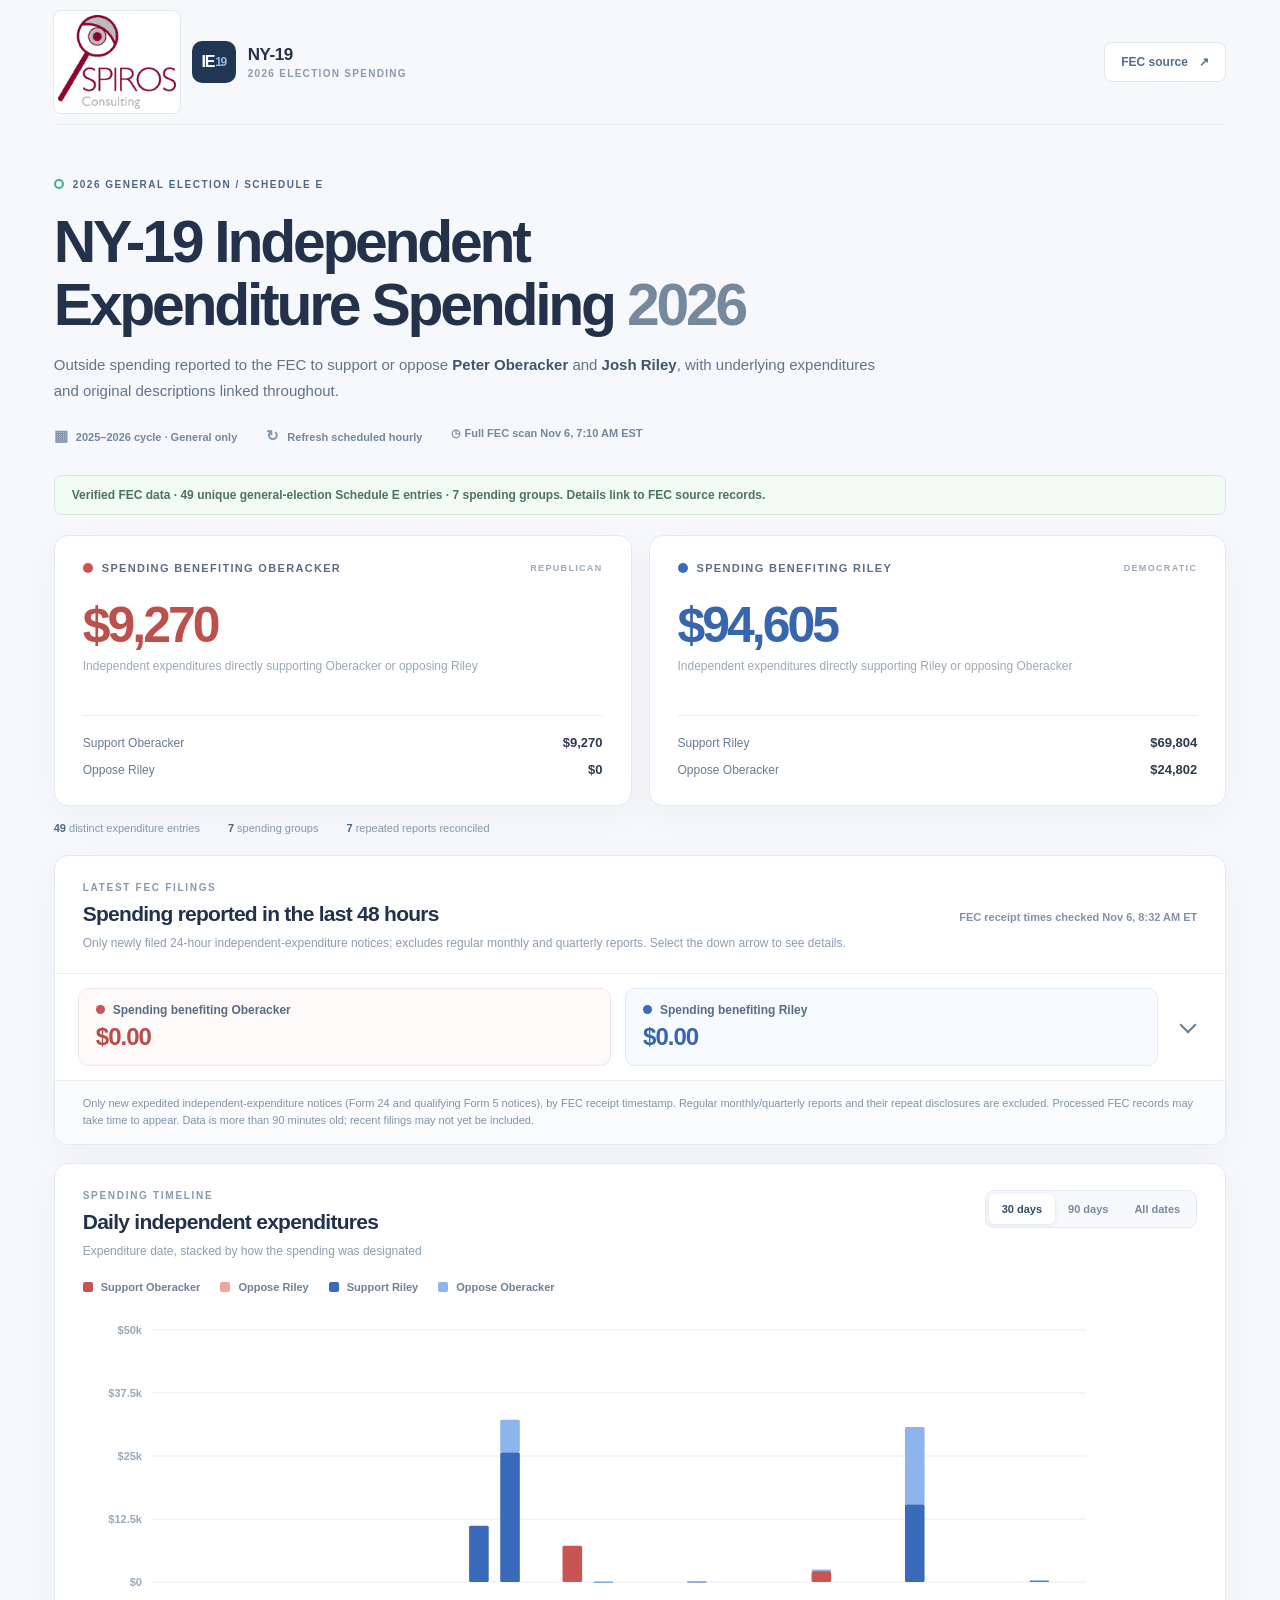
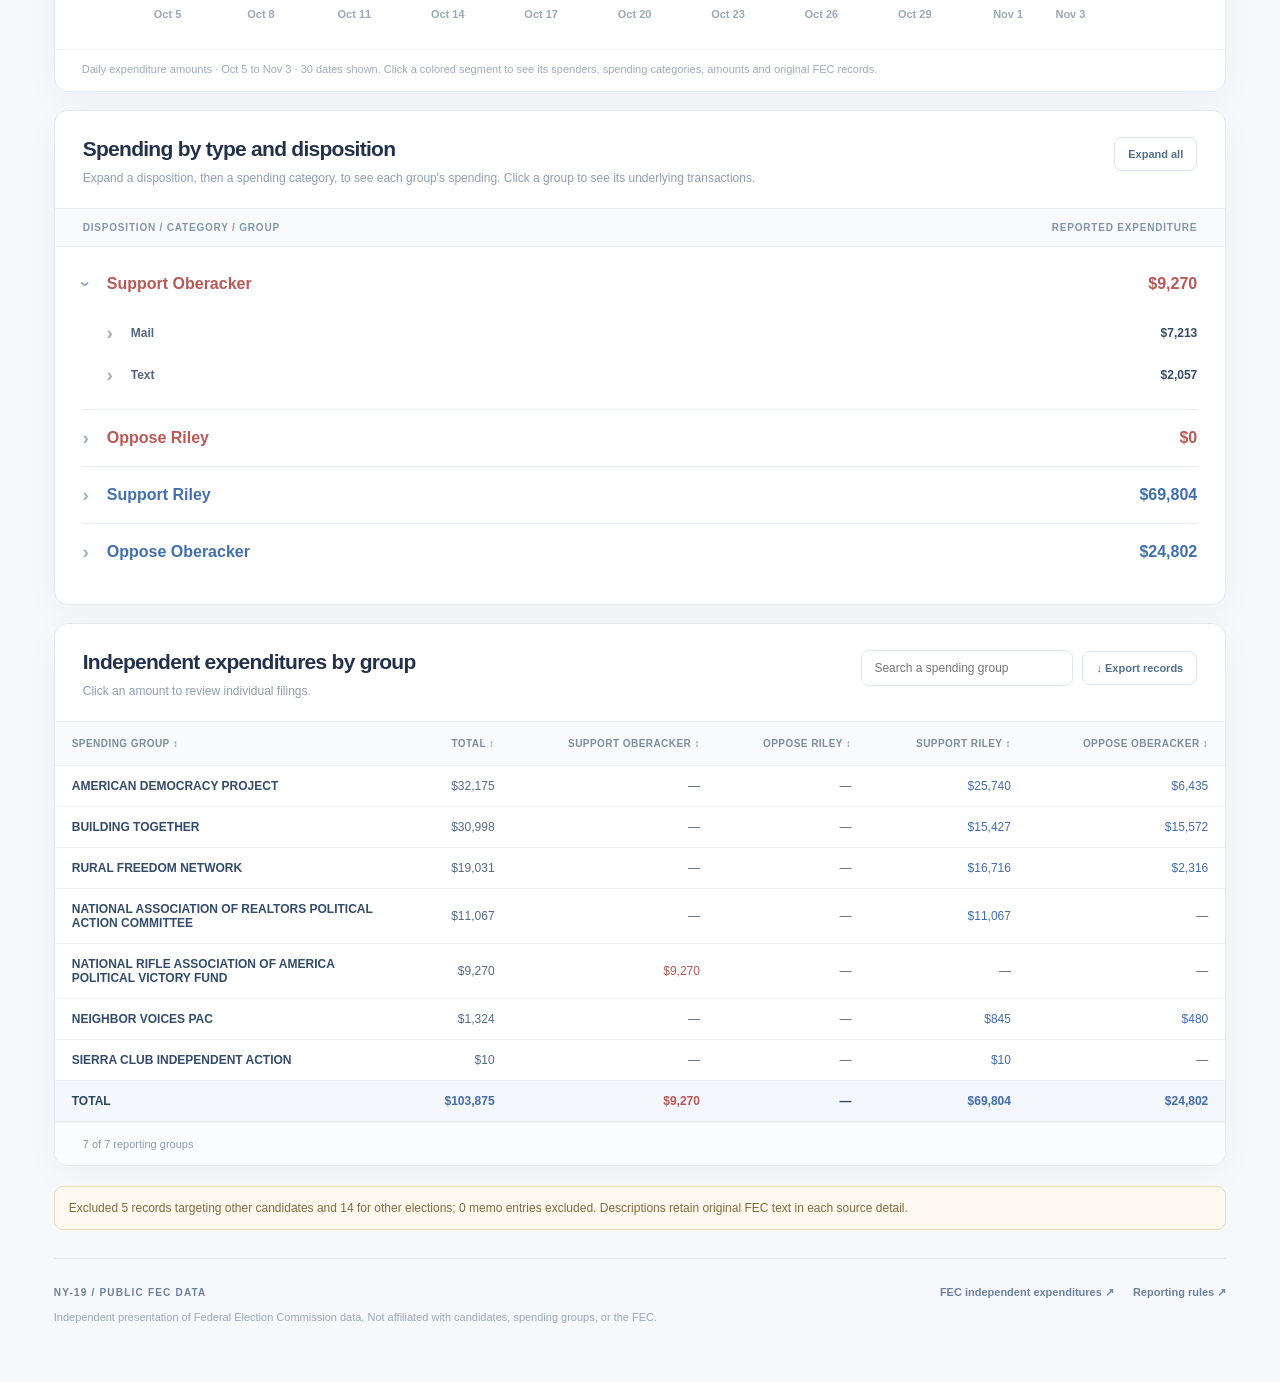
<file: NY-19/index.html>
<!doctype html>
<html lang="en">
<head>
  <meta charset="utf-8">
  <meta name="viewport" content="width=device-width, initial-scale=1">
  <meta name="theme-color" content="#f5f7fb">
  <meta name="description" content="NY-19 independent expenditures for the 2026 general election, grouped by candidate, group, day, and type. Each expenditure linked to its FEC source.">
  <title>NY-19 • 2026 Independent Expenditure Reporting</title>
  <link rel="stylesheet" href="../assets/styles.css?v=20261023-spiros-all-races-v1">
  <script defer src="../assets/app.js?v=20261021-nine-districts"></script>
  <script defer src="../assets/recent48.js?v=20261022-recent48-nine-races-v1"></script>
</head>
<body>
  <div class="page">
    <header class="topbar spiros-ie-header">
      <div class="brand"><img class="spiros-ie-logo" src="../assets/spiros-consulting-logo.png" alt="Spiros Consulting" width="160" height="127" decoding="async"><span class="brand-symbol">IE<span>19</span></span><div><strong>NY-19</strong><small>2026 Election Spending</small></div></div>
      <nav aria-label="Navigation and source"><a href="https://www.fec.gov/data/independent-expenditures/?data_type=processed&most_recent=true&candidate_office_state=NY&candidate_office_district=19" target="_blank" rel="noopener noreferrer">FEC source <span aria-hidden="true">↗</span></a></nav>
    </header>

    <main>
      <section class="hero">
        <div class="eyebrow"><span class="eyebrow-circle"></span> 2026 GENERAL ELECTION / SCHEDULE E</div>
        <h1>NY-19 Independent<br>Expenditure Spending <span>2026</span></h1>
        <p>Outside spending reported to the FEC to support or oppose <strong>Peter Oberacker</strong> and <strong>Josh Riley</strong>, with underlying expenditures and original descriptions linked throughout.</p>
        <div class="hero-meta">
          <span> <span class="mini-icon">▦</span> 2025–2026 cycle · General only </span>
          <span> <span class="mini-icon">↻</span> Refresh scheduled hourly </span>
          <span id="last-updated"> <span class="mini-icon">◷</span> Awaiting verified FEC data </span>
        </div>
      </section>

      <div id="status" class="status pending" role="status" aria-live="polite">Loading FEC Schedule E records…</div>

      <section class="headline-metrics" aria-label="Independent spending benefiting candidates">
        <article class="metric lawler">
          <div class="metric-title"><span class="dot red"></span><span>SPENDING BENEFITING OBERACKER</span><span class="pill">REPUBLICAN</span></div>
          <div class="big-number" id="lawler-total">—</div>
          <div class="metric-desc">Independent expenditures directly supporting Oberacker or opposing Riley</div>
          <div class="metric-rows">
            <div><span>Support Oberacker</span><strong id="lawler-support">—</strong></div>
            <div><span>Oppose Riley</span><strong id="conley-oppose">—</strong></div>
          </div>
        </article>
        <article class="metric conley">
          <div class="metric-title"><span class="dot blue"></span><span>SPENDING BENEFITING RILEY</span><span class="pill">DEMOCRATIC</span></div>
          <div class="big-number" id="conley-total">—</div>
          <div class="metric-desc">Independent expenditures directly supporting Riley or opposing Oberacker</div>
          <div class="metric-rows">
            <div><span>Support Riley</span><strong id="conley-support">—</strong></div>
            <div><span>Oppose Oberacker</span><strong id="lawler-oppose">—</strong></div>
          </div>
        </article>
      </section>

      <section class="headline-foot" aria-label="Source details">
        <span><strong id="total-records">—</strong> distinct expenditure entries</span>
        <span><strong id="total-groups">—</strong> spending groups</span>
        <span><strong id="dedup-note">—</strong> repeated reports reconciled</span>
      </section>

      <section class="panel recent48-section" aria-labelledby="recent48-heading" id="recent48">
        <div class="panel-header recent48-header">
          <div>
            <div class="kicker">LATEST FEC FILINGS</div>
            <h2 id="recent48-heading">Spending reported in the last 48 hours</h2>
            <p>Only newly filed 24-hour independent-expenditure notices; excludes regular monthly and quarterly reports. Select the down arrow to see details.</p>
          </div>
          <span class="recent-updated" id="recent48-updated">Checking FEC receipt times…</span>
        </div>
        <div id="recent48-groups" aria-live="polite">
          <p class="recent-loading">Verifying recently reported expenditures…</p>
        </div>
        <p class="recent-note" id="recent48-note">The 48-hour window is based on FEC filing receipt time, not expenditure date.</p>
      </section>

      <section class="panel chart-section" aria-labelledby="daily-heading">
        <div class="panel-header">
          <div><div class="kicker">SPENDING TIMELINE</div><h2 id="daily-heading">Daily independent expenditures</h2><p>Expenditure date, stacked by how the spending was designated</p></div>
          <div class="segmented" aria-label="Chart time range">
            <button type="button" class="active" data-window="30" aria-pressed="true">30 days</button>
            <button type="button" data-window="90" aria-pressed="false">90 days</button>
            <button type="button" data-window="all" aria-pressed="false">All dates</button>
          </div>
        </div>
        <div id="legend" class="legend" aria-label="Spending dispositions"></div>
        <div id="chart-scroller" class="chart-scroller"><div id="chart" class="chart-host" role="group" aria-label="Interactive daily spending chart, select a colored segment for details"><div class="chart-pending">Awaiting FEC expenditure records</div></div></div>
        <p class="chart-note" id="chart-note">Click a colored segment to see its spenders, spending categories, amounts and original FEC records.</p>
      </section>

      <section class="panel pivot-section" aria-labelledby="pivot-heading">
        <div class="panel-header row-wrap">
          <div><h2 id="pivot-heading">Spending by type and disposition</h2><p>Expand a disposition, then a spending category, to see each group's spending. Click a group to see its underlying transactions.</p></div>
          <div><button id="expand-all" class="secondary-button" type="button">Expand all</button></div>
        </div>
        <div class="pivot-headers"><span>Disposition / category / group</span><span>Reported expenditure</span></div>
        <div id="pivot" class="pivot"><div class="table-placeholder">Waiting for verified expenditures</div></div>
      </section>

      <section class="panel group-section" aria-labelledby="groups-heading">
        <div class="panel-header row-wrap">
          <div><h2 id="groups-heading">Independent expenditures by group</h2><p>Click an amount to review individual filings.</p></div>
          <div class="table-actions"><label for="group-search" class="sr-only">Search spender</label><input id="group-search" placeholder="Search a spending group" type="search"><button type="button" id="csv-download" class="secondary-button" disabled>↓ Export records</button></div>
        </div>
        <div class="table-scroll">
          <table id="groups-table">
            <thead><tr>
              <th scope="col"><button data-sort="name">Spending group <span aria-hidden="true">↕</span></button></th>
              <th scope="col" class="num"><button data-sort="total">Total <span aria-hidden="true">↕</span></button></th>
              <th scope="col" class="num"><button data-sort="support_lawler">Support Oberacker <span aria-hidden="true">↕</span></button></th>
              <th scope="col" class="num"><button data-sort="oppose_conley">Oppose Riley <span aria-hidden="true">↕</span></button></th>
              <th scope="col" class="num"><button data-sort="support_conley">Support Riley <span aria-hidden="true">↕</span></button></th>
              <th scope="col" class="num"><button data-sort="oppose_lawler">Oppose Oberacker <span aria-hidden="true">↕</span></button></th>
            </tr></thead>
            <tbody id="group-rows"><tr><td colspan="6" class="table-placeholder">Waiting for verified FEC records</td></tr></tbody>
            <tfoot id="group-footer"></tfoot>
          </table>
        </div>
        <div class="table-bottom"><span id="group-count">No data loaded</span></div>
      </section>

      <div class="warnings" id="warnings" hidden></div>
    </main>

    <footer class="footer"><div><strong>NY-19 / PUBLIC FEC DATA</strong><p>Independent presentation of Federal Election Commission data. Not affiliated with candidates, spending groups, or the FEC.</p></div><div><a href="https://www.fec.gov/data/independent-expenditures/" target="_blank" rel="noopener noreferrer">FEC independent expenditures ↗</a><a href="https://www.fec.gov/help-candidates-and-committees/making-independent-expenditures/reporting-independent-expenditures-form-3x/" target="_blank" rel="noopener noreferrer">Reporting rules ↗</a></div></footer>
  </div>
  <dialog id="detail-dialog" class="detail-dialog">
    <header><div class="kicker">SOURCE RECORDS</div><h2 id="detail-title"></h2><p id="detail-summary"></p><button type="button" id="detail-close" aria-label="Close details">×</button></header>
    <div class="detail-scroller" id="detail-scroller">
      <section class="daily-breakdown" id="daily-breakdown" hidden aria-label="Daily spending summarized by spender and category">
        <div class="daily-breakdown-header"><h3>Spending breakdown</h3><p id="daily-breakdown-note"></p></div>
        <table class="daily-breakdown-table">
          <thead><tr><th scope="col">Spender</th><th scope="col">Category of spend</th><th scope="col" class="num">Amount</th></tr></thead>
          <tbody id="daily-breakdown-rows"></tbody>
        </table>
      </section>
      <h3 class="detail-source-heading" id="detail-source-heading" hidden>Individual expenditures and original FEC records</h3>
      <table class="source-table">
        <thead><tr><th scope="col">Date</th><th scope="col">Spender</th><th scope="col">Category of spend</th><th scope="col">Original description / payee</th><th scope="col">Disposition</th><th scope="col" class="num">Amount / FEC source</th></tr></thead>
        <tbody id="detail-rows"></tbody>
      </table>
    </div>
    <div class="dialog-foot">Descriptions are from the original FEC itemization. Spend categories are standardized by this dashboard for browsing.</div>
  </dialog>
</body>
</html>
</file>
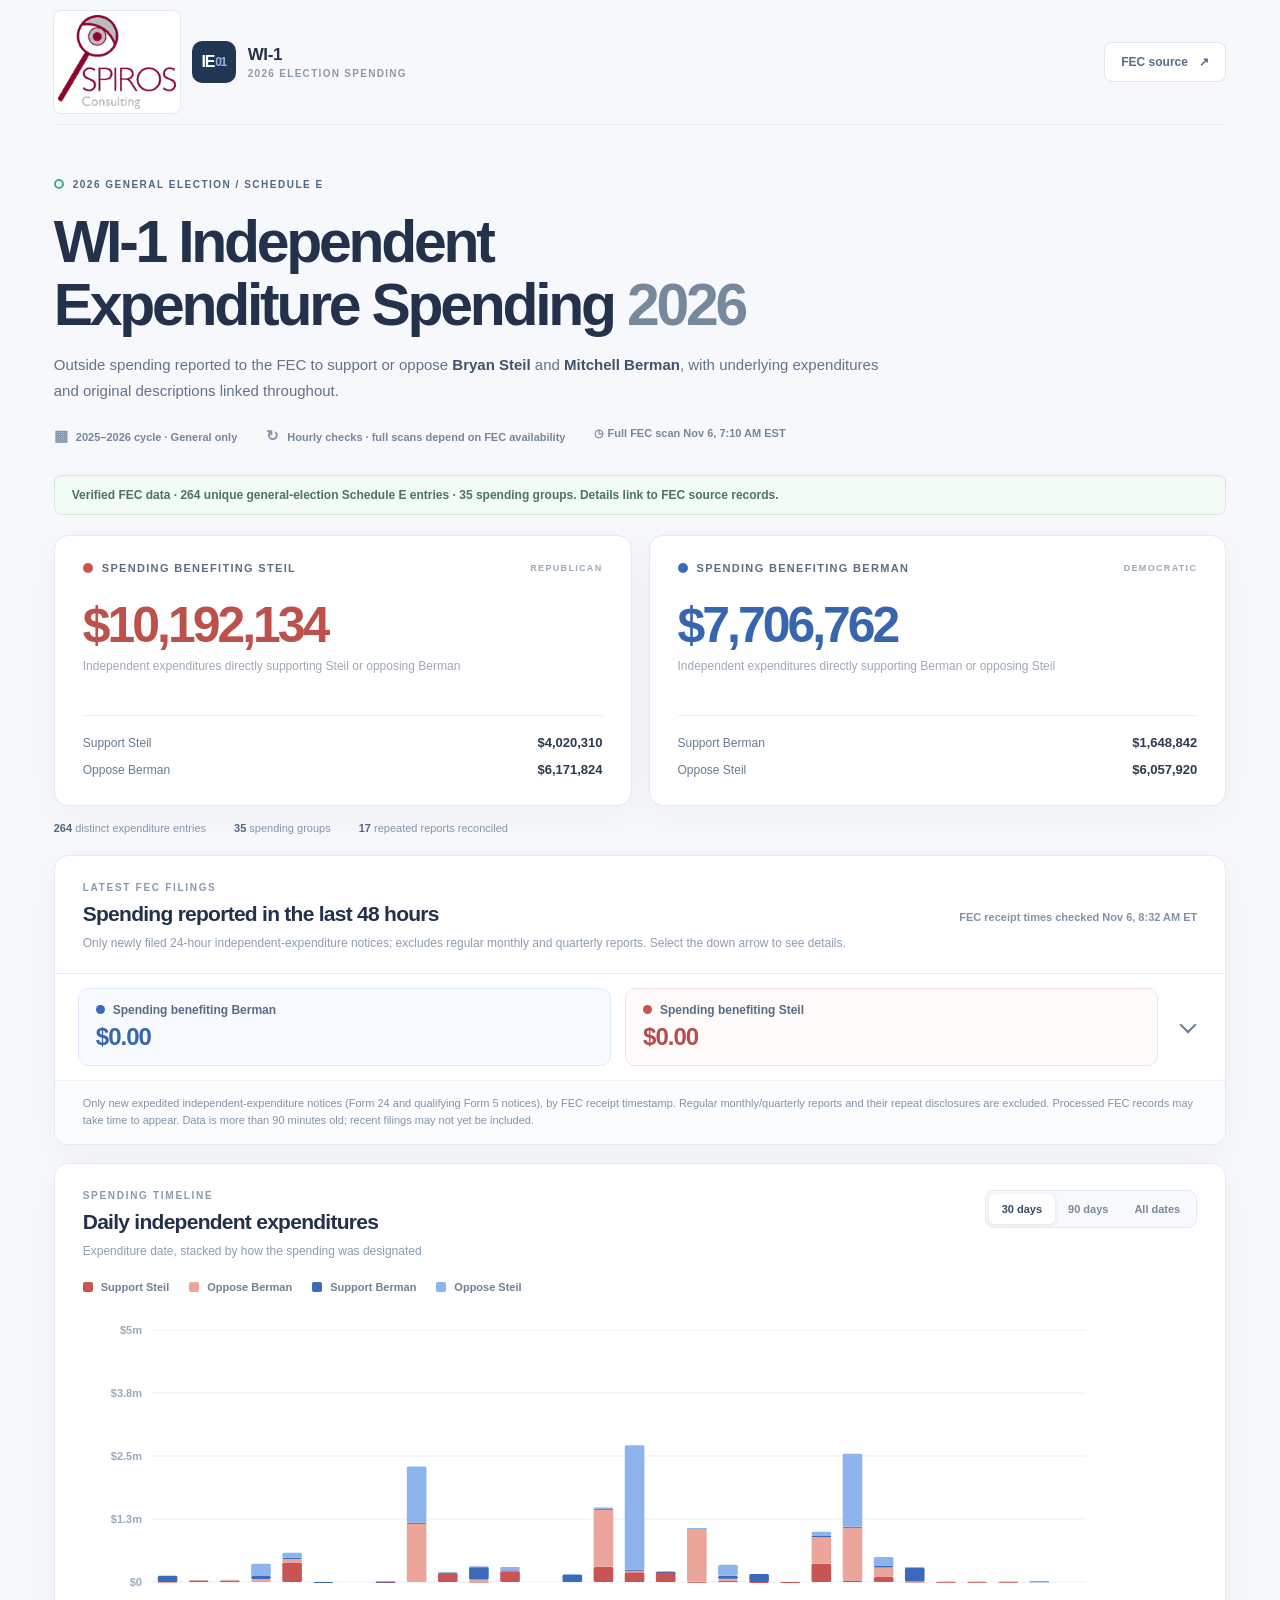
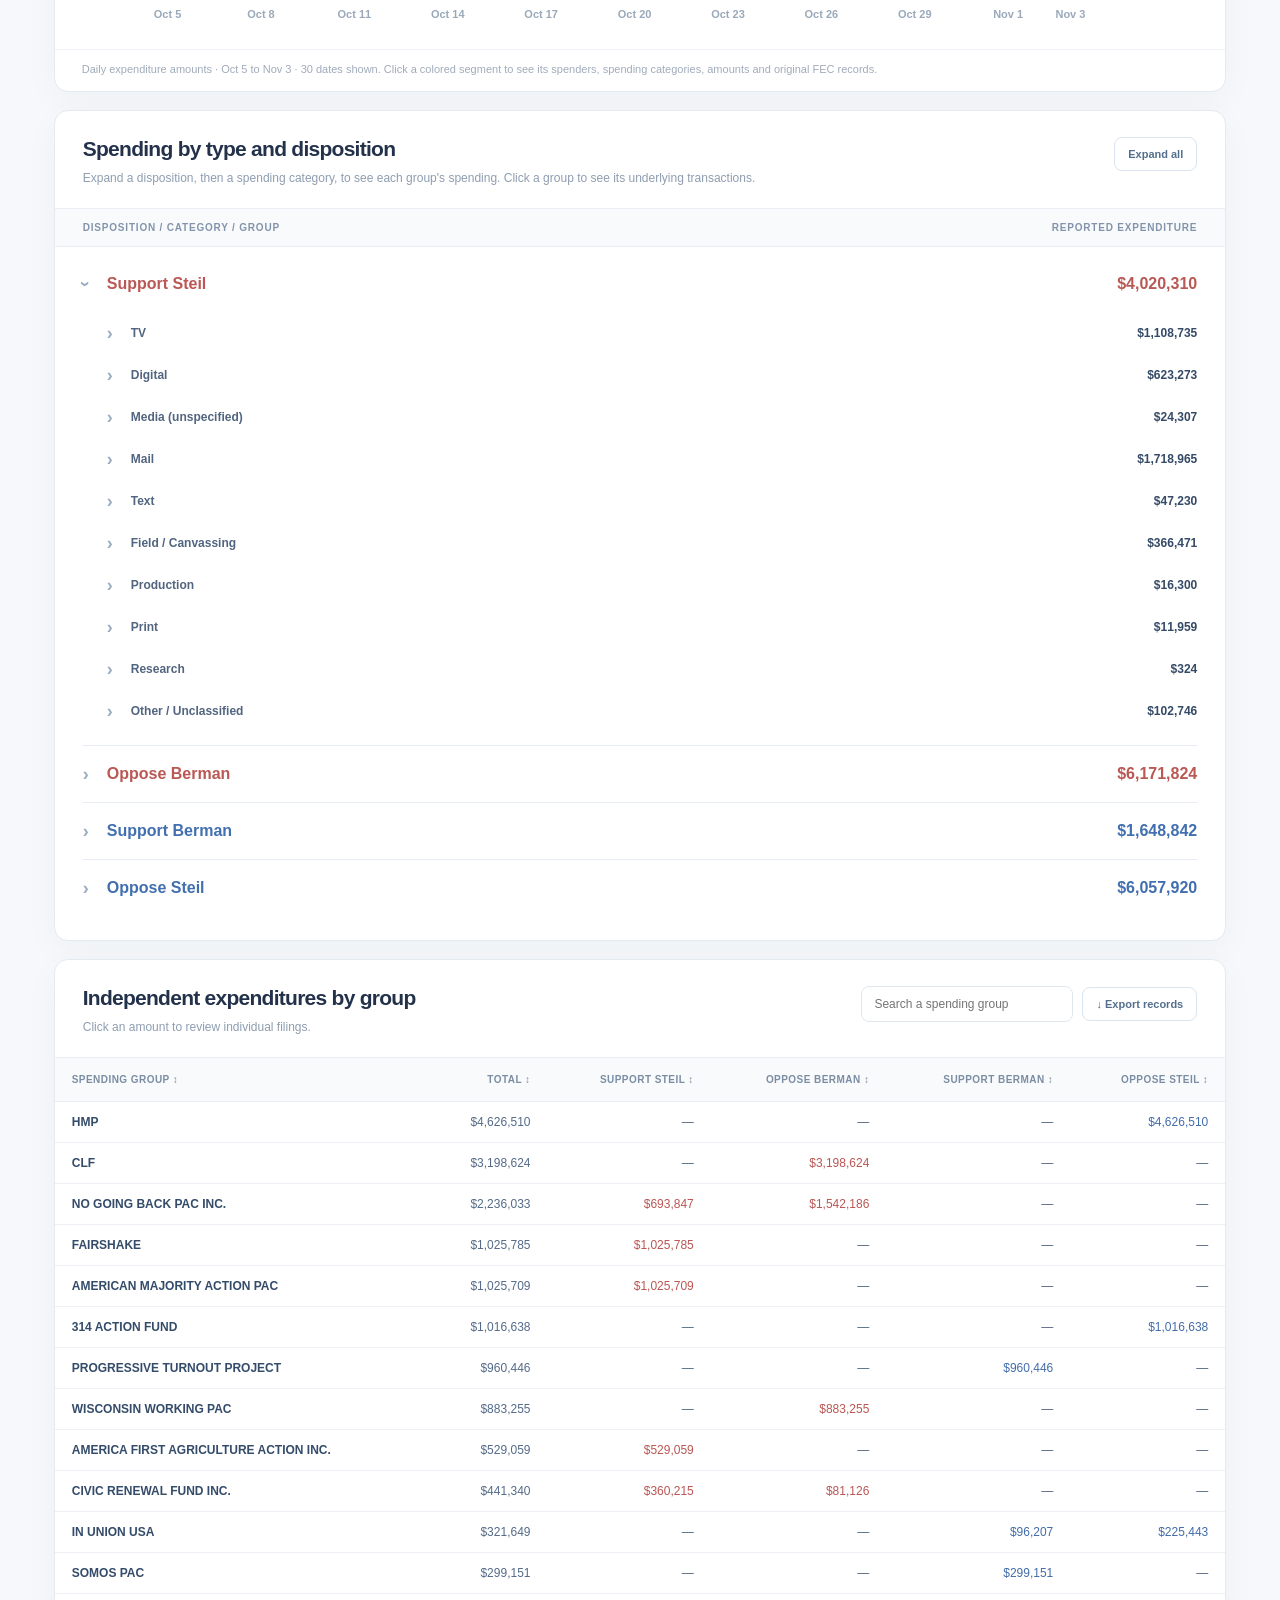
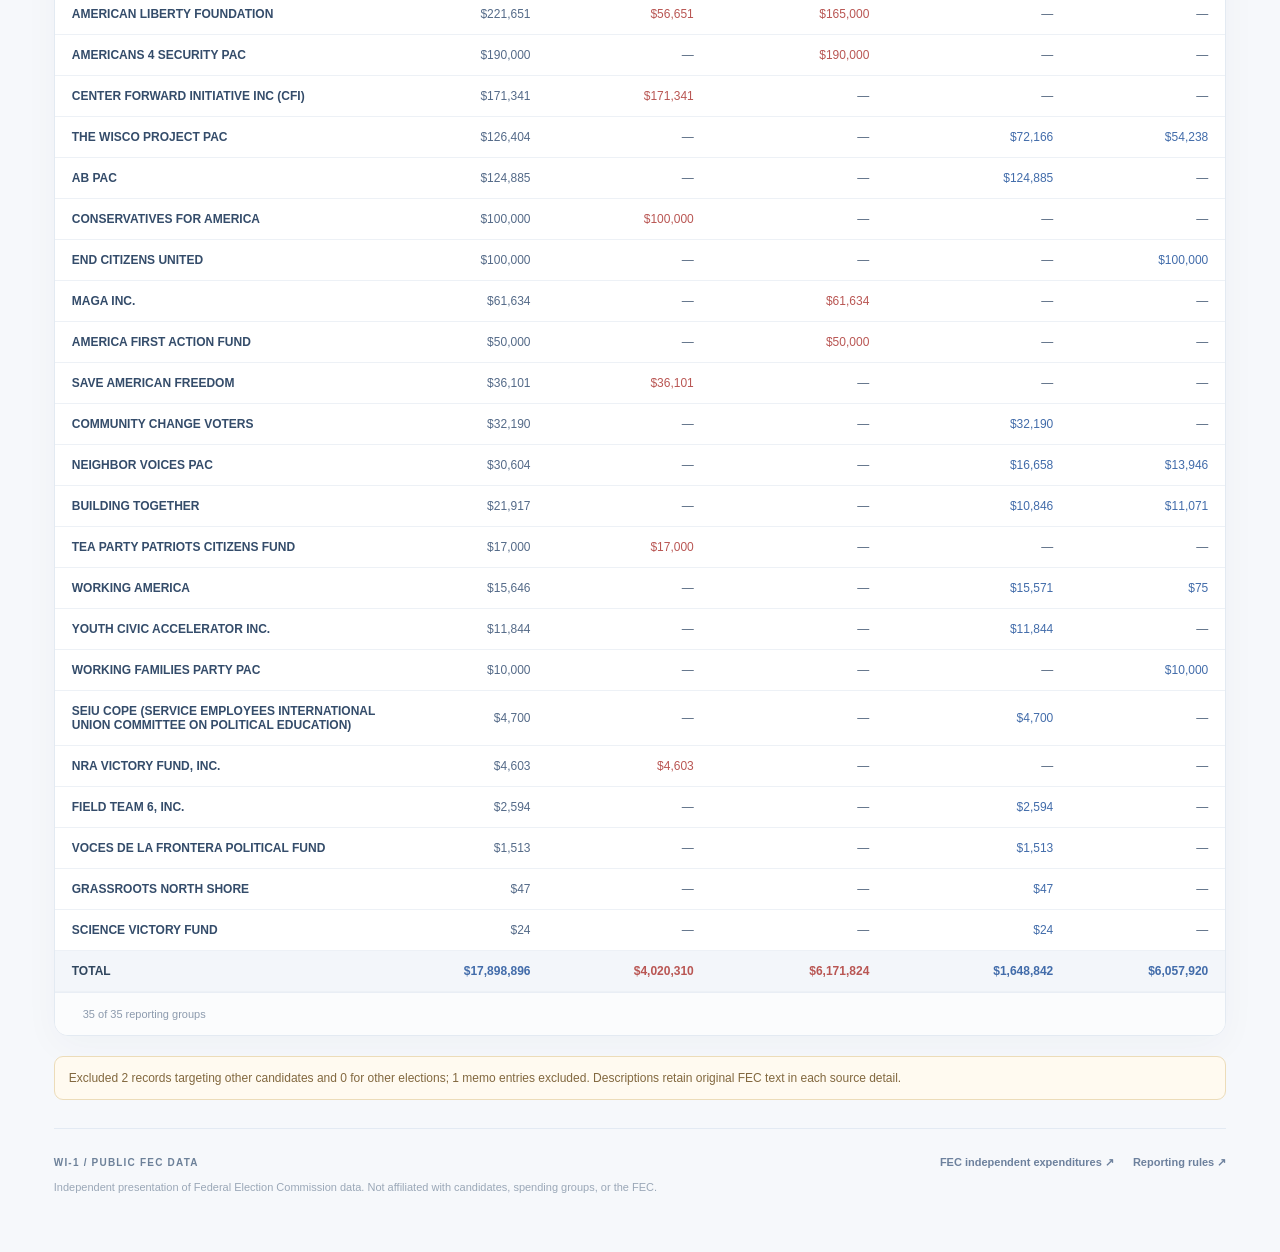
<file: WI-1/index.html>
<!doctype html>
<html lang="en">
<head>
  <meta charset="utf-8">
  <meta name="viewport" content="width=device-width, initial-scale=1">
  <meta name="theme-color" content="#f5f7fb">
  <meta name="description" content="WI-1 independent expenditures for the 2026 general election, grouped by candidate, group, day, and type. Each expenditure linked to its FEC source.">
  <title>WI-1 • 2026 Independent Expenditure Reporting</title>
  <link rel="stylesheet" href="../assets/styles.css?v=20261023-spiros-all-races-v1">
  <script defer src="../assets/app.js?v=20261021-nine-districts"></script>
  <script defer src="../assets/recent48.js?v=20261022-recent48-nine-races-v1"></script>
</head>
<body>
  <div class="page">
    <header class="topbar spiros-ie-header">
      <div class="brand"><img class="spiros-ie-logo" src="../assets/spiros-consulting-logo.png" alt="Spiros Consulting" width="160" height="127" decoding="async"><span class="brand-symbol">IE<span>01</span></span><div><strong>WI-1</strong><small>2026 Election Spending</small></div></div>
      <nav aria-label="Navigation and source"><a href="https://www.fec.gov/data/independent-expenditures/?data_type=processed&most_recent=true&candidate_office_state=WI&candidate_office_district=01" target="_blank" rel="noopener noreferrer">FEC source <span aria-hidden="true">↗</span></a></nav>
    </header>

    <main>
      <section class="hero">
        <div class="eyebrow"><span class="eyebrow-circle"></span> 2026 GENERAL ELECTION / SCHEDULE E</div>
        <h1>WI-1 Independent<br>Expenditure Spending <span>2026</span></h1>
        <p>Outside spending reported to the FEC to support or oppose <strong>Bryan Steil</strong> and <strong>Mitchell Berman</strong>, with underlying expenditures and original descriptions linked throughout.</p>
        <div class="hero-meta">
          <span> <span class="mini-icon">▦</span> 2025–2026 cycle · General only </span>
          <span> <span class="mini-icon">↻</span> Hourly checks · full scans depend on FEC availability </span>
          <span id="last-updated"> <span class="mini-icon">◷</span> Awaiting verified FEC data </span>
        </div>
      </section>

      <div id="status" class="status pending" role="status" aria-live="polite">Loading FEC Schedule E records…</div>

      <section class="headline-metrics" aria-label="Independent spending benefiting candidates">
        <article class="metric lawler">
          <div class="metric-title"><span class="dot red"></span><span>SPENDING BENEFITING STEIL</span><span class="pill">REPUBLICAN</span></div>
          <div class="big-number" id="lawler-total">—</div>
          <div class="metric-desc">Independent expenditures directly supporting Steil or opposing Berman</div>
          <div class="metric-rows">
            <div><span>Support Steil</span><strong id="lawler-support">—</strong></div>
            <div><span>Oppose Berman</span><strong id="conley-oppose">—</strong></div>
          </div>
        </article>
        <article class="metric conley">
          <div class="metric-title"><span class="dot blue"></span><span>SPENDING BENEFITING BERMAN</span><span class="pill">DEMOCRATIC</span></div>
          <div class="big-number" id="conley-total">—</div>
          <div class="metric-desc">Independent expenditures directly supporting Berman or opposing Steil</div>
          <div class="metric-rows">
            <div><span>Support Berman</span><strong id="conley-support">—</strong></div>
            <div><span>Oppose Steil</span><strong id="lawler-oppose">—</strong></div>
          </div>
        </article>
      </section>

      <section class="headline-foot" aria-label="Source details">
        <span><strong id="total-records">—</strong> distinct expenditure entries</span>
        <span><strong id="total-groups">—</strong> spending groups</span>
        <span><strong id="dedup-note">—</strong> repeated reports reconciled</span>
      </section>

      <section class="panel recent48-section" aria-labelledby="recent48-heading" id="recent48">
        <div class="panel-header recent48-header">
          <div>
            <div class="kicker">LATEST FEC FILINGS</div>
            <h2 id="recent48-heading">Spending reported in the last 48 hours</h2>
            <p>Only newly filed 24-hour independent-expenditure notices; excludes regular monthly and quarterly reports. Select the down arrow to see details.</p>
          </div>
          <span class="recent-updated" id="recent48-updated">Checking FEC receipt times…</span>
        </div>
        <div id="recent48-groups" aria-live="polite">
          <p class="recent-loading">Verifying recently reported expenditures…</p>
        </div>
        <p class="recent-note" id="recent48-note">The 48-hour window is based on FEC filing receipt time, not expenditure date.</p>
      </section>

      <section class="panel chart-section" aria-labelledby="daily-heading">
        <div class="panel-header">
          <div><div class="kicker">SPENDING TIMELINE</div><h2 id="daily-heading">Daily independent expenditures</h2><p>Expenditure date, stacked by how the spending was designated</p></div>
          <div class="segmented" aria-label="Chart time range">
            <button type="button" class="active" data-window="30" aria-pressed="true">30 days</button>
            <button type="button" data-window="90" aria-pressed="false">90 days</button>
            <button type="button" data-window="all" aria-pressed="false">All dates</button>
          </div>
        </div>
        <div id="legend" class="legend" aria-label="Spending dispositions"></div>
        <div id="chart-scroller" class="chart-scroller"><div id="chart" class="chart-host" role="group" aria-label="Interactive daily spending chart, select a colored segment for details"><div class="chart-pending">Awaiting FEC expenditure records</div></div></div>
        <p class="chart-note" id="chart-note">Click a colored segment to see its spenders, spending categories, amounts and original FEC records.</p>
      </section>

      <section class="panel pivot-section" aria-labelledby="pivot-heading">
        <div class="panel-header row-wrap">
          <div><h2 id="pivot-heading">Spending by type and disposition</h2><p>Expand a disposition, then a spending category, to see each group's spending. Click a group to see its underlying transactions.</p></div>
          <div><button id="expand-all" class="secondary-button" type="button">Expand all</button></div>
        </div>
        <div class="pivot-headers"><span>Disposition / category / group</span><span>Reported expenditure</span></div>
        <div id="pivot" class="pivot"><div class="table-placeholder">Waiting for verified expenditures</div></div>
      </section>

      <section class="panel group-section" aria-labelledby="groups-heading">
        <div class="panel-header row-wrap">
          <div><h2 id="groups-heading">Independent expenditures by group</h2><p>Click an amount to review individual filings.</p></div>
          <div class="table-actions"><label for="group-search" class="sr-only">Search spender</label><input id="group-search" placeholder="Search a spending group" type="search"><button type="button" id="csv-download" class="secondary-button" disabled>↓ Export records</button></div>
        </div>
        <div class="table-scroll">
          <table id="groups-table">
            <thead><tr>
              <th scope="col"><button data-sort="name">Spending group <span aria-hidden="true">↕</span></button></th>
              <th scope="col" class="num"><button data-sort="total">Total <span aria-hidden="true">↕</span></button></th>
              <th scope="col" class="num"><button data-sort="support_lawler">Support Steil <span aria-hidden="true">↕</span></button></th>
              <th scope="col" class="num"><button data-sort="oppose_conley">Oppose Berman <span aria-hidden="true">↕</span></button></th>
              <th scope="col" class="num"><button data-sort="support_conley">Support Berman <span aria-hidden="true">↕</span></button></th>
              <th scope="col" class="num"><button data-sort="oppose_lawler">Oppose Steil <span aria-hidden="true">↕</span></button></th>
            </tr></thead>
            <tbody id="group-rows"><tr><td colspan="6" class="table-placeholder">Waiting for verified FEC records</td></tr></tbody>
            <tfoot id="group-footer"></tfoot>
          </table>
        </div>
        <div class="table-bottom"><span id="group-count">No data loaded</span></div>
      </section>

      <div class="warnings" id="warnings" hidden></div>
    </main>

    <footer class="footer"><div><strong>WI-1 / PUBLIC FEC DATA</strong><p>Independent presentation of Federal Election Commission data. Not affiliated with candidates, spending groups, or the FEC.</p></div><div><a href="https://www.fec.gov/data/independent-expenditures/" target="_blank" rel="noopener noreferrer">FEC independent expenditures ↗</a><a href="https://www.fec.gov/help-candidates-and-committees/making-independent-expenditures/reporting-independent-expenditures-form-3x/" target="_blank" rel="noopener noreferrer">Reporting rules ↗</a></div></footer>
  </div>
  <dialog id="detail-dialog" class="detail-dialog">
    <header><div class="kicker">SOURCE RECORDS</div><h2 id="detail-title"></h2><p id="detail-summary"></p><button type="button" id="detail-close" aria-label="Close details">×</button></header>
    <div class="detail-scroller" id="detail-scroller">
      <section class="daily-breakdown" id="daily-breakdown" hidden aria-label="Daily spending summarized by spender and category">
        <div class="daily-breakdown-header"><h3>Spending breakdown</h3><p id="daily-breakdown-note"></p></div>
        <table class="daily-breakdown-table">
          <thead><tr><th scope="col">Spender</th><th scope="col">Category of spend</th><th scope="col" class="num">Amount</th></tr></thead>
          <tbody id="daily-breakdown-rows"></tbody>
        </table>
      </section>
      <h3 class="detail-source-heading" id="detail-source-heading" hidden>Individual expenditures and original FEC records</h3>
      <table class="source-table">
        <thead><tr><th scope="col">Date</th><th scope="col">Spender</th><th scope="col">Category of spend</th><th scope="col">Original description / payee</th><th scope="col">Disposition</th><th scope="col" class="num">Amount / FEC source</th></tr></thead>
        <tbody id="detail-rows"></tbody>
      </table>
    </div>
    <div class="dialog-foot">Descriptions are from the original FEC itemization. Spend categories are standardized by this dashboard for browsing.</div>
  </dialog>
</body>
</html>
</file>
<file: assets/styles.css>
:root {--ink:#23324a;--muted:#7c8ca1;--sub:#566980;--bg:#f6f8fb;--paper:#fff;--border:#e3eaf2;--red:#c85553;--r2:#eba59a;--blue:#396bba;--b2:#8eb4ed;--shadow:0 10px 36px rgba(26,47,77,.035);font-family:Inter,-apple-system,BlinkMacSystemFont,"Segoe UI",Arial,sans-serif}
*{box-sizing:border-box}
html{scroll-behavior:smooth}
body{margin:0;background:var(--bg);color:var(--ink);-webkit-font-smoothing:antialiased}
button,input{font:inherit}
button{cursor:pointer}
a{color:inherit;text-decoration:none}
a:hover{text-decoration:underline}
button:focus-visible,a:focus-visible,input:focus-visible,summary:focus-visible{outline:3px solid #e4b768;outline-offset:3px}
.page{max-width:1470px;margin:0 auto;padding:0 4.2%}
.topbar{height:82px;border-bottom:1px solid #e7edf4;display:flex;justify-content:space-between;align-items:center;gap:16px}
.brand{display:flex;align-items:center;gap:12px}
.brand-symbol{background:#203653;color:white;border-radius:10px;width:44px;height:42px;display:flex;align-items:center;justify-content:center;gap:1px;font-size:16px;font-weight:850;letter-spacing:-.08em}
.brand-symbol span{color:#9cb6d9;font-size:12px}
.brand div{display:flex;flex-direction:column;gap:3px}
.brand strong{font-size:17px;letter-spacing:-.025em}
.brand small{font-size:10px;font-weight:700;color:#8b9aaa;letter-spacing:.13em;text-transform:uppercase}
.topbar nav a{border-radius:8px;background:white;border:1px solid #dfe7ef;padding:12px 16px;font-size:12px;font-weight:720;color:#556e89}
.topbar nav a span{padding-left:8px}
.hero{padding:54px 0 30px}
.eyebrow{display:flex;align-items:center;gap:9px;color:#506783;letter-spacing:.15em;font-weight:850;font-size:10px}
.eyebrow-circle{display:inline-block;border:2px solid #45ad8a;border-radius:50%;width:10px;height:10px}
h1{font-size:clamp(38px,4.6vw,63px);line-height:1.07;letter-spacing:-.055em;font-weight:860;margin:20px 0 16px;max-width:1010px}
h1 span{color:#76889b}
.hero p{margin:0;max-width:850px;color:#63738a;font-size:15px;line-height:1.75}
.hero p strong{color:#40536d}
.hero-meta{display:flex;gap:29px;flex-wrap:wrap;margin-top:23px;font-size:11px;font-weight:700;color:#75869d}
.mini-icon{font-size:15px;color:#8395ac;margin-right:5px}
.status{margin-bottom:20px;border-radius:8px;padding:12px 17px;font-size:12px;font-weight:700}
.status.pending{color:#82673c;border:1px solid #f0deb3;background:#fffbef}
.status.good{color:#4c745f;border:1px solid #d4e9d9;background:#f3fbf5}
.status.error{color:#a13d38;border:1px solid #ecc7c3;background:#fff6f5}
.headline-metrics{display:grid;grid-template-columns:repeat(2,minmax(0,1fr));gap:17px}
.metric{border:1px solid var(--border);border-radius:14px;box-shadow:var(--shadow);background:white;padding:26px 28px 22px;min-width:0}
.metric-title{display:flex;align-items:center;gap:9px;font-size:11px;color:#5c6d82;letter-spacing:.12em;font-weight:850}
.dot{width:10px;height:10px;display:inline-block;border-radius:50%;flex:none}
.red{background:var(--red)}
.blue{background:var(--blue)}
.pill{margin-left:auto;color:#9ca8b8;font-size:9px}
.big-number{font-size:clamp(34px,3.9vw,51px);font-weight:850;letter-spacing:-.06em;line-height:1.26;margin-top:20px;font-variant-numeric:tabular-nums}
.lawler .big-number{color:#bc514c}
.conley .big-number{color:#3766ae}
.metric-desc{color:#9da8b7;font-size:12px;line-height:1.6;min-height:36px}
.metric-rows{border-top:1px solid #edf1f5;padding-top:13px;margin-top:22px}
.metric-rows>div{display:flex;justify-content:space-between;align-items:center;gap:12px;color:#677b92;font-size:12px;padding:6px 0}
.metric-rows strong{color:#2c3b50;font-size:13px;font-variant-numeric:tabular-nums}
.headline-foot{margin:16px 0 19px;display:flex;gap:28px;flex-wrap:wrap;font-size:11px;color:#8896a7}
.headline-foot strong{color:#526782;font-variant-numeric:tabular-nums}
.panel{background:white;border:1px solid var(--border);border-radius:14px;box-shadow:var(--shadow);margin-top:18px;overflow:hidden}
.panel-header{padding:26px 28px 20px;display:flex;justify-content:space-between;align-items:start;gap:18px}
.panel-header h2{margin:0;font-size:21px;letter-spacing:-.035em}
.panel-header p{margin:8px 0 0;font-size:12px;color:#8e9db0;line-height:1.55}
.kicker{font-size:10px;color:#8799ae;letter-spacing:.17em;font-weight:860;margin-bottom:9px}
.row-wrap{flex-wrap:wrap}
.segmented{border:1px solid #e3eaf2;padding:3px;border-radius:9px;display:flex;flex:none;background:#f7f9fc}
.segmented button{border:0;border-radius:6px;background:transparent;padding:9px 13px;color:#78899f;font-size:11px;font-weight:750;white-space:nowrap}
.segmented button.active{background:#fff;color:#324b67;box-shadow:0 1px 4px #dae2ec}
.legend{display:flex;flex-wrap:wrap;gap:20px;margin:1px 28px 16px;font-size:11px;font-weight:700;color:#6f8096}
.legend-item{display:inline-flex;align-items:center;gap:8px}
.legend-dot{width:10px;height:10px;border-radius:2px;display:inline-block}
.chart-scroller{width:100%;overflow-x:auto;padding:0 21px 8px}
.chart-host{height:332px;min-width:100%;position:relative}
.chart-host svg{display:block;height:100%}
.axis-text{fill:#9aa9ba;font-size:11px;font-weight:650}
.grid-line{stroke:#e9edf3;stroke-width:1}
.chart-pending{display:grid;place-items:center;width:100%;height:250px;color:#99a8b8;font-size:12px}
.chart-segment{cursor:pointer;transition:opacity .15s}
.chart-segment:hover{opacity:.78}
.chart-segment:focus-visible{stroke:#23324a;stroke-width:2;outline:1px solid #23324a}
.chart-note{border-top:1px solid #f0f3f7;padding:13px 27px 16px;margin:0;color:#a0abba;font-size:11px}
.table-actions{display:flex;gap:9px;align-items:center;flex-wrap:wrap}
.table-actions input{border-radius:8px;border:1px solid #dee7f0;background:white;padding:10px 12px;color:#425a74;font-size:12px;min-width:212px}
.secondary-button{border-radius:8px;border:1px solid #dae4ef;background:#fff;color:#546f8d;padding:10px 13px;font-size:11px;font-weight:780;white-space:nowrap}
.secondary-button:disabled{opacity:.45;cursor:default}
.table-scroll{width:100%;overflow-x:auto}
table{width:100%;border-collapse:collapse;font-size:12px;font-variant-numeric:tabular-nums}
#groups-table{min-width:990px}
thead{background:#f8fafc}
th{border-block:1px solid #e9eef5;padding:16px 17px;text-align:left;color:#7b8da3;font-size:10px;font-weight:830;text-transform:uppercase;letter-spacing:.045em;white-space:nowrap}
th button{background:none;border:0;color:inherit;font:inherit;cursor:pointer;text-transform:inherit;letter-spacing:inherit;padding:0}
th button:hover{text-decoration:underline}
td{padding:13px 17px;color:#53667f;border-bottom:1px solid #edf1f6}
tbody tr:hover{background:#fbfcfe}
td.num,th.num{text-align:right;white-space:nowrap}
td.group-name{font-weight:750;color:#344c6a;max-width:285px;overflow-wrap:anywhere}
td .amount-link{background:transparent;border:0;color:#546a88;font-size:12px;font-variant-numeric:tabular-nums;cursor:pointer;padding:0;white-space:nowrap}
td .amount-link:hover{text-decoration:underline;color:#255c9c}
td .amount-link.red-link{color:#b95653}
td .amount-link.blue-link{color:#426caa}
.group-footer{background:#f3f6fa}
.group-footer td{font-weight:860;color:#30465e;border-top:1px solid #dce4ee}
.table-placeholder{text-align:center;color:#91a1b2;padding:35px 15px}
.table-bottom{border-top:1px solid #e9eef5;background:#fbfcfd;padding:15px 28px;display:flex;justify-content:space-between;gap:15px;flex-wrap:wrap;color:#8c9aad;font-size:11px}
.pivot-headers{display:flex;justify-content:space-between;background:#f8fafc;border-block:1px solid #e9eef5;padding:13px 28px;color:#8394aa;text-transform:uppercase;font-size:10px;font-weight:840;letter-spacing:.08em}
.pivot{padding:9px 28px 24px}
.pivot-disposition{border-bottom:1px solid #e8edf5}
.pivot-disposition:last-child{border:0}
.pivot-disposition>summary{padding:19px 0;display:flex;justify-content:space-between;align-items:center;gap:10px;cursor:pointer;list-style:none;font-weight:800}
.pivot-disposition>summary::-webkit-details-marker,.pivot-category>summary::-webkit-details-marker{display:none}
.pivot-disposition>summary::before,.pivot-category>summary::before{content:"›";display:inline-block;font-size:18px;line-height:1;margin-right:8px;color:#9aacc2;transition:transform .15s}
.pivot-disposition[open]>summary::before,.pivot-category[open]>summary::before{transform:rotate(90deg)}
.pivot-disposition>summary .summary-label,.pivot-category>summary .summary-label{flex:1}
.pivot-disposition>summary .summary-total{font-variant-numeric:tabular-nums}
.pivot-disposition[data-disposition="support_lawler"]>.pivot-disposition-title,.pivot-disposition[data-disposition="oppose_conley"]>.pivot-disposition-title{color:#b95854}
.pivot-disposition[data-disposition="support_conley"]>.pivot-disposition-title,.pivot-disposition[data-disposition="oppose_lawler"]>.pivot-disposition-title{color:#416faf}
.pivot-contents{padding:0 0 13px 24px}
.pivot-category>summary{padding:12px 0;display:flex;justify-content:space-between;align-items:center;gap:10px;font-size:12px;font-weight:760;list-style:none;color:#516580}
.pivot-category .pivot-group{border-top:1px solid #f0f3f7;margin-left:28px;padding:10px 0;display:flex;align-items:center;justify-content:space-between;gap:12px;font-size:11px;color:#74849a}
.pivot-group button{background:transparent;border:0;color:#4f6e95;font:inherit;text-align:left;padding:0}
.pivot-group button:hover{text-decoration:underline}
.pivot-money{font-variant-numeric:tabular-nums;white-space:nowrap;font-weight:760;color:#354a66}
.method{background:#eff3f8;border:1px solid #e3eaf2;border-radius:13px;margin:22px 0 30px;padding:25px 28px}
.method-heading{display:flex;align-items:center;gap:10px}
.method-heading h2{font-size:18px;letter-spacing:-.03em;margin:0}
.method-icon{border-radius:50%;width:20px;height:20px;background:#dce7f3;color:#5c7796;font-size:12px;font-weight:900;display:grid;place-items:center}
.method-grid{display:grid;grid-template-columns:repeat(3,minmax(0,1fr));gap:27px;margin-top:16px}
.method-grid h3{font-size:12px;color:#576e87;margin:0 0 9px}
.method-grid p{font-size:11px;color:#7b8da3;line-height:1.67;margin:0}
.warnings{border:1px solid #ecdcb9;background:#fffaf0;padding:14px;margin:20px 0 28px;color:#82683f;font-size:12px;border-radius:9px}
.footer{border-top:1px solid #e3eaf3;display:flex;justify-content:space-between;gap:20px;padding:27px 0 45px;font-size:11px}
.footer strong{font-size:10px;letter-spacing:.12em;color:#6d8199}
.footer p{max-width:620px;line-height:1.6;color:#9aa7b7}
.footer>div:last-child{display:flex;gap:19px;align-items:start;flex-wrap:wrap;color:#6d819d;font-weight:700}
.detail-dialog{width:min(1100px,calc(100% - 24px));max-height:87vh;padding:0;border:1px solid #dae3ed;border-radius:15px;color:var(--ink);box-shadow:0 24px 90px rgba(11,26,47,.25)}
.detail-dialog::backdrop{background:rgba(16,35,56,.5)}
.detail-dialog>header{padding:25px 28px 19px;border-bottom:1px solid #e3eaf2;position:relative}
.detail-dialog h2{margin:0;font-size:21px;letter-spacing:-.03em;max-width:calc(100% - 45px)}
.detail-dialog header p{font-size:12px;color:#8798aa;margin:9px 0 0}
#detail-close{position:absolute;right:22px;top:20px;width:35px;height:35px;border-radius:50%;border:0;background:#f0f4f8;font-size:24px;color:#63778f}
.detail-scroller{max-height:60vh;overflow:auto}
.detail-scroller .source-table{min-width:1010px}
.detail-scroller .daily-breakdown-table{min-width:600px}
.daily-breakdown{padding:18px 24px 22px;border-bottom:1px solid #e5ebf3;background:#fcfdff}
.daily-breakdown-header{display:flex;justify-content:space-between;align-items:baseline;gap:12px;flex-wrap:wrap;margin-bottom:12px}
.daily-breakdown-header h3,.detail-source-heading{font-size:13px;letter-spacing:-.015em;color:#3b516c;margin:0;font-weight:800}
.daily-breakdown-header p{font-size:11px;color:#8596aa;margin:0}
.daily-breakdown-table thead{background:#f4f7fb}
.daily-breakdown-table td{font-size:12px;padding:11px 17px}
.daily-breakdown-table td.spender-column{font-weight:750;color:#344b67}
.daily-breakdown-table td.category-column{color:#536b87}
.daily-breakdown-table td.num{font-weight:800;color:#2f4967}
.detail-source-heading{padding:16px 28px 12px;background:#fff}
.source-table td.spender-column{font-weight:720;color:#344b67}
.source-table td.category-column{font-weight:700;color:#607791}
.detail-scroller td{vertical-align:top;white-space:normal;line-height:1.5}
.detail-scroller .date-column{white-space:nowrap}
.detail-scroller td strong{display:block;color:#334c68}
.detail-scroller td small{display:block;font-size:11px;color:#98a6b8;margin-top:3px}
.detail-scroller td a{display:block;color:#4779af;font-size:10px;font-weight:720;margin-top:8px}
.dialog-foot{padding:14px 28px;background:#f8fafc;color:#879aad;font-size:11px;border-top:1px solid #e9eef5}
.sr-only{position:absolute;width:1px;height:1px;overflow:hidden;clip:rect(0,0,0,0);white-space:nowrap}
@media(max-width:1050px){.method-grid{grid-template-columns:1fr}.metric{padding:22px}.panel-header{flex-wrap:wrap}.hero h1{font-size:clamp(36px,5.5vw,56px)}}
@media(max-width:670px){.page{padding:0 16px}.topbar{height:70px}.topbar nav a{padding:9px;font-size:10px}.brand small{font-size:9px}.hero{padding:38px 0 24px}.hero p{font-size:13px}.hero-meta{gap:10px;flex-direction:column}.headline-metrics{grid-template-columns:1fr;gap:12px}.big-number{font-size:37px}.headline-foot{gap:12px}.panel-header{padding:21px 17px 16px}.panel-header h2{font-size:18px}.panel-header p{font-size:11px}.legend{margin:0 17px 16px;gap:10px}.chart-scroller{padding:0 10px 7px}.chart-note{padding:12px 16px}.table-actions{width:100%}.table-actions input{flex:1;min-width:130px}.table-bottom{padding:12px 16px}.pivot-headers{padding:13px 16px}.pivot{padding:9px 17px 21px}.pivot-contents{padding-left:9px}.method{padding:22px 18px}.footer{flex-direction:column}}

/* Shared race directory and header navigation */
.topbar nav{display:flex;align-items:center;gap:9px;flex-wrap:wrap;justify-content:flex-end}
.directory-hero{max-width:900px;padding-top:68px}
.directory-hero p{max-width:700px}
.directory-heading{margin:6px 0 16px;font-size:20px;letter-spacing:-.03em}
.directory-card{display:flex;align-items:center;justify-content:space-between;gap:18px;max-width:850px;background:white;border:1px solid var(--border);border-radius:14px;box-shadow:var(--shadow);padding:24px 26px;text-decoration:none}
.directory-card:hover{background:#fbfcff;text-decoration:none;border-color:#b8cce3}
.directory-card strong{display:block;font-size:20px;letter-spacing:-.03em;color:#334e70}
.directory-card span{display:block;font-size:13px;margin-top:7px;color:#74869a}
.directory-card-arrow{font-size:24px;color:#7795b5}
.directory-caption{font-size:12px;line-height:1.65;margin:20px 0 45px;color:#8294a9}
@media(max-width:670px){.topbar nav{gap:6px}.directory-hero{padding-top:42px}.directory-card{padding:20px 18px}.directory-card strong{font-size:18px}}

/* NY-17 pilot: recently reported IEs, ordered by total benefiting candidate. */
.recent48-section{margin-top:21px}
.recent48-header{align-items:center}
.recent-updated{font-size:11px;color:#8093a9;font-weight:700;text-align:right}
.recent-beneficiary{border-top:1px solid #e9eef5}
.recent-beneficiary-header{display:flex;gap:18px;align-items:center;justify-content:space-between;padding:21px 28px 17px}
.recent-beneficiary-header.red{background:#fffafa}
.recent-beneficiary-header.blue{background:#f8faff}
.recent-name{display:flex;align-items:center;gap:10px;flex-wrap:wrap;color:#344b64;font-size:14px}
.recent-name strong{font-weight:820}
.recent-count{font-size:11px;color:#91a1b4;font-weight:550}
.recent-dot{width:9px;height:9px;border-radius:50%;flex:none}
.recent-dot.red{background:#c85553}
.recent-dot.blue{background:#396bba}
.recent-total{font-weight:850;font-size:23px;letter-spacing:-.045em;white-space:nowrap;font-variant-numeric:tabular-nums}
.recent-beneficiary-header.red .recent-total{color:#b74d4a}
.recent-beneficiary-header.blue .recent-total{color:#3766ae}
.recent-table-scroll{overflow-x:auto}
.recent-table{min-width:880px;width:100%;table-layout:auto}
.recent-table th{padding:13px 25px;font-size:10px}
.recent-table td{padding:13px 25px;vertical-align:top;line-height:1.45;font-size:12px}
.recent-table th:nth-child(1){width:25%}
.recent-table th:nth-child(2){width:16%}
.recent-table th:nth-child(3){width:30%}
.recent-table th:nth-child(4){width:13%}
.recent-table th:nth-child(5){width:16%}
.recent-table td a{color:#416f9e;font-weight:750;text-decoration:none}
.recent-table td a:hover{text-decoration:underline}
.recent-purpose span,.recent-date span{display:block}
.recent-purpose small,.recent-date small{display:block;color:#97a5b7;font-size:10px;margin-top:4px}
.recent-money{font-weight:780;color:#374e6b;white-space:nowrap}
.recent-date{white-space:nowrap}
.recent-empty,.recent-loading{text-align:center;padding:23px 28px;color:#8d9db0;font-size:12px}
.recent-note{border-top:1px solid #edf1f5;background:#fbfcfe;padding:14px 28px;color:#8193a7;font-size:11px;line-height:1.6;margin:0}
@media(max-width:670px){
 .recent48-header{align-items:flex-start}
 .recent-beneficiary-header{padding:18px;align-items:flex-start}
 .recent-name{gap:7px}
 .recent-total{font-size:21px}
 .recent-table td,.recent-table th{padding:12px 15px}
 .recent-note{padding:13px 18px}
}

/* NY-17 rolling 48h panel: initially closed, accessible native disclosure. */
.recent48-disclosure{border-top:1px solid #e9eef5}
.recent48-overview{display:flex;align-items:center;justify-content:space-between;gap:20px;
  padding:14px 23px;cursor:pointer;list-style:none;min-height:102px}
.recent48-overview::-webkit-details-marker{display:none}
.recent48-overview::marker{content:""}
.recent48-overview:hover{background:#fafcff}
.recent48-overview:focus-visible{outline:3px solid #d7a855;outline-offset:-4px}
.recent48-overview-metrics{display:grid;grid-template-columns:repeat(2,minmax(0,1fr));
  flex:1;gap:14px;min-width:0}
.recent48-overview-metric{border:1px solid #e4eaf2;border-radius:10px;padding:14px 17px;
  display:flex;flex-direction:column;gap:6px;min-width:0}
.recent48-overview-metric.red{background:#fffafa;border-color:#f1e4e5}
.recent48-overview-metric.blue{background:#f7faff;border-color:#e1ebf9}
.recent48-metric-name{display:flex;gap:8px;align-items:center;font-weight:720;font-size:12px;
  color:#566c86}
.recent48-metric-total{font-weight:850;letter-spacing:-.04em;font-size:24px;
  font-variant-numeric:tabular-nums;white-space:nowrap}
.recent48-overview-metric.red .recent48-metric-total{color:#b74d4a}
.recent48-overview-metric.blue .recent48-metric-total{color:#3766ae}
.recent48-chevron{height:12px;width:12px;display:inline-block;flex:none;
  margin:0 8px 4px 4px;border-right:2px solid #687f9a;
  border-bottom:2px solid #687f9a;transform:rotate(45deg);
  transition:transform .18s ease,margin .18s ease}
.recent48-disclosure[open] .recent48-chevron{transform:rotate(225deg);margin:7px 8px 0 4px}
.recent48-expanded{border-top:1px solid #e9eef5}
.recent48-expanded .recent-beneficiary-header{padding:15px 23px}
.recent48-expanded .recent-beneficiary:first-child{border-top:0}
@media(max-width:670px){
  .recent48-overview{padding:12px;gap:10px}
  .recent48-overview-metrics{gap:8px}
  .recent48-overview-metric{padding:11px 10px}
  .recent48-metric-name{font-size:11px;gap:5px}
  .recent48-metric-total{font-size:19px}
  .recent48-chevron{margin-right:5px}
}
@media(max-width:380px){
  .recent48-overview-metrics{grid-template-columns:1fr}
}

/* Spiros Consulting branding: same logo and header proportions as the approved
   CA-13 48-hour fundraising pilot, adapted to IE's existing topbar. */
.spiros-ie-header {height:auto;min-height:120px;padding:11px 0;gap:16px}
.spiros-ie-header .brand {gap:12px;min-width:0;align-items:center}
.spiros-ie-logo {display:block;flex:none;width:126px;height:auto;max-width:30vw;padding:4px;border-radius:7px;background:white;box-shadow:0 0 0 1px #e4e9f0}
@media(max-width:670px) {
 .spiros-ie-header {min-height:98px;padding:9px 0;gap:10px}
 .spiros-ie-logo {width:92px}
 .spiros-ie-header .brand {gap:8px}
 .spiros-ie-header .brand strong {font-size:15px}
 .spiros-ie-header .brand small {letter-spacing:.05em;font-size:9px}
 .spiros-ie-header nav a {font-size:10px;padding:9px;white-space:nowrap}
}
@media(max-width:400px) {
 .spiros-ie-logo {width:82px}
 .spiros-ie-header .brand-symbol {display:none}
 .spiros-ie-header nav a {font-size:9px;padding:8px}
}
</file>
